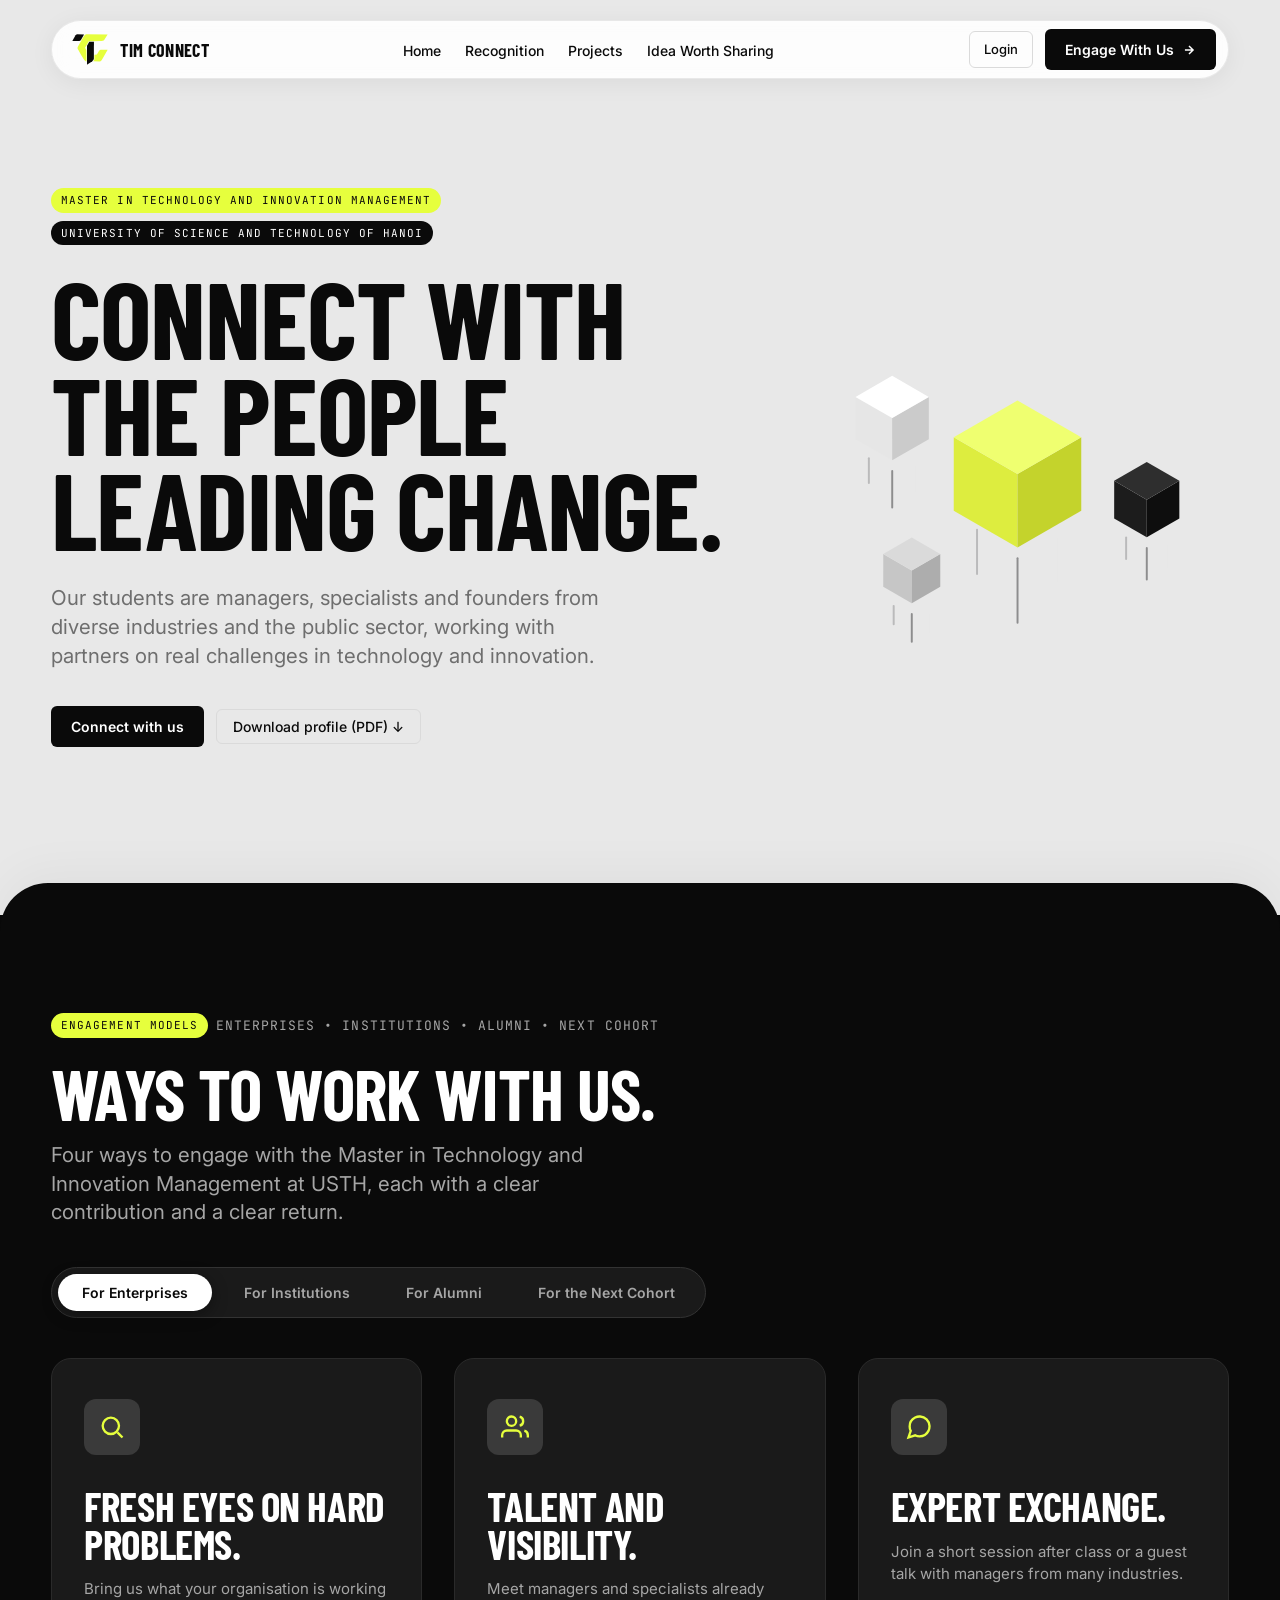
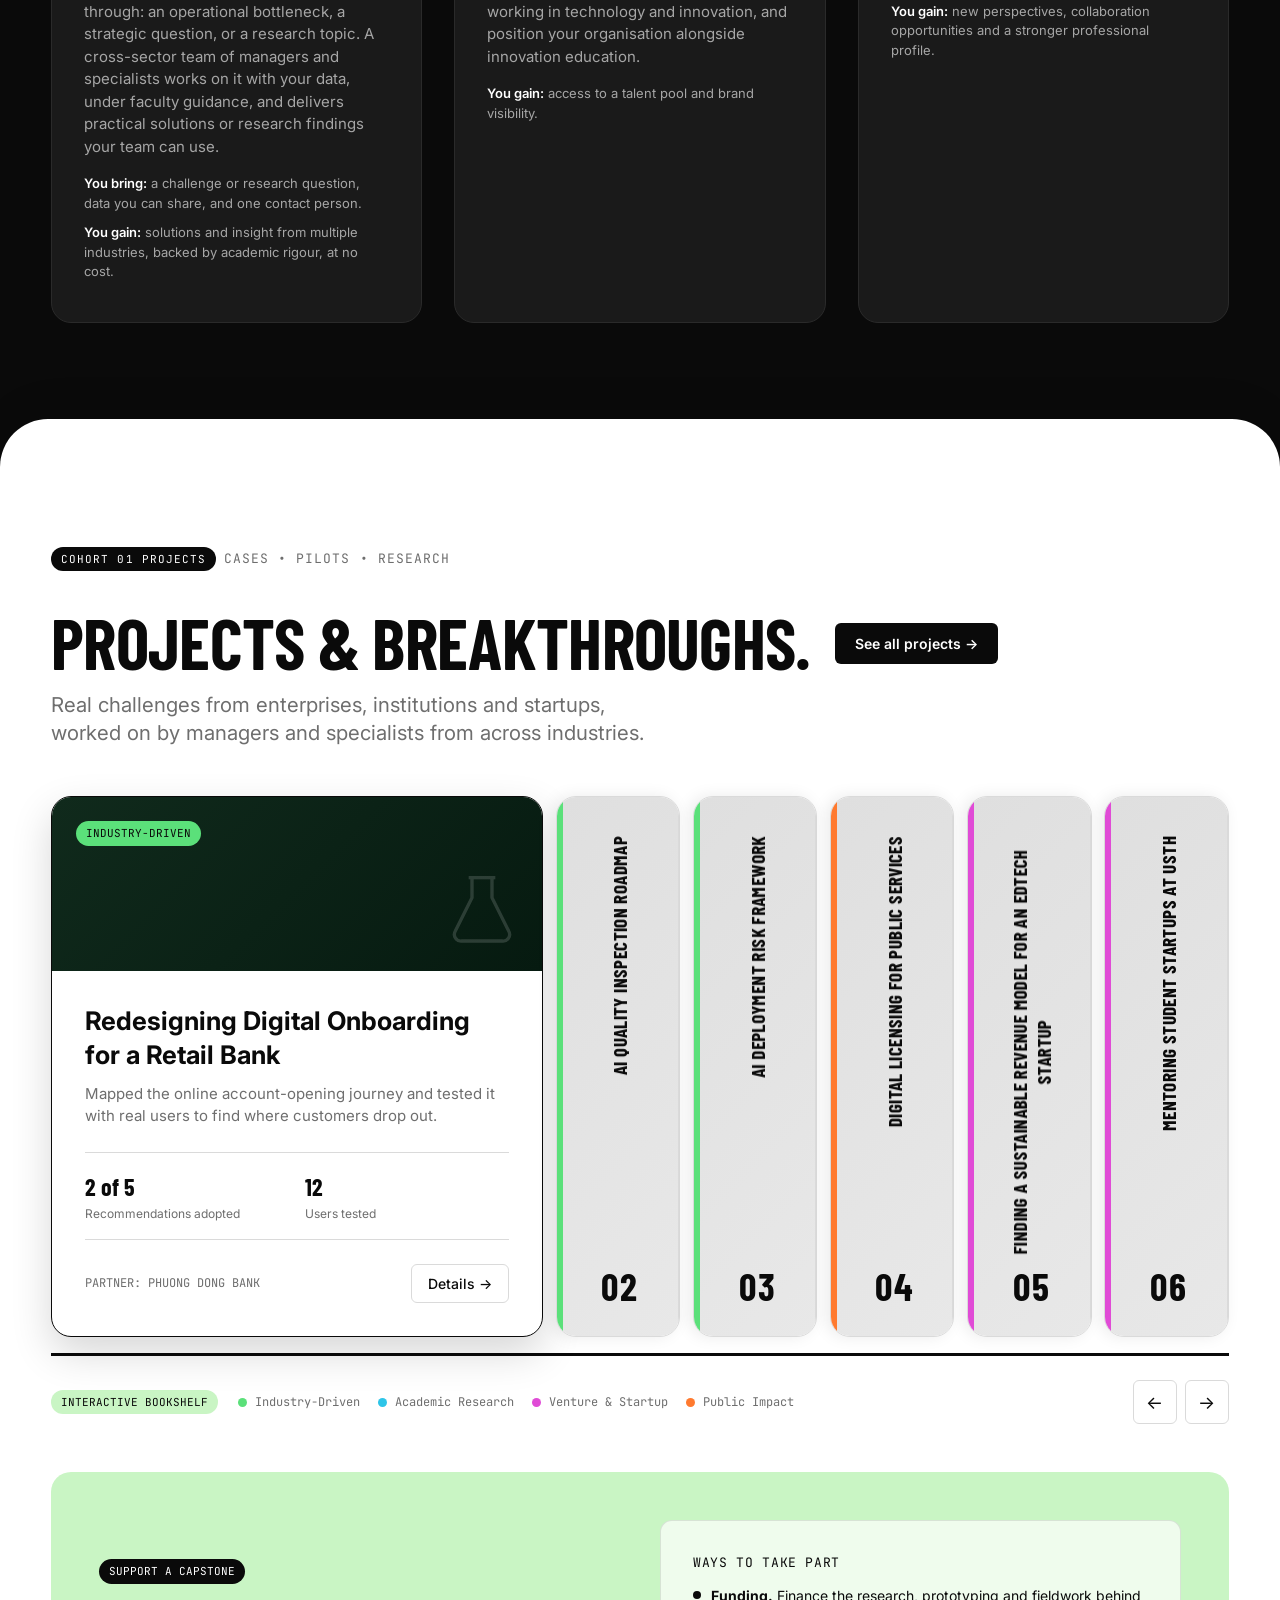
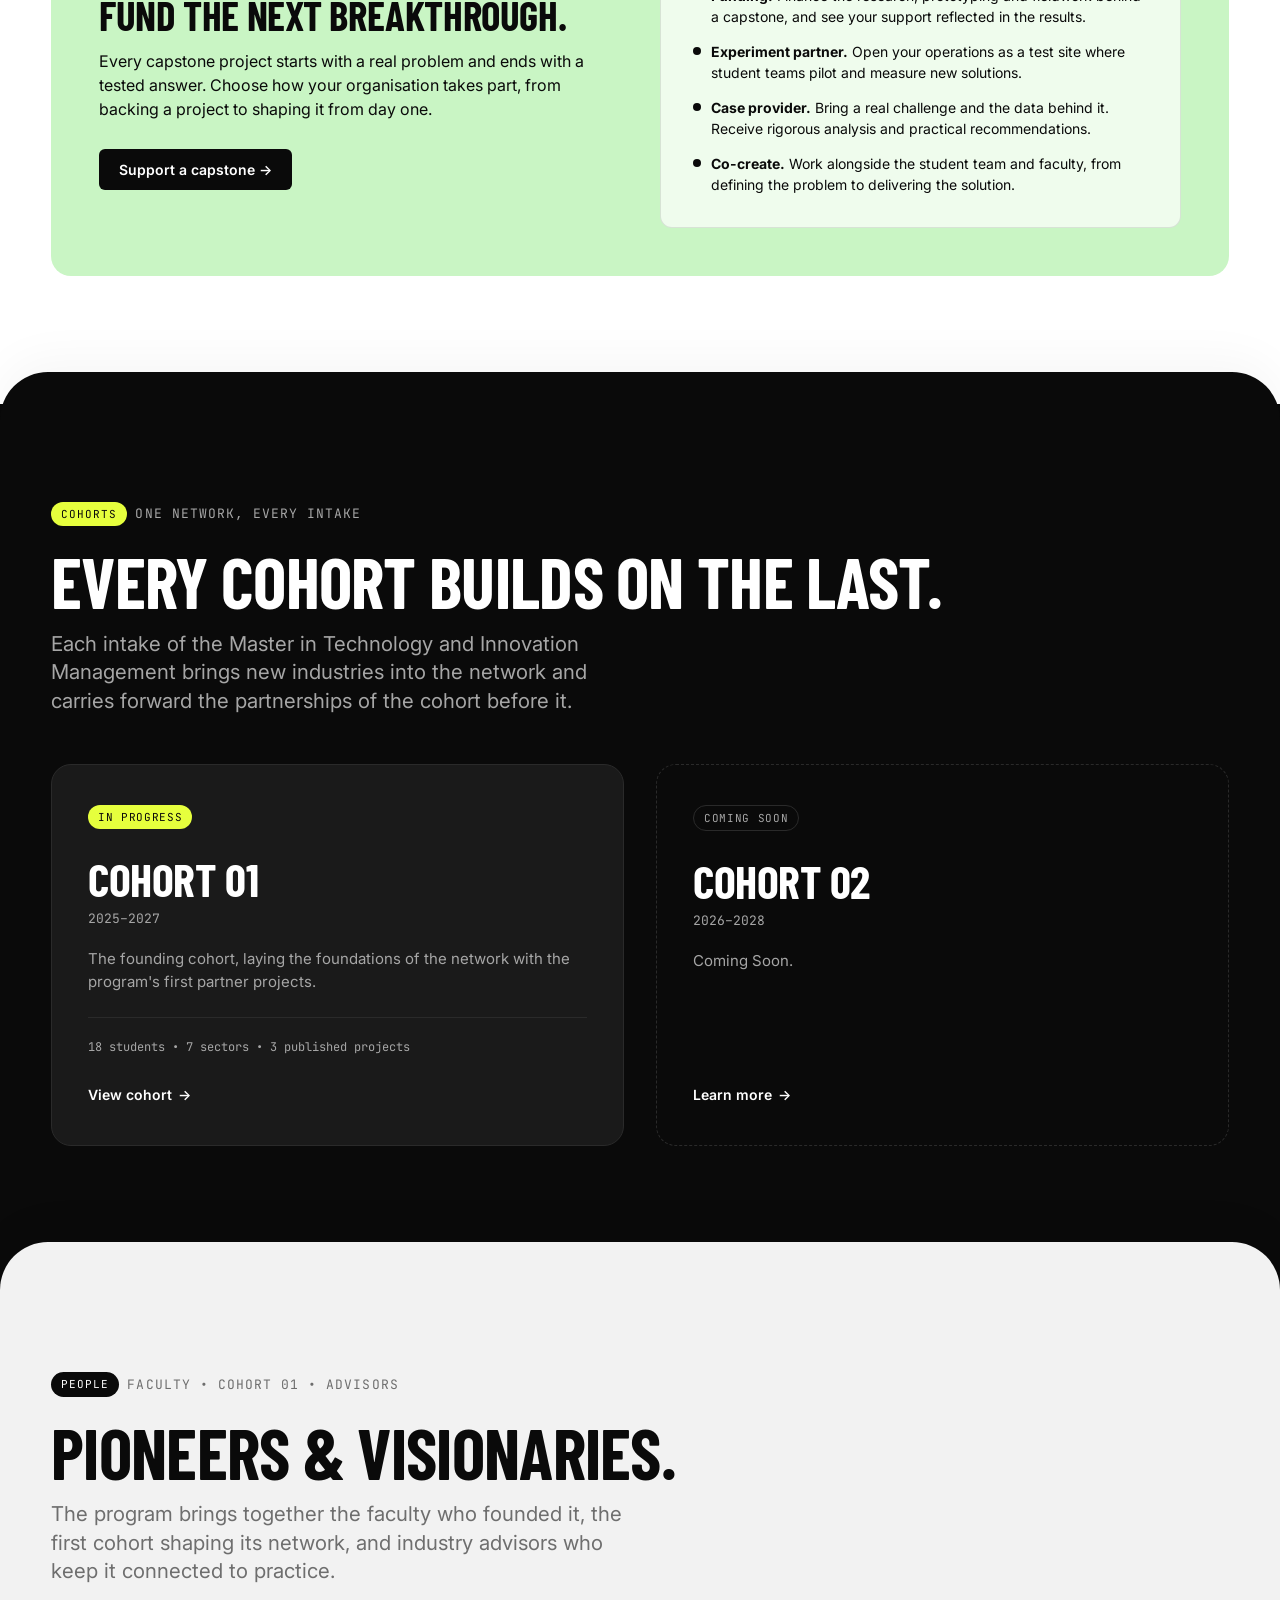
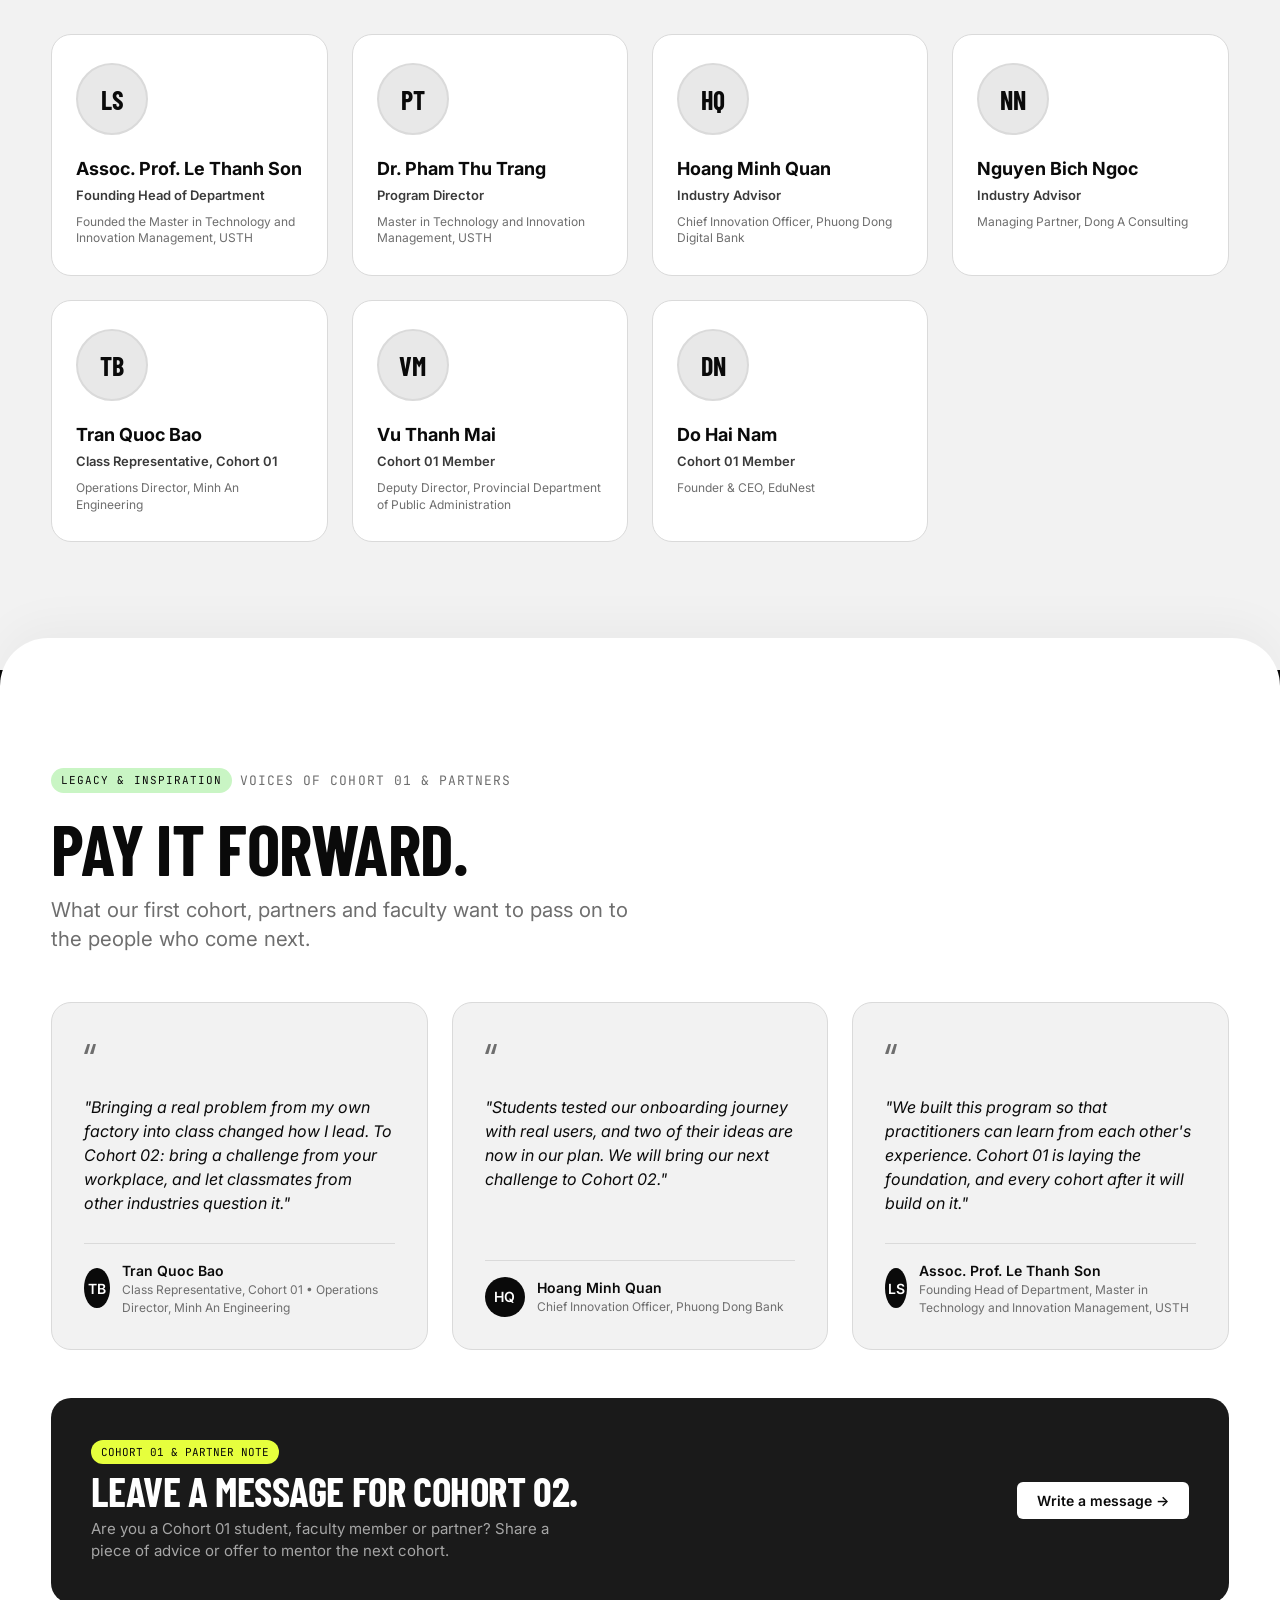
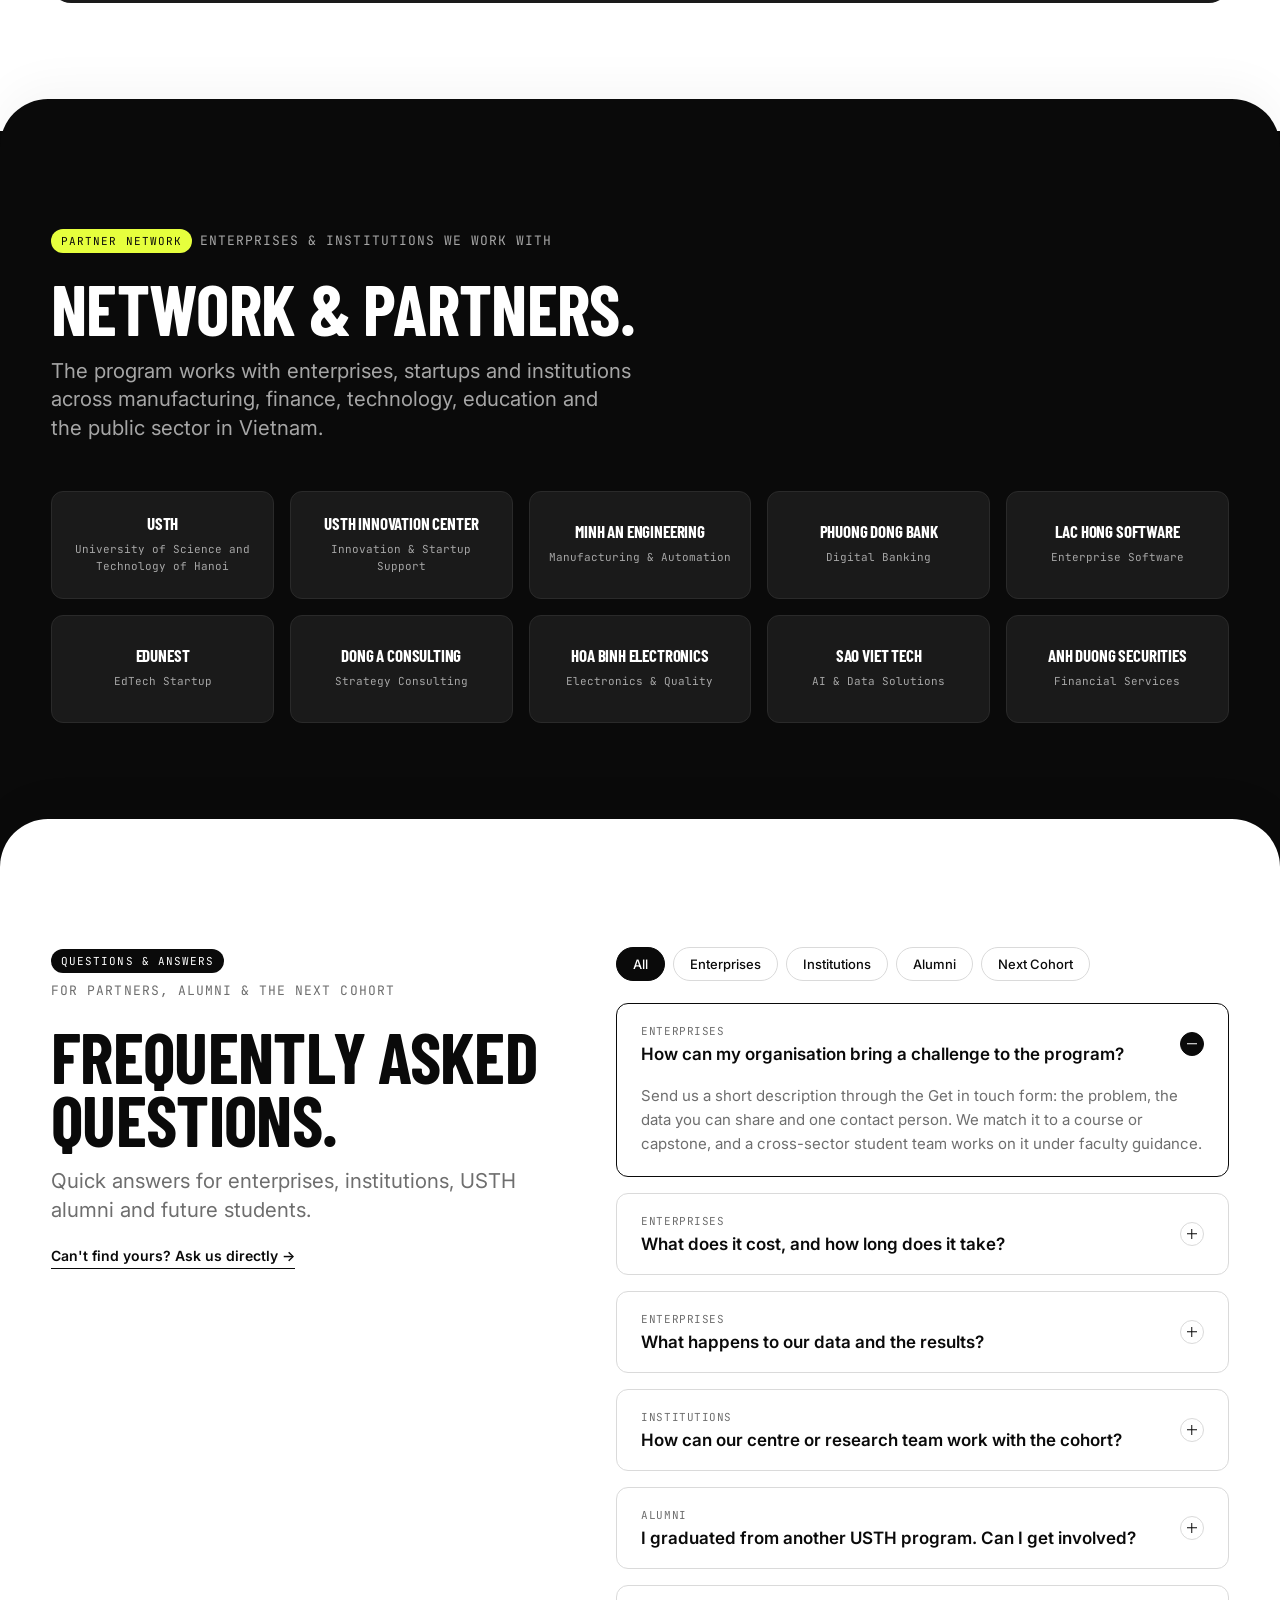
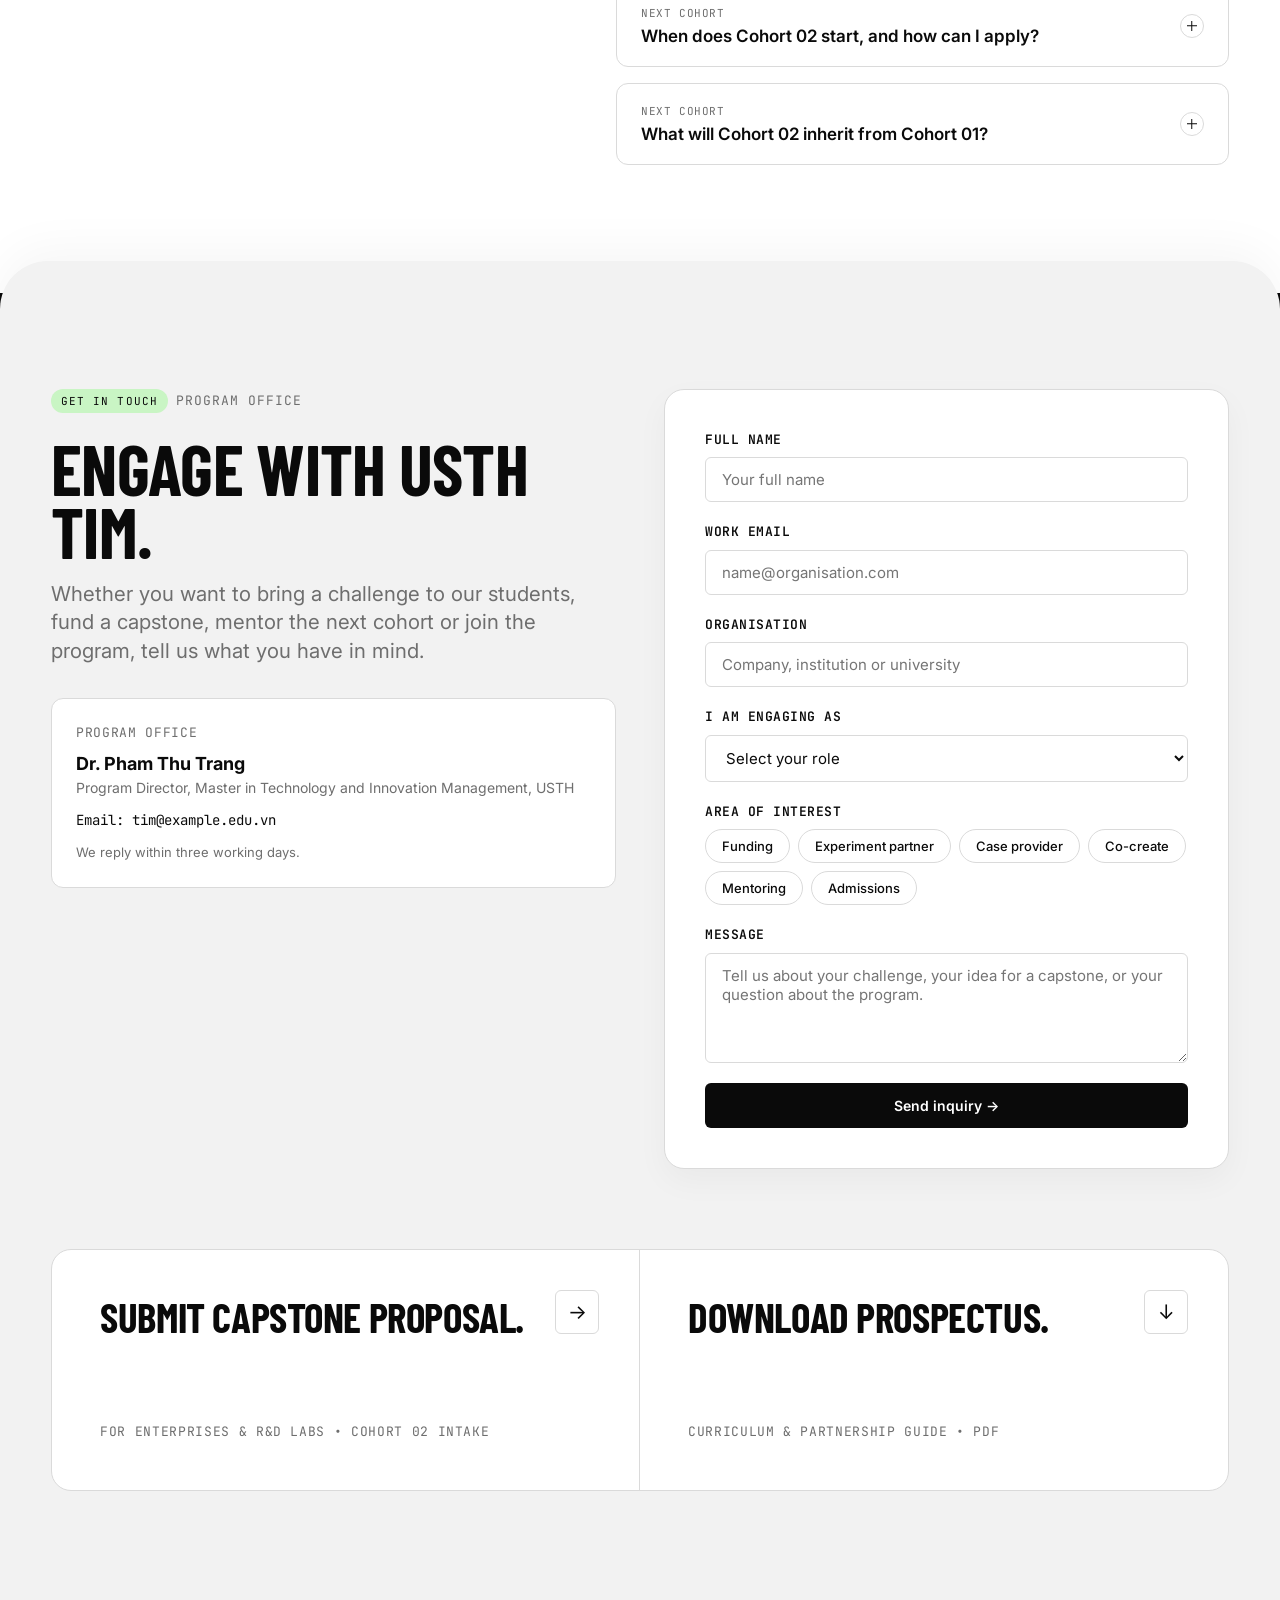
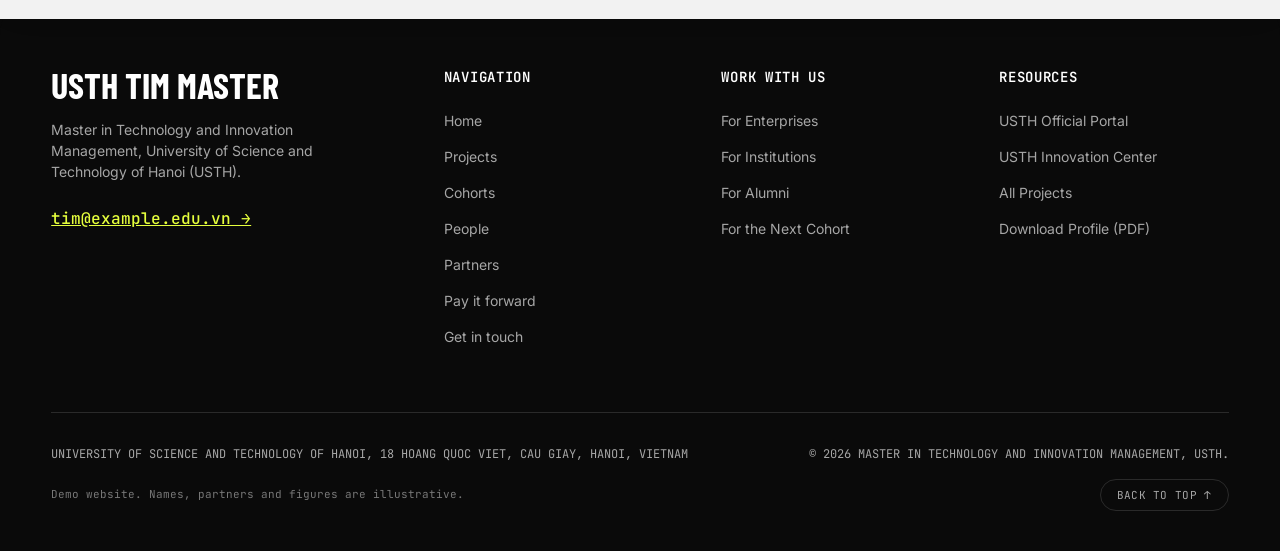
<file: index.html>
<!DOCTYPE html>
<html lang="en">
<head>
  <meta charset="UTF-8">
  <meta name="viewport" content="width=device-width, initial-scale=1.0">
  <title>Technology & Innovation Management (TIM) | USTH Master Program</title>
  <meta name="description" content="Official portfolio of the Master in Technology and Innovation Management (TIM) at University of Science and Technology of Hanoi (USTH). Honoring Gen 1 legacy and welcoming Gen 2 partners, enterprises, sponsors, and alumni.">
  
  <!-- Fonts -->
  <link rel="preconnect" href="https://fonts.googleapis.com">
  <link rel="preconnect" href="https://fonts.gstatic.com" crossorigin>
  <link href="https://fonts.googleapis.com/css2?family=Barlow+Condensed:wght@700&family=Inter:wght@400;500;600;700&family=JetBrains+Mono:wght@400;500&display=swap" rel="stylesheet">
  
  <!-- Stylesheet -->
  <link rel="stylesheet" href="styles.css">
</head>
<body>

  <!-- Floating Navigation Header -->
  <header class="header-nav" id="mainHeader">
    <div class="nav-container">
      <a href="#hero" class="nav-brand">
        <img src="/tim-connect-logo.svg" alt="TIM Connect logo" class="nav-brand-logo">
        <div class="nav-brand-text">
          <span class="nav-brand-title">TIM CONNECT</span>
        </div>
      </a>

      <nav>
        <ul class="nav-links">
          <li><a href="/">Home</a></li>
          <li><a href="/recognition">Recognition</a></li>
          <li><a href="/projects">Projects</a></li>
          <li><a href="/blog">Idea Worth Sharing</a></li>
        </ul>
      </nav>

      <div class="nav-right-actions" style="display: flex; align-items: center; gap: 12px;">
        <a href="/admin" class="btn-outlined nav-portal-btn" style="font-size: 13px; padding: 8px 14px;">
          <span>Login</span>
        </a>

        <a href="#contact" class="btn-primary">
          <span>Engage With Us</span>
          <svg width="14" height="14" viewBox="0 0 24 24" fill="none" stroke="currentColor" stroke-width="2.5"><path d="M5 12h14M12 5l7 7-7 7"/></svg>
        </a>
      </div>

      <button class="nav-mobile-toggle" aria-label="Toggle Navigation">
        <span></span>
        <span></span>
        <span></span>
      </button>
    </div>
  </header>

  <main class="sheet-wrapper">

    <!-- ==========================================
         SECTION 1: HERO (Sheet Canvas)
         ========================================== -->
    <section class="sheet sheet-canvas" id="hero">
      <div class="container">
        <div class="hero-grid">
          <div class="hero-content">
            <div class="section-meta">
              <span class="badge-tag badge-tag-signal">MASTER IN TECHNOLOGY AND INNOVATION MANAGEMENT</span>
              <span class="badge-tag">UNIVERSITY OF SCIENCE AND TECHNOLOGY OF HANOI</span>
            </div>

            <h1 class="display-xl hero-title">
              CONNECT WITH THE PEOPLE LEADING CHANGE.
            </h1>

            <p class="lead-text hero-lead">
              Our students are managers, specialists and founders from diverse industries and the public sector, working with partners on real challenges in technology and innovation.
            </p>

            <div class="hero-cta-row">
              <a href="#contact" class="btn-primary">Connect with us</a>
              <button class="btn-outlined" id="downloadProfileBtn">Download profile (PDF) &darr;</button>
            </div>
          </div>

          <!-- Hero 3D Graphic Canvas / Visual Render -->
          <div class="hero-visual-wrapper">
            <div class="hero-visual-card">
              <div class="hero-art-container">
                <img src="hero-lift-off.svg" alt="A yellow cube launches upward first, then white, black and grey cubes follow and float around it" class="hero-art-illustration">
              </div>
            </div>
          </div>
        </div>
      </div>
    </section>

    <!-- ==========================================
         SECTION 2: COLLABORATION & PARTNERSHIP (Dark Sheet)
         ========================================== -->
    <section class="sheet sheet-dark" id="collaboration">
      <div class="container">
        <div class="collab-header">
          <div class="section-meta section-meta-dark">
            <span class="badge-tag badge-tag-signal">ENGAGEMENT MODELS</span>
            <span>ENTERPRISES &bull; INSTITUTIONS &bull; ALUMNI &bull; NEXT COHORT</span>
          </div>

          <h2 class="display-l">
            WAYS TO WORK WITH US.
          </h2>

          <p class="lead-text lead-text-dark" style="margin-top: 16px;">
            Four ways to engage with the Master in Technology and Innovation Management at USTH, each with a clear contribution and a clear return.
          </p>
        </div>

          <div class="collab-tabs-container">
            <div class="collab-tabs-wrapper">
              <button class="collab-tab-btn active" data-panel="collabPanelEnterprises">For Enterprises</button>
              <button class="collab-tab-btn" data-panel="collabPanelInstitutions">For Institutions</button>
              <button class="collab-tab-btn" data-panel="collabPanelAlumni">For Alumni</button>
              <button class="collab-tab-btn" data-panel="collabPanelCohort">For the Next Cohort</button>
            </div>
          </div>

        <!-- Panel 1: For Enterprises -->
        <div class="collab-grid collab-panel" id="collabPanelEnterprises" style="display: grid;">
          <!-- Card 1 -->
          <div class="capability-card">
            <div>
              <div class="capability-icon-box">
                <svg width="28" height="28" viewBox="0 0 24 24" fill="none" stroke="currentColor" stroke-width="2"><circle cx="11" cy="11" r="7"/><line x1="21" y1="21" x2="16.65" y2="16.65"/></svg>
              </div>
              <h3 class="display-m capability-title">FRESH EYES ON HARD PROBLEMS.</h3>
              <p class="capability-desc">
                Bring us what your organisation is working through: an operational bottleneck, a strategic question, or a research topic. A cross-sector team of managers and specialists works on it with your data, under faculty guidance, and delivers practical solutions or research findings your team can use.
              </p>
              <p class="capability-meta"><strong>You bring:</strong> a challenge or research question, data you can share, and one contact person.</p>
              <p class="capability-meta"><strong>You gain:</strong> solutions and insight from multiple industries, backed by academic rigour, at no cost.</p>
            </div>
          </div>

          <!-- Card 2 -->
          <div class="capability-card">
            <div>
              <div class="capability-icon-box">
                <svg width="28" height="28" viewBox="0 0 24 24" fill="none" stroke="currentColor" stroke-width="2"><path d="M17 21v-2a4 4 0 0 0-4-4H5a4 4 0 0 0-4 4v2"/><circle cx="9" cy="7" r="4"/><path d="M23 21v-2a4 4 0 0 0-3-3.87"/><path d="M16 3.13a4 4 0 0 1 0 7.75"/></svg>
              </div>
              <h3 class="display-m capability-title">TALENT AND VISIBILITY.</h3>
              <p class="capability-desc">
                Meet managers and specialists already working in technology and innovation, and position your organisation alongside innovation education.
              </p>
              <p class="capability-meta"><strong>You gain:</strong> access to a talent pool and brand visibility.</p>
            </div>
          </div>

          <!-- Card 3 -->
          <div class="capability-card">
            <div>
              <div class="capability-icon-box">
                <svg width="28" height="28" viewBox="0 0 24 24" fill="none" stroke="currentColor" stroke-width="2"><path d="M21 11.5a8.38 8.38 0 0 1-.9 3.8 8.5 8.5 0 0 1-7.6 4.7 8.38 8.38 0 0 1-3.8-.9L3 21l1.9-5.7a8.38 8.38 0 0 1-.9-3.8 8.5 8.5 0 0 1 4.7-7.6 8.38 8.38 0 0 1 3.8-.9h.5a8.48 8.48 0 0 1 8 8v.5z"/></svg>
              </div>
              <h3 class="display-m capability-title">EXPERT EXCHANGE.</h3>
              <p class="capability-desc">
                Join a short session after class or a guest talk with managers from many industries.
              </p>
              <p class="capability-meta"><strong>You gain:</strong> new perspectives, collaboration opportunities and a stronger professional profile.</p>
            </div>
          </div>
        </div>

        <!-- Panel 2: For Institutions -->
        <div class="collab-grid collab-panel" id="collabPanelInstitutions" style="display: none;">
          <!-- Card 1 -->
          <div class="capability-card">
            <div>
              <div class="capability-icon-box" style="color: var(--mint);">
                <svg width="28" height="28" viewBox="0 0 24 24" fill="none" stroke="currentColor" stroke-width="2"><polyline points="23 6 13.5 15.5 8.5 10.5 1 18"/><polyline points="17 6 23 6 23 12"/></svg>
              </div>
              <h3 class="display-m capability-title">STARTUP MENTORING.</h3>
              <p class="capability-desc">
                Teams of three students from different sectors mentor a student startup, one session per month for a semester.
              </p>
              <p class="capability-meta"><strong>You gain:</strong> experienced mentors at no cost.</p>
            </div>
          </div>

          <!-- Card 2 -->
          <div class="capability-card">
            <div>
              <div class="capability-icon-box" style="color: var(--mint);">
                <svg width="28" height="28" viewBox="0 0 24 24" fill="none" stroke="currentColor" stroke-width="2"><path d="M9 2v6L4 18a2 2 0 0 0 2 3h12a2 2 0 0 0 2-3L15 8V2"/><line x1="8" y1="2" x2="16" y2="2"/></svg>
              </div>
              <h3 class="display-m capability-title">RESEARCH COLLABORATION.</h3>
              <p class="capability-desc">
                Faculty projects gain participants with industry experience, real cases and enterprise data.
              </p>
              <p class="capability-meta"><strong>You gain:</strong> stronger links between research and practice.</p>
            </div>
          </div>

          <!-- Card 3 -->
          <div class="capability-card">
            <div>
              <div class="capability-icon-box" style="color: var(--mint);">
                <svg width="28" height="28" viewBox="0 0 24 24" fill="none" stroke="currentColor" stroke-width="2"><path d="M20.59 13.41L13.42 20.58a2 2 0 0 1-2.83 0L2 12V2h10l8.59 8.59a2 2 0 0 1 0 2.82z"/><line x1="7" y1="7" x2="7.01" y2="7"/></svg>
              </div>
              <h3 class="display-m capability-title">COMMERCIALISATION SUPPORT.</h3>
              <p class="capability-desc">
                Students and their enterprise networks help explore the commercialisation and IP valuation of research results.
              </p>
              <p class="capability-meta"><strong>Status:</strong> exploratory, developed case by case.</p>
            </div>
          </div>
        </div>

        <!-- Panel 3: For Alumni -->
        <div class="collab-grid collab-panel" id="collabPanelAlumni" style="display: none;">
          <!-- Card 1 -->
          <div class="capability-card">
            <div>
              <div class="capability-icon-box" style="color: var(--render-cyan);">
                <svg width="28" height="28" viewBox="0 0 24 24" fill="none" stroke="currentColor" stroke-width="2"><path d="M12 1a3 3 0 0 0-3 3v8a3 3 0 0 0 6 0V4a3 3 0 0 0-3-3z"/><path d="M19 10v2a7 7 0 0 1-14 0v-2"/><line x1="12" y1="19" x2="12" y2="23"/><line x1="8" y1="23" x2="16" y2="23"/></svg>
              </div>
              <h3 class="display-m capability-title">RETURN AS A SPEAKER OR MENTOR.</h3>
              <p class="capability-desc">
                Share your experience with current cohorts through talks or startup mentoring.
              </p>
            </div>
          </div>

          <!-- Card 2 -->
          <div class="capability-card">
            <div>
              <div class="capability-icon-box" style="color: var(--render-cyan);">
                <svg width="28" height="28" viewBox="0 0 24 24" fill="none" stroke="currentColor" stroke-width="2"><rect x="2" y="7" width="20" height="14" rx="2" ry="2"/><path d="M16 21V5a2 2 0 0 0-2-2h-4a2 2 0 0 0-2 2v16"/></svg>
              </div>
              <h3 class="display-m capability-title">HIRE FROM THE NETWORK.</h3>
              <p class="capability-desc">
                Find candidates among current students and fellow alumni across industries.
              </p>
            </div>
          </div>

          <!-- Card 3 -->
          <div class="capability-card">
            <div>
              <div class="capability-icon-box" style="color: var(--render-cyan);">
                <svg width="28" height="28" viewBox="0 0 24 24" fill="none" stroke="currentColor" stroke-width="2"><path d="M4 15s1-1 4-1 5 2 8 2 4-1 4-1V3s-1 1-4 1-5-2-8-2-4 1-4 1z"/><line x1="4" y1="22" x2="4" y2="15"/></svg>
              </div>
              <h3 class="display-m capability-title">BRING YOUR ORGANISATION'S CHALLENGE.</h3>
              <p class="capability-desc">
                Turn a challenge at your workplace into a project for the next cohort.
              </p>
            </div>
          </div>
        </div>

        <!-- Panel 4: For the Next Cohort -->
        <div class="collab-grid collab-panel" id="collabPanelCohort" style="display: none;">
          <!-- Card 1 -->
          <div class="capability-card">
            <div>
              <div class="capability-icon-box" style="color: var(--render-orange);">
                <svg width="28" height="28" viewBox="0 0 24 24" fill="none" stroke="currentColor" stroke-width="2"><path d="M12 2L2 7l10 5 10-5-10-5zM2 17l10 5 10-5M2 12l10 5 10-5"/></svg>
              </div>
              <h3 class="display-m capability-title">START WITH A NETWORK.</h3>
              <p class="capability-desc">
                Inherit active partners, ongoing projects and contacts from the cohorts before you.
              </p>
            </div>
          </div>

          <!-- Card 2 -->
          <div class="capability-card">
            <div>
              <div class="capability-icon-box" style="color: var(--render-orange);">
                <svg width="28" height="28" viewBox="0 0 24 24" fill="none" stroke="currentColor" stroke-width="2"><path d="M4 19.5A2.5 2.5 0 0 1 6.5 17H20"/><path d="M6.5 2H20v20H6.5A2.5 2.5 0 0 1 4 19.5v-15A2.5 2.5 0 0 1 6.5 2z"/></svg>
              </div>
              <h3 class="display-m capability-title">LEARN FROM THOSE BEFORE YOU.</h3>
              <p class="capability-desc">
                A handbook of practical lessons on working with each partner, written by previous cohorts.
              </p>
            </div>
          </div>

          <!-- Card 3 -->
          <div class="capability-card">
            <div>
              <div class="capability-icon-box" style="color: var(--render-orange);">
                <svg width="28" height="28" viewBox="0 0 24 24" fill="none" stroke="currentColor" stroke-width="2"><circle cx="12" cy="12" r="10"/><circle cx="12" cy="12" r="6"/><circle cx="12" cy="12" r="2"/></svg>
              </div>
              <h3 class="display-m capability-title">TEST YOUR OWN IDEAS.</h3>
              <p class="capability-desc">
                Use the program as a testing ground for challenges, products and services from your own organisation, with feedback from faculty and experts.
              </p>
            </div>
          </div>
        </div>
      </div>
    </section>

    <!-- ==========================================
         SECTION 3: PROJECTS & ACHIEVEMENTS (Surface Sheet)
         ========================================== -->
    <section class="sheet sheet-surface" id="projects">
      <div class="container">
        <div class="projects-header">
          <div class="section-meta">
            <span class="badge-tag">COHORT 01 PROJECTS</span>
            <span>CASES &bull; PILOTS &bull; RESEARCH</span>
          </div>

          <div class="projects-top-bar">
            <div class="title-with-btn">
              <h2 class="display-l">PROJECTS & BREAKTHROUGHS.</h2>
              <a href="/projects" class="btn-primary">See all projects &rarr;</a>
            </div>
          </div>

          <p class="lead-text" style="margin-top: 16px; max-width: 620px;">
            Real challenges from enterprises, institutions and startups, worked on by managers and specialists from across industries.
          </p>
        </div>

        <div class="bookshelf-wrapper">
          <div class="bookshelf-carousel" id="projectsCarousel">
            <!-- Rendered by projects-render.js from window.PROJECTS_DATA -->
          </div>

          <!-- Bottom Arrow Controls Under Carousel -->
          <div class="carousel-bottom-controls">
            <div class="bookshelf-hint">
              <span class="badge-tag badge-tag-mint">INTERACTIVE BOOKSHELF</span>
              <div class="bookshelf-legend" id="bookshelfLegend"></div>
            </div>
            <div class="carousel-nav-btns">
              <button class="carousel-arrow-btn" id="prevProjectBtn" aria-label="Previous Project">&larr;</button>
              <button class="carousel-arrow-btn" id="nextProjectBtn" aria-label="Next Project">&rarr;</button>
            </div>
          </div>
        </div>

        <!-- Featured Mint Slide Panel -->
        <div class="featured-mint-card">
          <div>
            <span class="badge-tag" style="background: var(--ink); color: var(--on-ink); margin-bottom: 12px; display: inline-block;">SUPPORT A CAPSTONE</span>
            <h3 class="display-m mint-content-title">FUND THE NEXT BREAKTHROUGH.</h3>
            <p class="mint-content-text">
              Every capstone project starts with a real problem and ends with a tested answer. Choose how your organisation takes part, from backing a project to shaping it from day one.
            </p>
            <a href="#contact" class="btn-primary">Support a capstone &rarr;</a>
          </div>

          <div style="background: rgba(255,255,255,0.7); padding: 32px; border-radius: var(--radius-tile); border: 1px solid rgba(0,0,0,0.1);">
            <div class="mono-text" style="color: var(--ink); margin-bottom: 12px;">WAYS TO TAKE PART</div>
            <ul style="list-style: none; display: flex; flex-direction: column; gap: 14px; font-size: 14px; color: var(--ink); line-height: 1.5;">
              <li style="display: flex; gap: 10px; align-items: flex-start;">
                <span style="width: 8px; height: 8px; margin-top: 6px; background: var(--ink); border-radius: 50%; flex-shrink: 0;"></span>
                <span><strong>Funding.</strong> Finance the research, prototyping and fieldwork behind a capstone, and see your support reflected in the results.</span>
              </li>
              <li style="display: flex; gap: 10px; align-items: flex-start;">
                <span style="width: 8px; height: 8px; margin-top: 6px; background: var(--ink); border-radius: 50%; flex-shrink: 0;"></span>
                <span><strong>Experiment partner.</strong> Open your operations as a test site where student teams pilot and measure new solutions.</span>
              </li>
              <li style="display: flex; gap: 10px; align-items: flex-start;">
                <span style="width: 8px; height: 8px; margin-top: 6px; background: var(--ink); border-radius: 50%; flex-shrink: 0;"></span>
                <span><strong>Case provider.</strong> Bring a real challenge and the data behind it. Receive rigorous analysis and practical recommendations.</span>
              </li>
              <li style="display: flex; gap: 10px; align-items: flex-start;">
                <span style="width: 8px; height: 8px; margin-top: 6px; background: var(--ink); border-radius: 50%; flex-shrink: 0;"></span>
                <span><strong>Co-create.</strong> Work alongside the student team and faculty, from defining the problem to delivering the solution.</span>
              </li>
            </ul>
          </div>
        </div>

      </div>
    </section>

    <!-- ==========================================
         SECTION 3B: COHORTS (Dark Sheet)
         ========================================== -->
    <section class="sheet sheet-dark" id="cohorts">
      <div class="container">
        <div class="section-meta section-meta-dark">
          <span class="badge-tag badge-tag-signal">COHORTS</span>
          <span>ONE NETWORK, EVERY INTAKE</span>
        </div>

        <h2 class="display-l">EVERY COHORT BUILDS ON THE LAST.</h2>

        <p class="lead-text lead-text-dark" style="margin-top: 16px;">
          Each intake of the Master in Technology and Innovation Management brings new industries into the network and carries forward the partnerships of the cohort before it.
        </p>

        <div class="cohorts-grid">
          <a href="/cohorts/cohort-01" class="cohort-card cohort-card-active">
            <div class="cohort-card-top">
              <span class="cohort-status-badge cohort-status-active">IN PROGRESS</span>
            </div>
            <h3 class="cohort-card-name">COHORT 01</h3>
            <div class="cohort-card-period">2025&ndash;2027</div>
            <p class="cohort-card-desc">The founding cohort, laying the foundations of the network with the program's first partner projects.</p>
            <div class="cohort-card-stats">18 students &bull; 7 sectors &bull; 3 published projects</div>
            <span class="cohort-card-cta">View cohort <span class="arrow">&rarr;</span></span>
          </a>

          <a href="/cohorts/cohort-02" class="cohort-card cohort-card-upcoming">
            <div class="cohort-card-top">
              <span class="cohort-status-badge cohort-status-upcoming">COMING SOON</span>
            </div>
            <h3 class="cohort-card-name">COHORT 02</h3>
            <div class="cohort-card-period">2026&ndash;2028</div>
            <p class="cohort-card-desc">Coming Soon.</p>
            <span class="cohort-card-cta">Learn more <span class="arrow">&rarr;</span></span>
          </a>
        </div>
      </div>
    </section>

    <!-- ==========================================
         SECTION 4: FOUNDERS & ADVISORS (Canvas Soft Sheet)
         ========================================== -->
    <section class="sheet sheet-canvas-soft" id="founders">
      <div class="container">
        <div class="section-meta">
          <span class="badge-tag">PEOPLE</span>
          <span>FACULTY &bull; COHORT 01 &bull; ADVISORS</span>
        </div>

        <h2 class="display-l">PIONEERS & VISIONARIES.</h2>

        <p class="lead-text" style="margin-top: 16px;">
          The program brings together the faculty who founded it, the first cohort shaping its network, and industry advisors who keep it connected to practice.
        </p>

        <div class="founders-grid">
          <!-- Founding Head of Department -->
          <div class="advisor-card">
            <div class="advisor-avatar-box">LS</div>
            <h3 class="advisor-name">Assoc. Prof. Le Thanh Son</h3>
            <div class="advisor-role">Founding Head of Department</div>
            <div class="advisor-affil">Founded the Master in Technology and Innovation Management, USTH</div>
          </div>

          <!-- Program Director -->
          <div class="advisor-card">
            <div class="advisor-avatar-box">PT</div>
            <h3 class="advisor-name">Dr. Pham Thu Trang</h3>
            <div class="advisor-role">Program Director</div>
            <div class="advisor-affil">Master in Technology and Innovation Management, USTH</div>
          </div>

          <!-- Industry Advisor -->
          <div class="advisor-card">
            <div class="advisor-avatar-box">HQ</div>
            <h3 class="advisor-name">Hoang Minh Quan</h3>
            <div class="advisor-role">Industry Advisor</div>
            <div class="advisor-affil">Chief Innovation Officer, Phuong Dong Digital Bank</div>
          </div>

          <!-- Industry Advisor -->
          <div class="advisor-card">
            <div class="advisor-avatar-box">NN</div>
            <h3 class="advisor-name">Nguyen Bich Ngoc</h3>
            <div class="advisor-role">Industry Advisor</div>
            <div class="advisor-affil">Managing Partner, Dong A Consulting</div>
          </div>

          <!-- Cohort 01: Class Representative -->
          <div class="advisor-card">
            <div class="advisor-avatar-box">TB</div>
            <h3 class="advisor-name">Tran Quoc Bao</h3>
            <div class="advisor-role">Class Representative, Cohort 01</div>
            <div class="advisor-affil">Operations Director, Minh An Engineering</div>
          </div>

          <!-- Cohort 01: Member -->
          <div class="advisor-card">
            <div class="advisor-avatar-box">VM</div>
            <h3 class="advisor-name">Vu Thanh Mai</h3>
            <div class="advisor-role">Cohort 01 Member</div>
            <div class="advisor-affil">Deputy Director, Provincial Department of Public Administration</div>
          </div>

          <!-- Cohort 01: Member -->
          <div class="advisor-card">
            <div class="advisor-avatar-box">DN</div>
            <h3 class="advisor-name">Do Hai Nam</h3>
            <div class="advisor-role">Cohort 01 Member</div>
            <div class="advisor-affil">Founder &amp; CEO, EduNest</div>
          </div>
        </div>
      </div>
    </section>

    <!-- ==========================================
         SECTION 5: PAY IT FORWARD MESSAGES (Surface Sheet)
         ========================================== -->
    <section class="sheet sheet-surface" id="pay-it-forward">
      <div class="container">
        <div class="messages-header">
          <div class="section-meta">
            <span class="badge-tag badge-tag-mint">LEGACY & INSPIRATION</span>
            <span>VOICES OF COHORT 01 &amp; PARTNERS</span>
          </div>

          <h2 class="display-l">PAY IT FORWARD.</h2>
          <p class="lead-text" style="margin-top: 16px;">
            What our first cohort, partners and faculty want to pass on to the people who come next.
          </p>
        </div>

        <div class="messages-carousel">
          <!-- Quote 1 -->
          <div class="quote-card">
            <div>
              <div class="quote-icon">&ldquo;</div>
              <p class="quote-text">
                "Bringing a real problem from my own factory into class changed how I lead. To Cohort 02: bring a challenge from your workplace, and let classmates from other industries question it."
              </p>
            </div>
            <div class="quote-author">
              <div class="author-avatar">TB</div>
              <div>
                <div class="author-name">Tran Quoc Bao</div>
                <div class="author-sub">Class Representative, Cohort 01 &bull; Operations Director, Minh An Engineering</div>
              </div>
            </div>
          </div>

          <!-- Quote 2 -->
          <div class="quote-card">
            <div>
              <div class="quote-icon">&ldquo;</div>
              <p class="quote-text">
                "Students tested our onboarding journey with real users, and two of their ideas are now in our plan. We will bring our next challenge to Cohort 02."
              </p>
            </div>
            <div class="quote-author">
              <div class="author-avatar">HQ</div>
              <div>
                <div class="author-name">Hoang Minh Quan</div>
                <div class="author-sub">Chief Innovation Officer, Phuong Dong Bank</div>
              </div>
            </div>
          </div>

          <!-- Quote 3 -->
          <div class="quote-card">
            <div>
              <div class="quote-icon">&ldquo;</div>
              <p class="quote-text">
                "We built this program so that practitioners can learn from each other's experience. Cohort 01 is laying the foundation, and every cohort after it will build on it."
              </p>
            </div>
            <div class="quote-author">
              <div class="author-avatar">LS</div>
              <div>
                <div class="author-name">Assoc. Prof. Le Thanh Son</div>
                <div class="author-sub">Founding Head of Department, Master in Technology and Innovation Management, USTH</div>
              </div>
            </div>
          </div>
        </div>

        <!-- Pay it forward interactive element -->
        <div class="pay-forward-box">
          <div>
            <span class="badge-tag badge-tag-signal" style="margin-bottom: 8px; display: inline-block;">COHORT 01 & PARTNER NOTE</span>
            <h3 class="display-m" style="color: var(--on-ink);">LEAVE A MESSAGE FOR COHORT 02.</h3>
            <p style="color: var(--muted-on-ink); font-size: 15px; max-width: 500px; margin-top: 8px;">
              Are you a Cohort 01 student, faculty member or partner? Share a piece of advice or offer to mentor the next cohort.
            </p>
          </div>
          <button class="btn-primary btn-light" id="openNoteModalBtn">Write a message &rarr;</button>
        </div>

      </div>
    </section>

    <!-- ==========================================
         SECTION 6: ENGAGED INSTITUTIONS & PARTNERS (Dark Sheet)
         ========================================== -->
    <section class="sheet sheet-dark" id="partners">
      <div class="container">
        <div class="partners-header">
          <div class="section-meta section-meta-dark">
            <span class="badge-tag badge-tag-signal">PARTNER NETWORK</span>
            <span>ENTERPRISES & INSTITUTIONS WE WORK WITH</span>
          </div>

          <h2 class="display-l">NETWORK & PARTNERS.</h2>

          <p class="lead-text lead-text-dark" style="margin-top: 16px;">
            The program works with enterprises, startups and institutions across manufacturing, finance, technology, education and the public sector in Vietnam.
          </p>
        </div>

        <div class="logo-tiles-grid">
          <!-- Tile 1: USTH -->
          <div class="logo-tile">
            <div class="logo-tile-title">USTH</div>
            <div class="logo-tile-name">University of Science and Technology of Hanoi</div>
          </div>

          <!-- Tile 2: USTH Innovation Center -->
          <div class="logo-tile">
            <div class="logo-tile-title">USTH Innovation Center</div>
            <div class="logo-tile-name">Innovation &amp; Startup Support</div>
          </div>

          <!-- Tile 3: Minh An Engineering -->
          <div class="logo-tile">
            <div class="logo-tile-title">Minh An Engineering</div>
            <div class="logo-tile-name">Manufacturing &amp; Automation</div>
          </div>

          <!-- Tile 4: Phuong Dong Bank -->
          <div class="logo-tile">
            <div class="logo-tile-title">Phuong Dong Bank</div>
            <div class="logo-tile-name">Digital Banking</div>
          </div>

          <!-- Tile 5: Lac Hong Software -->
          <div class="logo-tile">
            <div class="logo-tile-title">Lac Hong Software</div>
            <div class="logo-tile-name">Enterprise Software</div>
          </div>

          <!-- Tile 6: EduNest -->
          <div class="logo-tile">
            <div class="logo-tile-title">EduNest</div>
            <div class="logo-tile-name">EdTech Startup</div>
          </div>

          <!-- Tile 7: Dong A Consulting -->
          <div class="logo-tile">
            <div class="logo-tile-title">Dong A Consulting</div>
            <div class="logo-tile-name">Strategy Consulting</div>
          </div>

          <!-- Tile 8: Hoa Binh Electronics -->
          <div class="logo-tile">
            <div class="logo-tile-title">Hoa Binh Electronics</div>
            <div class="logo-tile-name">Electronics &amp; Quality</div>
          </div>

          <!-- Tile 9: Sao Viet Tech -->
          <div class="logo-tile">
            <div class="logo-tile-title">Sao Viet Tech</div>
            <div class="logo-tile-name">AI &amp; Data Solutions</div>
          </div>

          <!-- Tile 10: Anh Duong Securities -->
          <div class="logo-tile">
            <div class="logo-tile-title">Anh Duong Securities</div>
            <div class="logo-tile-name">Financial Services</div>
          </div>
        </div>

      </div>
    </section>

    <!-- ==========================================
         SECTION 7: FREQUENTLY ASKED QUESTIONS (Surface Sheet)
         ========================================== -->
    <section class="sheet sheet-surface" id="faq">
      <div class="container">
        <div class="faq-grid">
          <div>
            <div class="section-meta">
              <span class="badge-tag">QUESTIONS & ANSWERS</span>
              <span>FOR PARTNERS, ALUMNI &amp; THE NEXT COHORT</span>
            </div>

            <h2 class="display-l">FREQUENTLY ASKED QUESTIONS.</h2>

            <p class="lead-text" style="margin-top: 16px;">
              Quick answers for enterprises, institutions, USTH alumni and future students.
            </p>

            <a href="#contact" class="faq-contact-link">Can't find yours? Ask us directly &rarr;</a>
          </div>

          <div class="faq-list-col">
            <div class="faq-filter-row" id="faqFilterRow">
              <button type="button" class="category-tab active" data-group="all">All</button>
              <button type="button" class="category-tab" data-group="enterprises">Enterprises</button>
              <button type="button" class="category-tab" data-group="institutions">Institutions</button>
              <button type="button" class="category-tab" data-group="alumni">Alumni</button>
              <button type="button" class="category-tab" data-group="next-cohort">Next Cohort</button>
            </div>

            <div class="faq-accordion" id="faqAccordion">
              <!-- FAQ 1 -->
              <div class="faq-item active" data-group="enterprises">
                <button class="faq-question">
                  <span class="faq-question-main">
                    <span class="faq-group-label">ENTERPRISES</span>
                    <span class="faq-question-text">How can my organisation bring a challenge to the program?</span>
                  </span>
                  <span class="faq-icon"></span>
                </button>
                <div class="faq-answer">
                  Send us a short description through the Get in touch form: the problem, the data you can share and one contact person. We match it to a course or capstone, and a cross-sector student team works on it under faculty guidance.
                </div>
              </div>

              <!-- FAQ 2 -->
              <div class="faq-item" data-group="enterprises">
                <button class="faq-question">
                  <span class="faq-question-main">
                    <span class="faq-group-label">ENTERPRISES</span>
                    <span class="faq-question-text">What does it cost, and how long does it take?</span>
                  </span>
                  <span class="faq-icon"></span>
                </button>
                <div class="faq-answer">
                  Bringing a challenge costs nothing. A course project usually runs 8 to 10 weeks, while a capstone can run longer. If you choose to fund a project, we agree the scope and budget with you before any work starts.
                </div>
              </div>

              <!-- FAQ 3 -->
              <div class="faq-item" data-group="enterprises">
                <button class="faq-question">
                  <span class="faq-question-main">
                    <span class="faq-group-label">ENTERPRISES</span>
                    <span class="faq-question-text">What happens to our data and the results?</span>
                  </span>
                  <span class="faq-icon"></span>
                </button>
                <div class="faq-answer">
                  You decide what data to share. We can sign a simple confidentiality agreement before the project starts, and nothing appears on this site without your approval.
                </div>
              </div>

              <!-- FAQ 4 -->
              <div class="faq-item" data-group="institutions">
                <button class="faq-question">
                  <span class="faq-question-main">
                    <span class="faq-group-label">INSTITUTIONS</span>
                    <span class="faq-question-text">How can our centre or research team work with the cohort?</span>
                  </span>
                  <span class="faq-icon"></span>
                </button>
                <div class="faq-answer">
                  Through startup mentoring, joint research and real cases for teaching. Tell us what you need, and we will suggest a format that fits your calendar.
                </div>
              </div>

              <!-- FAQ 5 -->
              <div class="faq-item" data-group="alumni">
                <button class="faq-question">
                  <span class="faq-question-main">
                    <span class="faq-group-label">ALUMNI</span>
                    <span class="faq-question-text">I graduated from another USTH program. Can I get involved?</span>
                  </span>
                  <span class="faq-icon"></span>
                </button>
                <div class="faq-answer">
                  Yes. USTH alumni are welcome as mentors, guest speakers or connectors to their organisations. Use the Get in touch form and choose "USTH alumni or mentor".
                </div>
              </div>

              <!-- FAQ 6 -->
              <div class="faq-item" data-group="next-cohort">
                <button class="faq-question">
                  <span class="faq-question-main">
                    <span class="faq-group-label">NEXT COHORT</span>
                    <span class="faq-question-text">When does Cohort 02 start, and how can I apply?</span>
                  </span>
                  <span class="faq-icon"></span>
                </button>
                <div class="faq-answer">
                  Cohort 02 is coming soon. Choose "Prospective student (Cohort 02)" in the Get in touch form, and we will send you admission details as soon as they are published.
                </div>
              </div>

              <!-- FAQ 7 -->
              <div class="faq-item" data-group="next-cohort">
                <button class="faq-question">
                  <span class="faq-question-main">
                    <span class="faq-group-label">NEXT COHORT</span>
                    <span class="faq-question-text">What will Cohort 02 inherit from Cohort 01?</span>
                  </span>
                  <span class="faq-icon"></span>
                </button>
                <div class="faq-answer">
                  Active partners, ongoing projects and a handbook of practical lessons, so you start with a network instead of a blank page.
                </div>
              </div>
            </div>
          </div>
        </div>
      </div>
    </section>

    <!-- ==========================================
         SECTION 8: CONTACT & CTA BAND (Canvas Soft Sheet)
         ========================================== -->
    <section class="sheet sheet-canvas-soft" id="contact">
      <div class="container">
        <div class="contact-container">
          <div class="contact-info">
            <div class="section-meta">
              <span class="badge-tag badge-tag-mint">GET IN TOUCH</span>
              <span>PROGRAM OFFICE</span>
            </div>

            <h2 class="display-l">ENGAGE WITH USTH TIM.</h2>

            <p class="lead-text" style="margin-top: 16px; margin-bottom: 32px;">
              Whether you want to bring a challenge to our students, fund a capstone, mentor the next cohort or join the program, tell us what you have in mind.
            </p>

            <div style="background: var(--surface); padding: 24px; border-radius: var(--radius-tile); border: 1px solid var(--hairline); margin-bottom: 24px;">
              <div class="mono-text" style="color: var(--muted); margin-bottom: 8px;">PROGRAM OFFICE</div>
              <div style="font-size: 18px; font-weight: 700; color: var(--ink);">Dr. Pham Thu Trang</div>
              <div style="font-size: 14px; color: var(--muted);">Program Director, Master in Technology and Innovation Management, USTH</div>
              <div style="font-family: var(--font-mono); font-size: 14px; color: var(--ink); margin-top: 12px;">Email: tim@example.edu.vn</div>
              <div style="font-size: 13px; color: var(--muted); margin-top: 12px;">We reply within three working days.</div>
            </div>
          </div>

          <div class="contact-form-card">
            <form id="engagementForm" novalidate>
              <div class="form-group">
                <label class="form-label" for="fullName">Full Name</label>
                <input type="text" id="fullName" class="form-input" placeholder="Your full name" required>
                <span class="form-error" id="fullNameError"></span>
              </div>

              <div class="form-group">
                <label class="form-label" for="email">Work Email</label>
                <input type="email" id="email" class="form-input" placeholder="name@organisation.com" required>
                <span class="form-error" id="emailError"></span>
              </div>

              <div class="form-group">
                <label class="form-label" for="organisation">Organisation</label>
                <input type="text" id="organisation" class="form-input" placeholder="Company, institution or university">
              </div>

              <div class="form-group">
                <label class="form-label" for="userRole">I Am Engaging As</label>
                <select id="userRole" class="form-select" required>
                  <option value="" disabled selected>Select your role</option>
                  <option value="enterprise">Enterprise or sponsor</option>
                  <option value="institution">Institution or research centre</option>
                  <option value="mentor">USTH alumni or mentor</option>
                  <option value="student">Prospective student (Cohort 02)</option>
                  <option value="other">Other</option>
                </select>
                <span class="form-error" id="userRoleError"></span>
              </div>

              <div class="form-group">
                <label class="form-label">Area of Interest</label>
                <div class="interest-pills">
                  <button type="button" class="interest-pill" data-value="Funding">Funding</button>
                  <button type="button" class="interest-pill" data-value="Experiment partner">Experiment partner</button>
                  <button type="button" class="interest-pill" data-value="Case provider">Case provider</button>
                  <button type="button" class="interest-pill" data-value="Co-create">Co-create</button>
                  <button type="button" class="interest-pill" data-value="Mentoring">Mentoring</button>
                  <button type="button" class="interest-pill" data-value="Admissions">Admissions</button>
                </div>
              </div>

              <div class="form-group">
                <label class="form-label" for="message">Message</label>
                <textarea id="message" class="form-textarea" placeholder="Tell us about your challenge, your idea for a capstone, or your question about the program." required></textarea>
                <span class="form-error" id="messageError"></span>
              </div>

              <button type="submit" class="btn-primary" style="width: 100%; padding: 14px;">
                Send inquiry &rarr;
              </button>
            </form>

            <div class="form-success-state" id="formSuccess">
              <h3 class="display-m" style="margin-bottom: 8px;">THANK YOU.</h3>
              <p style="font-size: 14px; margin-bottom: 16px;">
                The program office will reply within three working days.
              </p>
              <button class="btn-primary btn-light" id="sendAnotherInquiryBtn">Send another inquiry &rarr;</button>
            </div>
          </div>
        </div>

        <!-- CTA Band (Divided Tiles) -->
        <div class="cta-band">
          <div class="cta-tile">
            <div>
              <div class="cta-arrow">&rarr;</div>
              <h3 class="display-m">SUBMIT CAPSTONE PROPOSAL.</h3>
            </div>
            <p class="mono-text" style="color: var(--muted); margin-top: 32px;">FOR ENTERPRISES & R&D LABS &bull; COHORT 02 INTAKE</p>
          </div>

          <div class="cta-tile">
            <div>
              <div class="cta-arrow">&darr;</div>
              <h3 class="display-m">DOWNLOAD PROSPECTUS.</h3>
            </div>
            <p class="mono-text" style="color: var(--muted); margin-top: 32px;">CURRICULUM & PARTNERSHIP GUIDE &bull; PDF</p>
          </div>
        </div>

      </div>
    </section>

  </main>

  <!-- ==========================================
       FOOTER (Dark Section)
       ========================================== -->
  <footer class="footer-sheet">
    <div class="container">
      <div class="footer-top">
        <div class="footer-brand-col">
          <div class="footer-logo-title">USTH TIM MASTER</div>
          <p style="color: var(--muted-on-ink); font-size: 14px; max-width: 320px; margin-bottom: 24px;">
            Master in Technology and Innovation Management, University of Science and Technology of Hanoi (USTH).
          </p>
          <a href="mailto:tim@example.edu.vn" class="footer-email-signal">tim@example.edu.vn &rarr;</a>
        </div>

        <div>
          <div class="footer-col-title">Navigation</div>
          <ul class="footer-col-links">
            <li><a href="#hero" class="footer-scroll-link">Home</a></li>
            <li><a href="#projects" class="footer-scroll-link">Projects</a></li>
            <li><a href="#cohorts" class="footer-scroll-link">Cohorts</a></li>
            <li><a href="#founders" class="footer-scroll-link">People</a></li>
            <li><a href="#partners" class="footer-scroll-link">Partners</a></li>
            <li><a href="#pay-it-forward" class="footer-scroll-link">Pay it forward</a></li>
            <li><a href="#contact" class="footer-scroll-link">Get in touch</a></li>
          </ul>
        </div>

        <div>
          <div class="footer-col-title">Work With Us</div>
          <ul class="footer-col-links">
            <li><a href="#collaboration" class="footer-scroll-link" data-tab="collabPanelEnterprises">For Enterprises</a></li>
            <li><a href="#collaboration" class="footer-scroll-link" data-tab="collabPanelInstitutions">For Institutions</a></li>
            <li><a href="#collaboration" class="footer-scroll-link" data-tab="collabPanelAlumni">For Alumni</a></li>
            <li><a href="#collaboration" class="footer-scroll-link" data-tab="collabPanelCohort">For the Next Cohort</a></li>
          </ul>
        </div>

        <div>
          <div class="footer-col-title">Resources</div>
          <ul class="footer-col-links">
            <li><a href="https://usth.edu.vn" target="_blank" rel="noopener">USTH Official Portal</a></li>
            <li><a href="#partners" class="footer-scroll-link">USTH Innovation Center</a></li>
            <li><a href="/projects">All Projects</a></li>
            <li><a href="#" class="download-profile-trigger">Download Profile (PDF)</a></li>
          </ul>
        </div>
      </div>

      <div class="footer-bottom-mono">
        <div>University of Science and Technology of Hanoi, 18 Hoang Quoc Viet, Cau Giay, Hanoi, Vietnam</div>
        <div>&copy; 2026 Master in Technology and Innovation Management, USTH.</div>
      </div>
      <div class="footer-disclaimer-row">
        <p class="footer-disclaimer">Demo website. Names, partners and figures are illustrative.</p>
        <button type="button" class="footer-to-top-btn" id="footerToTopBtn">Back to top &uarr;</button>
      </div>
    </div>
  </footer>


  <!-- Write Message Modal -->
  <div class="modal-backdrop" id="messageModal">
    <div class="modal-card">
      <button class="modal-close-btn" id="closeMsgModalBtn">&times;</button>
      <h3 class="display-m" style="margin-bottom: 16px;">WRITE A MESSAGE FOR COHORT 02</h3>
      <p style="font-size: 14px; color: var(--muted); margin-bottom: 24px;">
        Your message will be featured on the USTH TIM Legacy Wall to welcome the incoming cohort.
      </p>
      <form id="msgForm">
        <div class="form-group">
          <label class="form-label" for="msgAuthor">Your Name & Title</label>
          <input type="text" id="msgAuthor" class="form-input" placeholder="e.g. Tran Quoc Bao (Cohort 01 Student / Operations Director)" required>
        </div>
        <div class="form-group">
          <label class="form-label" for="msgText">Message / Advice</label>
          <textarea id="msgText" class="form-textarea" placeholder="Share your message of advice or partnership commitment for Cohort 02..." required></textarea>
        </div>
        <button type="submit" class="btn-primary" style="width: 100%;">Post Message to Legacy Wall &rarr;</button>
      </form>
    </div>
  </div>

  <!-- Script -->
  <script src="projects-data.js"></script>
  <script src="projects-render.js"></script>
  <script>
    document.addEventListener('DOMContentLoaded', () => {
      if (window.ProjectsUI) {
        window.ProjectsUI.renderBookshelf(document.getElementById('projectsCarousel'));
        window.ProjectsUI.renderBookshelfLegend(document.getElementById('bookshelfLegend'));
      }
    });
  </script>
  <script src="script.js"></script>
</body>
</html>
</file>
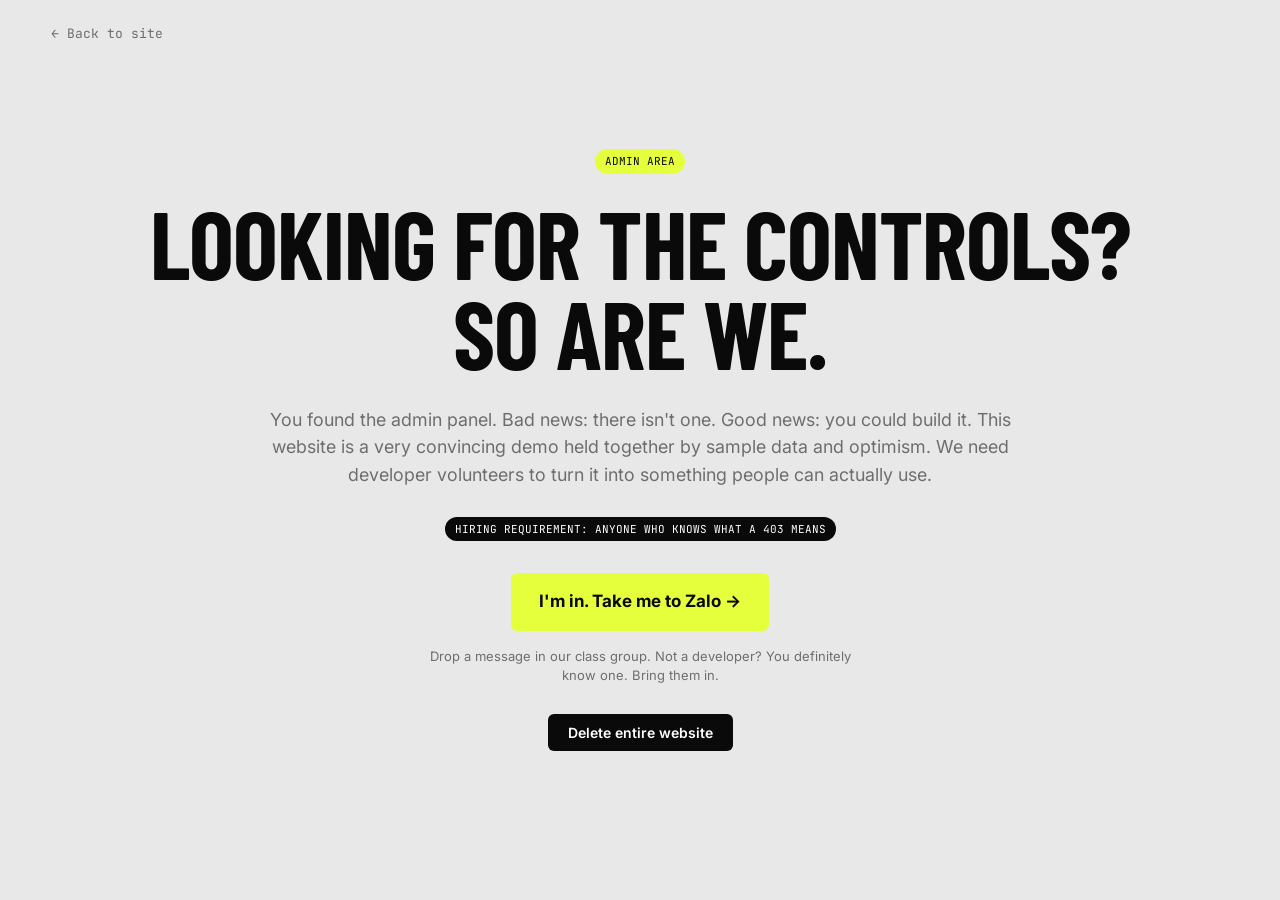
<file: admin.html>
<!DOCTYPE html>
<html lang="en">
<head>
  <meta charset="UTF-8">
  <meta name="viewport" content="width=device-width, initial-scale=1.0">
  <title>Admin | USTH TIM Master Program</title>
  <meta name="description" content="There is no admin panel. There is a volunteer developer team waiting to be formed.">

  <!-- Fonts -->
  <link rel="preconnect" href="https://fonts.googleapis.com">
  <link rel="preconnect" href="https://fonts.gstatic.com" crossorigin>
  <link href="https://fonts.googleapis.com/css2?family=Barlow+Condensed:wght@700&family=Inter:wght@400;500;600;700&family=JetBrains+Mono:wght@400;500&display=swap" rel="stylesheet">

  <!-- Stylesheet -->
  <link rel="stylesheet" href="/styles.css">
</head>
<body class="admin-gotcha-page">

  <a href="/" class="admin-gotcha-back">&larr; Back to site</a>

  <div class="admin-gotcha-content">
    <span class="badge-tag badge-tag-signal">ADMIN AREA</span>

    <h1 class="admin-gotcha-title">LOOKING FOR THE CONTROLS?<br>SO ARE WE.</h1>

    <p class="admin-gotcha-desc">
      You found the admin panel. Bad news: there isn't one. Good news: you could build it. This website is a very convincing demo held together by sample data and optimism. We need developer volunteers to turn it into something people can actually use.
    </p>

    <span class="badge-tag admin-gotcha-requirement">Hiring Requirement: Anyone who knows what a 403 means</span>

    <a href="https://zalo.me/g/ffdf9ksh69n1zivkfcye" target="_blank" rel="noopener" class="admin-gotcha-cta">I'm in. Take me to Zalo &rarr;</a>

    <p class="admin-gotcha-note">Drop a message in our class group. Not a developer? You definitely know one. Bring them in.</p>

    <button type="button" class="btn-primary admin-delete-btn" id="deleteSiteBtn">Delete entire website</button>
  </div>

  <script>
    document.getElementById('deleteSiteBtn').addEventListener('click', function () {
      var btn = this;
      if (btn.dataset.busy) return;
      btn.dataset.busy = '1';
      var original = btn.textContent;
      btn.classList.add('shake');
      btn.textContent = 'Nice try.';
      setTimeout(function () { btn.classList.remove('shake'); }, 400);
      setTimeout(function () {
        btn.textContent = original;
        delete btn.dataset.busy;
      }, 2000);
    });
  </script>
</body>
</html>
</file>
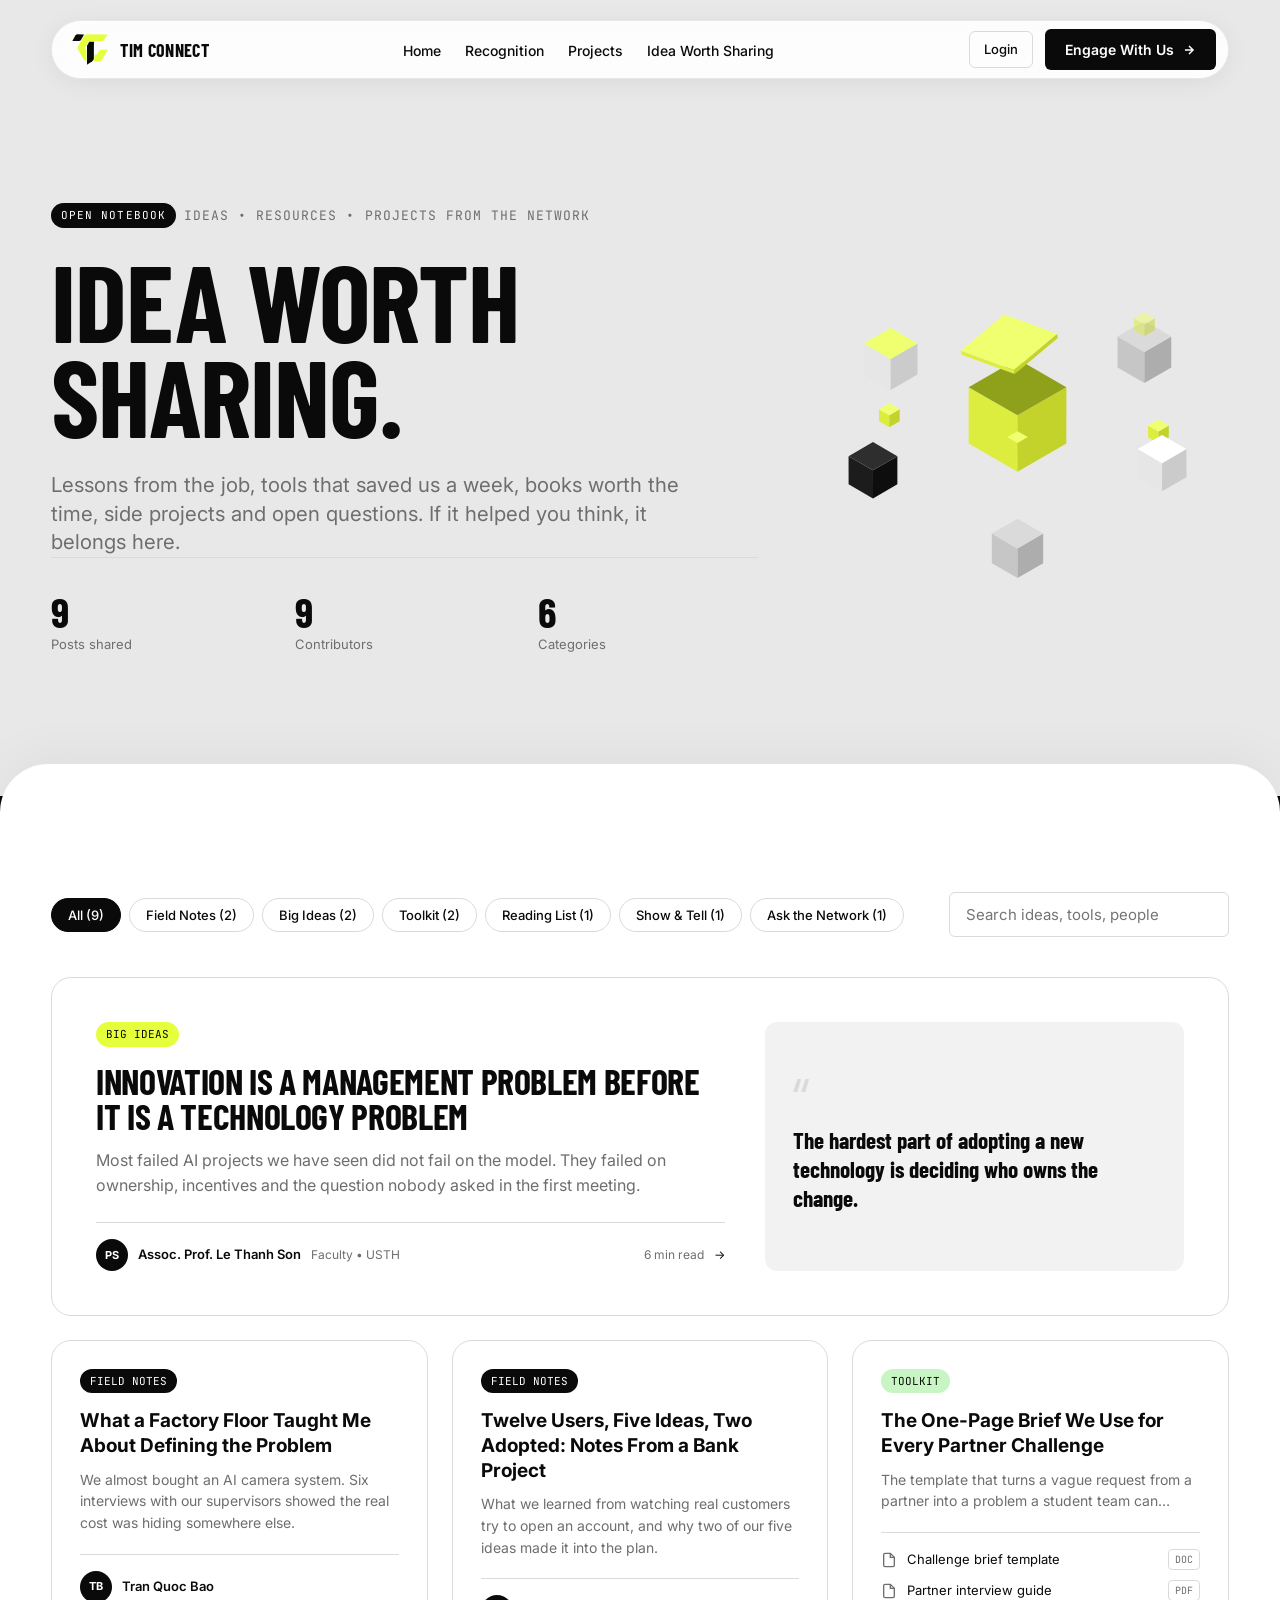
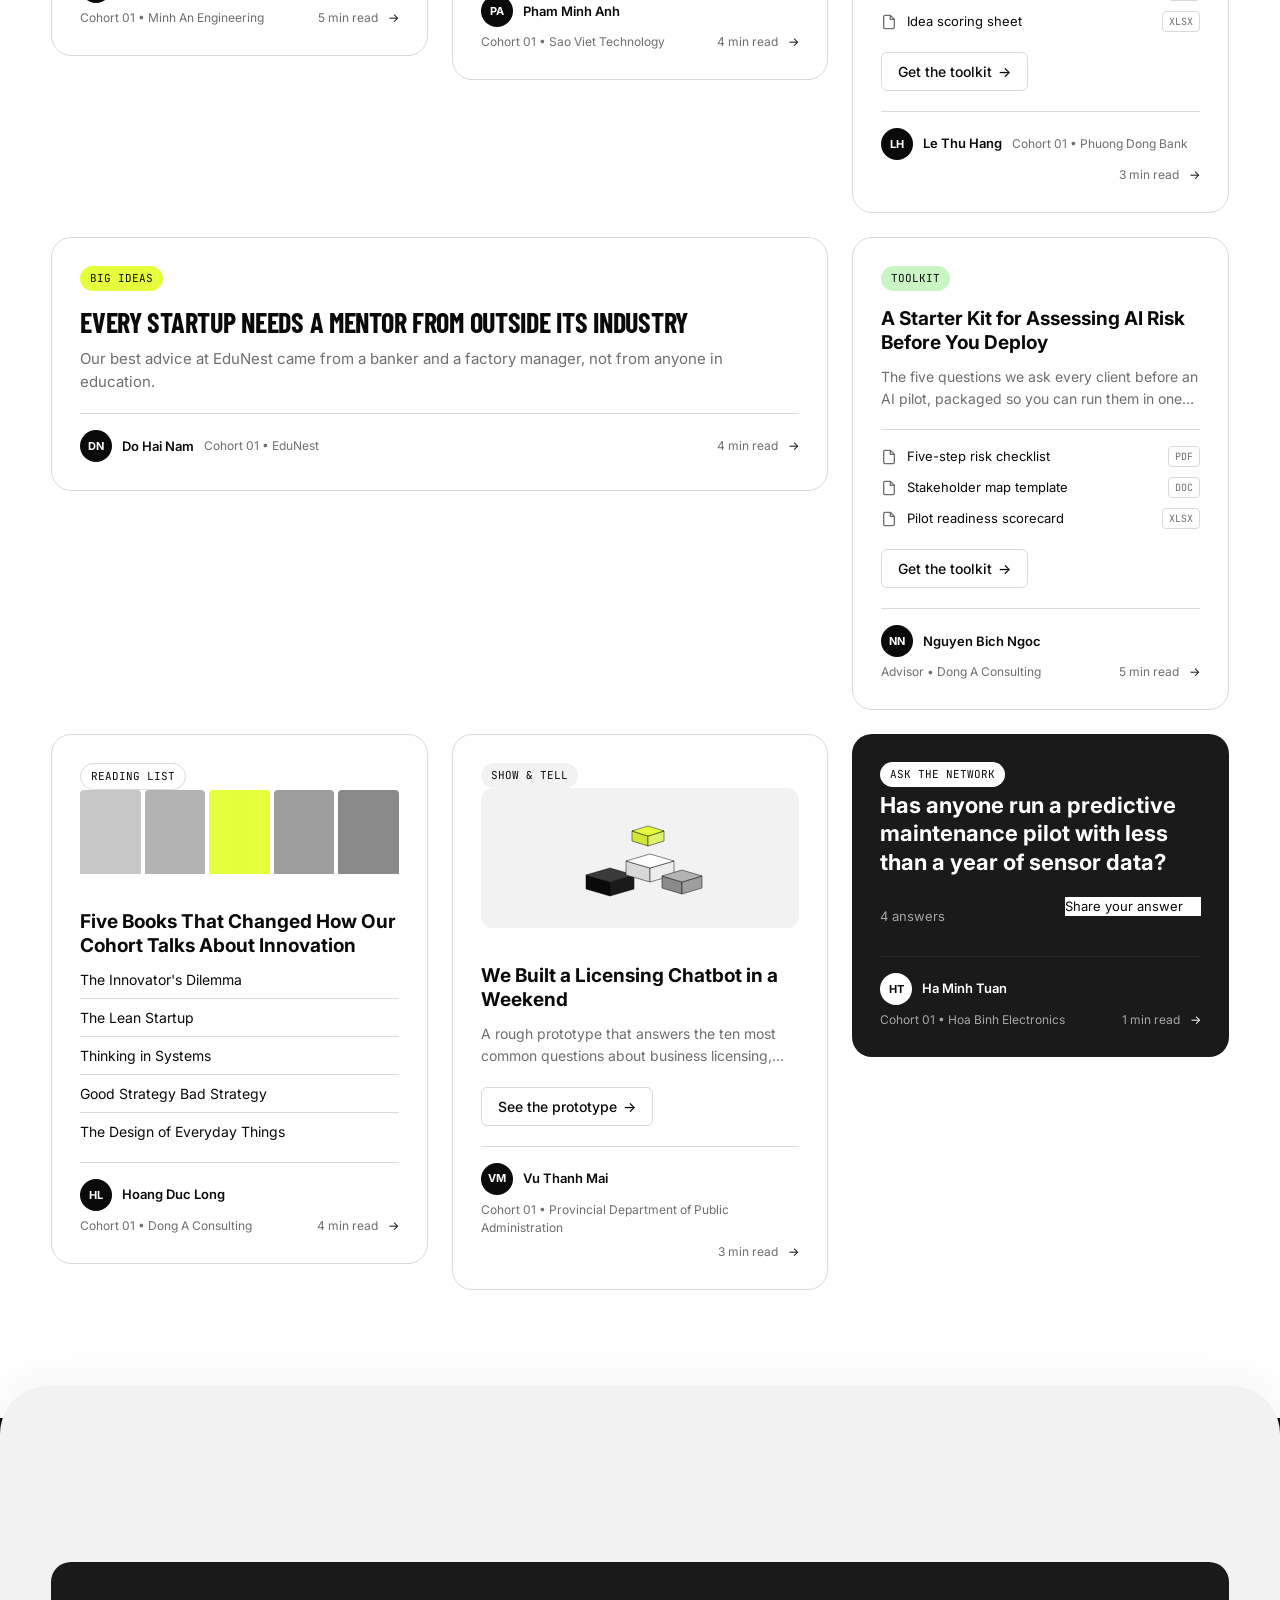
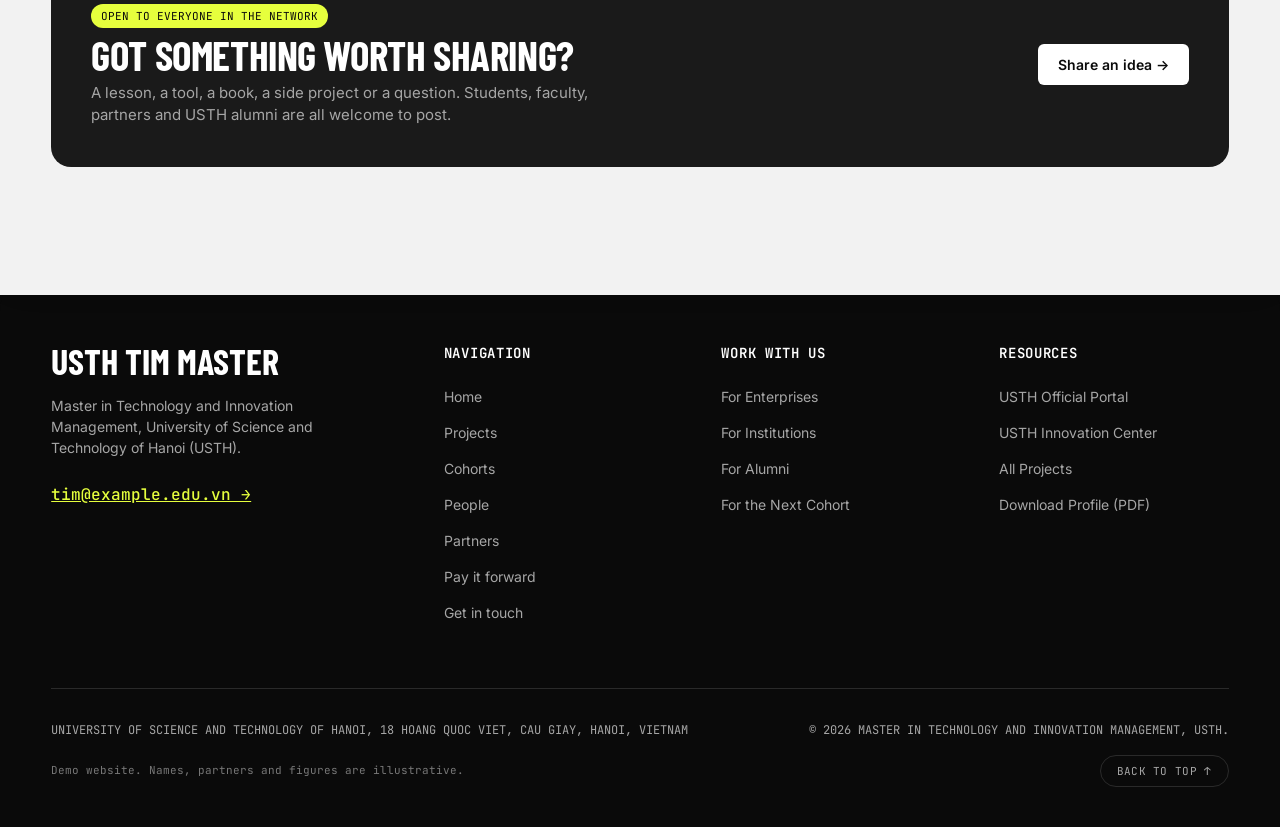
<file: blog.html>
<!DOCTYPE html>
<html lang="en">
<head>
  <meta charset="UTF-8">
  <meta name="viewport" content="width=device-width, initial-scale=1.0">
  <title>Idea Worth Sharing | USTH TIM Master Program</title>
  <meta name="description" content="Idea Worth Sharing: lessons, tools, books and open questions shared by students, faculty, partners and alumni across the USTH TIM network.">

  <!-- Fonts -->
  <link rel="preconnect" href="https://fonts.googleapis.com">
  <link rel="preconnect" href="https://fonts.gstatic.com" crossorigin>
  <link href="https://fonts.googleapis.com/css2?family=Barlow+Condensed:wght@700&family=Inter:wght@400;500;600;700&family=JetBrains+Mono:wght@400;500&display=swap" rel="stylesheet">

  <!-- Stylesheet -->
  <link rel="stylesheet" href="styles.css">
</head>
<body>

  <!-- Floating Navigation Header -->
  <header class="header-nav" id="mainHeader">
    <div class="nav-container">
      <a href="/" class="nav-brand">
        <img src="/tim-connect-logo.svg" alt="TIM Connect logo" class="nav-brand-logo">
        <div class="nav-brand-text">
          <span class="nav-brand-title">TIM CONNECT</span>
        </div>
      </a>

      <nav>
        <ul class="nav-links">
          <li><a href="/">Home</a></li>
          <li><a href="/recognition">Recognition</a></li>
          <li><a href="/projects">Projects</a></li>
          <li><a href="/blog" style="color: var(--ink);">Idea Worth Sharing</a></li>
        </ul>
      </nav>

      <div class="nav-right-actions" style="display: flex; align-items: center; gap: 12px;">
        <a href="/admin" class="btn-outlined nav-portal-btn" style="font-size: 13px; padding: 8px 14px;">
          <span>Login</span>
        </a>

        <a href="/#contact" class="btn-primary">
          <span>Engage With Us</span>
          <svg width="14" height="14" viewBox="0 0 24 24" fill="none" stroke="currentColor" stroke-width="2.5"><path d="M5 12h14M12 5l7 7-7 7"/></svg>
        </a>
      </div>

      <button class="nav-mobile-toggle" aria-label="Toggle Navigation">
        <span></span>
        <span></span>
        <span></span>
      </button>
    </div>
  </header>

  <main class="sheet-wrapper">

    <!-- ==========================================
         SECTION 1: IDEA WORTH SHARING INTRO (Sheet Canvas)
         ========================================== -->
    <section class="sheet sheet-canvas" id="blog-hero">
      <div class="container">
        <div class="hero-grid" style="align-items: center;">
          <div class="hero-content">
            <div class="section-meta">
              <span class="badge-tag">OPEN NOTEBOOK</span>
              <span>IDEAS &bull; RESOURCES &bull; PROJECTS FROM THE NETWORK</span>
            </div>

            <h1 class="display-xl hero-title">IDEA WORTH SHARING.</h1>

            <p class="lead-text" style="max-width: 640px;">
              Lessons from the job, tools that saved us a week, books worth the time, side projects and open questions. If it helped you think, it belongs here.
            </p>

            <div class="hero-stats-row" id="ideasStatsRow" style="max-width: 720px;"></div>
          </div>

          <div class="hero-visual-wrapper">
            <div class="hero-visual-card">
              <div class="hero-art-container">
                <img src="/idea-worth-sharing.svg" alt="A yellow box opens and small yellow idea cubes fly out to surrounding blocks, which light up as they land" class="hero-art-illustration">
              </div>
            </div>
          </div>
        </div>
      </div>
    </section>

    <!-- ==========================================
         SECTION 2: ARTICLES (Surface Sheet)
         ========================================== -->
    <section class="sheet sheet-surface" id="blog-articles">
      <div class="container">
        <div class="ideas-filter-bar">
          <div class="ideas-filter-tabs" id="ideaCategoryTabs"></div>
          <input type="text" id="ideaSearch" class="form-input idea-search-input" placeholder="Search ideas, tools, people">
        </div>

        <div class="ideas-bento-grid" id="ideasBentoGrid"></div>
        <div class="projects-empty-state" id="ideasEmptyState">
          <p>Nothing here yet. Be the first to share one.</p>
          <a href="mailto:tim@example.edu.vn?subject=Idea%20Worth%20Sharing%20Submission" class="btn-primary">Share an idea &rarr;</a>
        </div>
      </div>
    </section>

    <!-- ==========================================
         SECTION 3: SHARE YOUR IDEA CTA (Canvas-Soft Sheet)
         ========================================== -->
    <section class="sheet sheet-canvas-soft" id="blog-cta">
      <div class="container">
        <div class="pay-forward-box">
          <div>
            <span class="badge-tag badge-tag-signal" style="margin-bottom: 8px; display: inline-block;">OPEN TO EVERYONE IN THE NETWORK</span>
            <h3 class="display-m" style="color: var(--on-ink);">GOT SOMETHING WORTH SHARING?</h3>
            <p style="color: var(--muted-on-ink); font-size: 15px; max-width: 500px; margin-top: 8px;">
              A lesson, a tool, a book, a side project or a question. Students, faculty, partners and USTH alumni are all welcome to post.
            </p>
          </div>
          <a href="mailto:tim@example.edu.vn?subject=Idea%20Worth%20Sharing%20Submission" class="btn-primary btn-light">Share an idea &rarr;</a>
        </div>
      </div>
    </section>

  </main>

  <!-- Footer -->
  <footer class="footer-sheet">
    <div class="container">
      <div class="footer-top">
        <div class="footer-brand-col">
          <div class="footer-logo-title">USTH TIM MASTER</div>
          <p style="color: var(--muted-on-ink); font-size: 14px; max-width: 320px; margin-bottom: 24px;">
            Master in Technology and Innovation Management, University of Science and Technology of Hanoi (USTH).
          </p>
          <a href="mailto:tim@example.edu.vn" class="footer-email-signal">tim@example.edu.vn &rarr;</a>
        </div>

        <div>
          <div class="footer-col-title">Navigation</div>
          <ul class="footer-col-links">
            <li><a href="/#hero" class="footer-scroll-link">Home</a></li>
            <li><a href="/#projects" class="footer-scroll-link">Projects</a></li>
            <li><a href="/#cohorts" class="footer-scroll-link">Cohorts</a></li>
            <li><a href="/#founders" class="footer-scroll-link">People</a></li>
            <li><a href="/#partners" class="footer-scroll-link">Partners</a></li>
            <li><a href="/#pay-it-forward" class="footer-scroll-link">Pay it forward</a></li>
            <li><a href="/#contact" class="footer-scroll-link">Get in touch</a></li>
          </ul>
        </div>

        <div>
          <div class="footer-col-title">Work With Us</div>
          <ul class="footer-col-links">
            <li><a href="/#collaboration" class="footer-scroll-link" data-tab="collabPanelEnterprises">For Enterprises</a></li>
            <li><a href="/#collaboration" class="footer-scroll-link" data-tab="collabPanelInstitutions">For Institutions</a></li>
            <li><a href="/#collaboration" class="footer-scroll-link" data-tab="collabPanelAlumni">For Alumni</a></li>
            <li><a href="/#collaboration" class="footer-scroll-link" data-tab="collabPanelCohort">For the Next Cohort</a></li>
          </ul>
        </div>

        <div>
          <div class="footer-col-title">Resources</div>
          <ul class="footer-col-links">
            <li><a href="https://usth.edu.vn" target="_blank" rel="noopener">USTH Official Portal</a></li>
            <li><a href="/#partners" class="footer-scroll-link">USTH Innovation Center</a></li>
            <li><a href="/projects">All Projects</a></li>
            <li><a href="#" class="download-profile-trigger">Download Profile (PDF)</a></li>
          </ul>
        </div>
      </div>

      <div class="footer-bottom-mono">
        <div>University of Science and Technology of Hanoi, 18 Hoang Quoc Viet, Cau Giay, Hanoi, Vietnam</div>
        <div>&copy; 2026 Master in Technology and Innovation Management, USTH.</div>
      </div>
      <div class="footer-disclaimer-row">
        <p class="footer-disclaimer">Demo website. Names, partners and figures are illustrative.</p>
        <button type="button" class="footer-to-top-btn" id="footerToTopBtn">Back to top &uarr;</button>
      </div>
    </div>
  </footer>

  <script src="/ideas-data.js"></script>
  <script src="/ideas-render.js"></script>
  <script>
    document.addEventListener('DOMContentLoaded', () => {
      if (window.IdeasUI) {
        window.IdeasUI.renderStats(document.getElementById('ideasStatsRow'));
        window.IdeasUI.initBlogPage(document);
      }
    });
  </script>
  <script src="/script.js"></script>
</body>
</html>
</file>
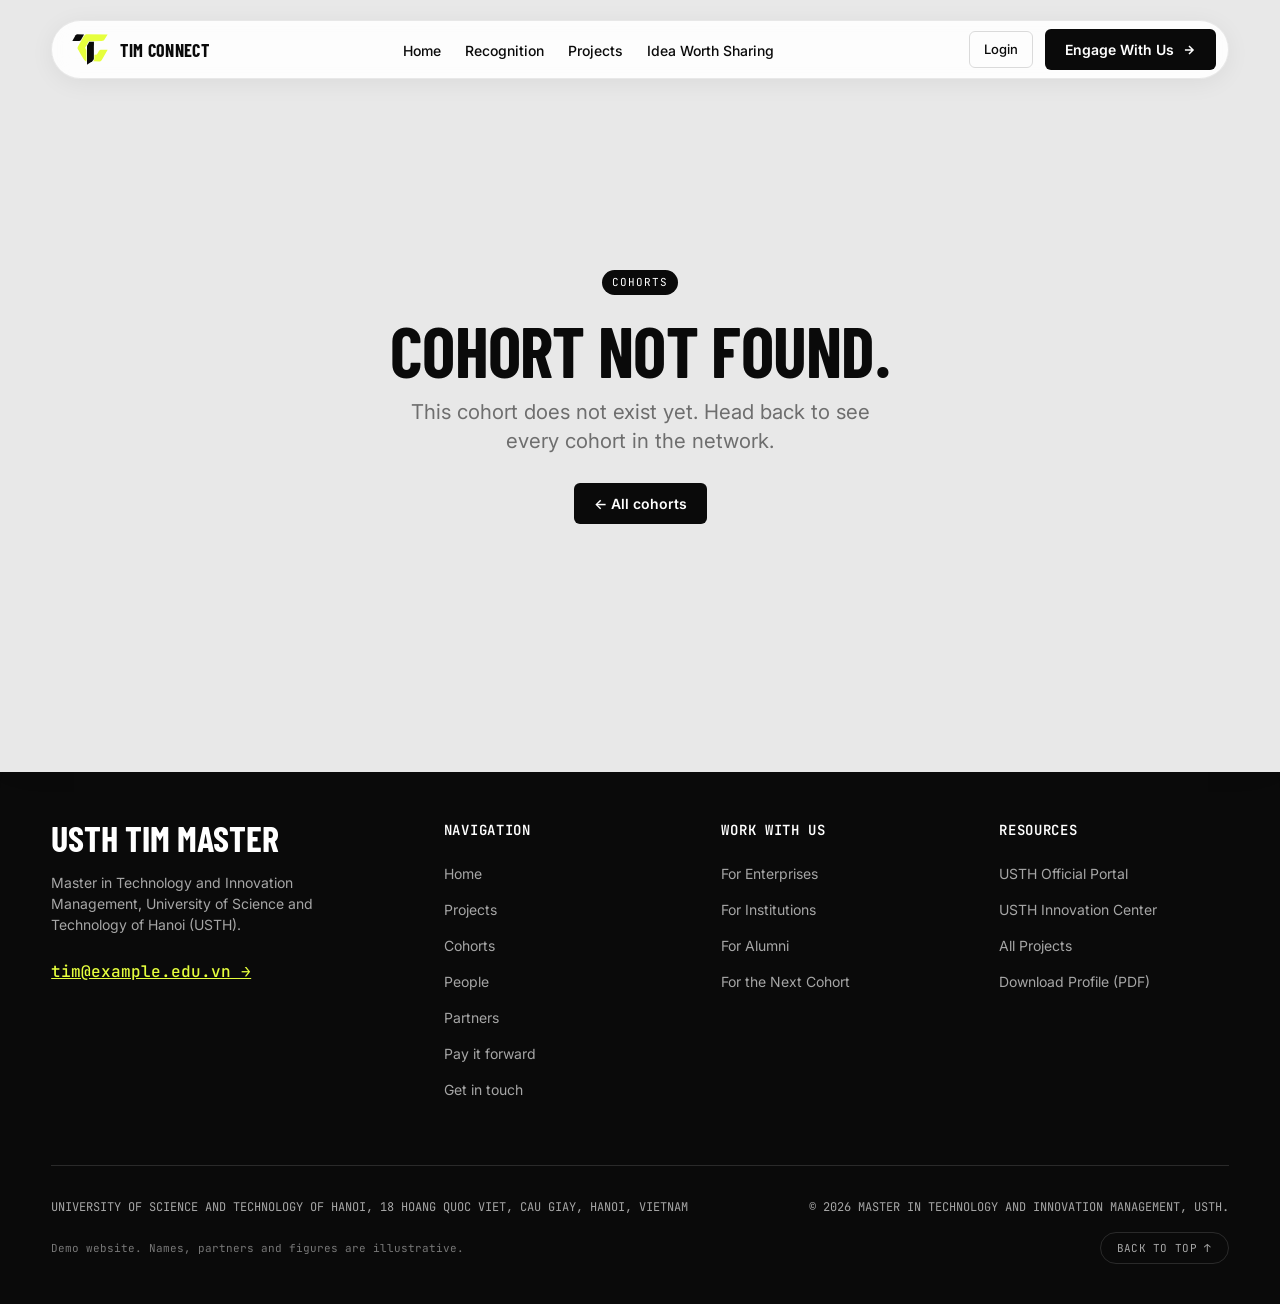
<file: cohort.html>
<!DOCTYPE html>
<html lang="en">
<head>
  <meta charset="UTF-8">
  <meta name="viewport" content="width=device-width, initial-scale=1.0">
  <title>Cohort | USTH TIM Master Program</title>
  <meta name="description" content="USTH TIM cohort profile: students, sectors, milestones and how to work with this cohort of the Master in Technology and Innovation Management.">

  <!-- Fonts -->
  <link rel="preconnect" href="https://fonts.googleapis.com">
  <link rel="preconnect" href="https://fonts.gstatic.com" crossorigin>
  <link href="https://fonts.googleapis.com/css2?family=Barlow+Condensed:wght@700&family=Inter:wght@400;500;600;700&family=JetBrains+Mono:wght@400;500&display=swap" rel="stylesheet">

  <!-- Stylesheet -->
  <link rel="stylesheet" href="/styles.css">
</head>
<body>

  <!-- Floating Navigation Header -->
  <header class="header-nav" id="mainHeader">
    <div class="nav-container">
      <a href="/" class="nav-brand">
        <img src="/tim-connect-logo.svg" alt="TIM Connect logo" class="nav-brand-logo">
        <div class="nav-brand-text">
          <span class="nav-brand-title">TIM CONNECT</span>
        </div>
      </a>

      <nav>
        <ul class="nav-links">
          <li><a href="/">Home</a></li>
          <li><a href="/recognition">Recognition</a></li>
          <li><a href="/projects">Projects</a></li>
          <li><a href="/blog">Idea Worth Sharing</a></li>
        </ul>
      </nav>

      <div class="nav-right-actions" style="display: flex; align-items: center; gap: 12px;">
        <a href="/admin" class="btn-outlined nav-portal-btn" style="font-size: 13px; padding: 8px 14px;">
          <span>Login</span>
        </a>

        <a href="/#contact" class="btn-primary">
          <span>Engage With Us</span>
          <svg width="14" height="14" viewBox="0 0 24 24" fill="none" stroke="currentColor" stroke-width="2.5"><path d="M5 12h14M12 5l7 7-7 7"/></svg>
        </a>
      </div>

      <button class="nav-mobile-toggle" aria-label="Toggle Navigation">
        <span></span>
        <span></span>
        <span></span>
      </button>
    </div>
  </header>

  <main class="sheet-wrapper" id="cohortMain">
    <!-- Rendered by cohort-template.js from window.COHORT_DATA -->
  </main>

  <!-- Footer -->
  <footer class="footer-sheet">
    <div class="container">
      <div class="footer-top">
        <div class="footer-brand-col">
          <div class="footer-logo-title">USTH TIM MASTER</div>
          <p style="color: var(--muted-on-ink); font-size: 14px; max-width: 320px; margin-bottom: 24px;">
            Master in Technology and Innovation Management, University of Science and Technology of Hanoi (USTH).
          </p>
          <a href="mailto:tim@example.edu.vn" class="footer-email-signal">tim@example.edu.vn &rarr;</a>
        </div>

        <div>
          <div class="footer-col-title">Navigation</div>
          <ul class="footer-col-links">
            <li><a href="/#hero" class="footer-scroll-link">Home</a></li>
            <li><a href="/#projects" class="footer-scroll-link">Projects</a></li>
            <li><a href="/#cohorts" class="footer-scroll-link">Cohorts</a></li>
            <li><a href="/#founders" class="footer-scroll-link">People</a></li>
            <li><a href="/#partners" class="footer-scroll-link">Partners</a></li>
            <li><a href="/#pay-it-forward" class="footer-scroll-link">Pay it forward</a></li>
            <li><a href="/#contact" class="footer-scroll-link">Get in touch</a></li>
          </ul>
        </div>

        <div>
          <div class="footer-col-title">Work With Us</div>
          <ul class="footer-col-links">
            <li><a href="/#collaboration" class="footer-scroll-link" data-tab="collabPanelEnterprises">For Enterprises</a></li>
            <li><a href="/#collaboration" class="footer-scroll-link" data-tab="collabPanelInstitutions">For Institutions</a></li>
            <li><a href="/#collaboration" class="footer-scroll-link" data-tab="collabPanelAlumni">For Alumni</a></li>
            <li><a href="/#collaboration" class="footer-scroll-link" data-tab="collabPanelCohort">For the Next Cohort</a></li>
          </ul>
        </div>

        <div>
          <div class="footer-col-title">Resources</div>
          <ul class="footer-col-links">
            <li><a href="https://usth.edu.vn" target="_blank" rel="noopener">USTH Official Portal</a></li>
            <li><a href="/#partners" class="footer-scroll-link">USTH Innovation Center</a></li>
            <li><a href="/projects">All Projects</a></li>
            <li><a href="#" class="download-profile-trigger">Download Profile (PDF)</a></li>
          </ul>
        </div>
      </div>

      <div class="footer-bottom-mono">
        <div>University of Science and Technology of Hanoi, 18 Hoang Quoc Viet, Cau Giay, Hanoi, Vietnam</div>
        <div>&copy; 2026 Master in Technology and Innovation Management, USTH.</div>
      </div>
      <div class="footer-disclaimer-row">
        <p class="footer-disclaimer">Demo website. Names, partners and figures are illustrative.</p>
        <button type="button" class="footer-to-top-btn" id="footerToTopBtn">Back to top &uarr;</button>
      </div>
    </div>
  </footer>

  <script src="/cohort-data.js"></script>
  <script src="/cohort-template.js"></script>
  <script src="/script.js"></script>
</body>
</html>
</file>
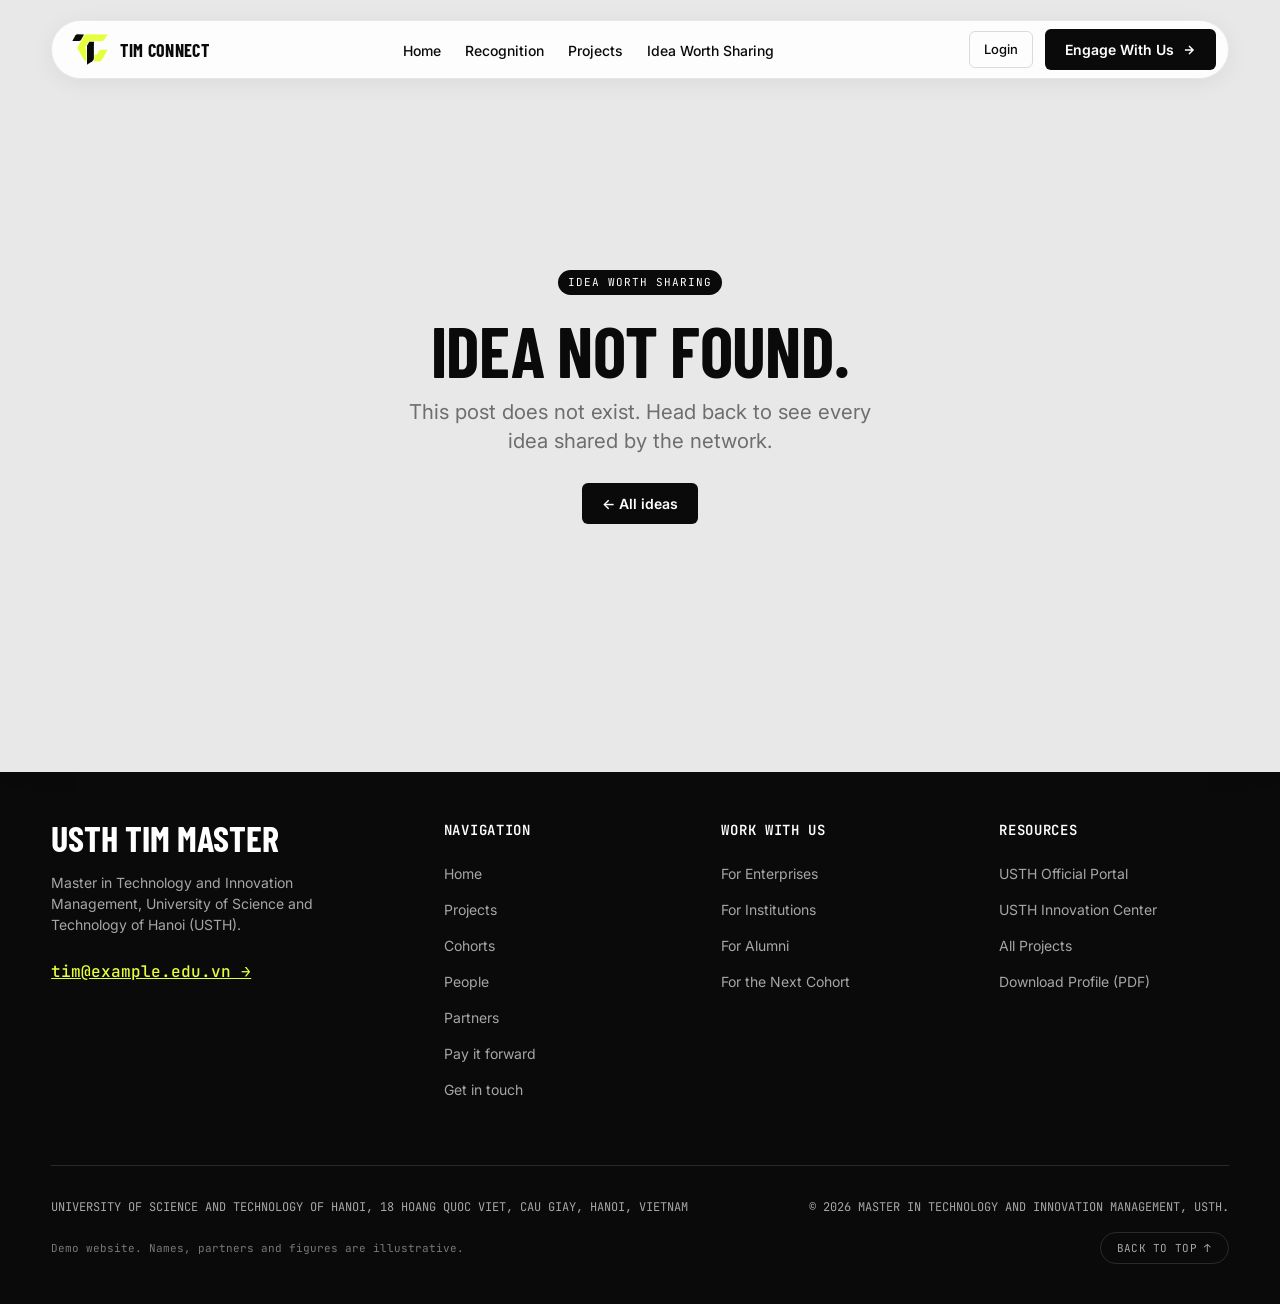
<file: idea.html>
<!DOCTYPE html>
<html lang="en">
<head>
  <meta charset="UTF-8">
  <meta name="viewport" content="width=device-width, initial-scale=1.0">
  <title>Idea | USTH TIM Master Program</title>
  <meta name="description" content="USTH TIM Idea Worth Sharing: a lesson, a tool, a book or a question shared by someone in the network.">

  <!-- Fonts -->
  <link rel="preconnect" href="https://fonts.googleapis.com">
  <link rel="preconnect" href="https://fonts.gstatic.com" crossorigin>
  <link href="https://fonts.googleapis.com/css2?family=Barlow+Condensed:wght@700&family=Inter:wght@400;500;600;700&family=JetBrains+Mono:wght@400;500&display=swap" rel="stylesheet">

  <!-- Stylesheet -->
  <link rel="stylesheet" href="/styles.css">
</head>
<body>

  <!-- Floating Navigation Header -->
  <header class="header-nav" id="mainHeader">
    <div class="nav-container">
      <a href="/" class="nav-brand">
        <img src="/tim-connect-logo.svg" alt="TIM Connect logo" class="nav-brand-logo">
        <div class="nav-brand-text">
          <span class="nav-brand-title">TIM CONNECT</span>
        </div>
      </a>

      <nav>
        <ul class="nav-links">
          <li><a href="/">Home</a></li>
          <li><a href="/recognition">Recognition</a></li>
          <li><a href="/projects">Projects</a></li>
          <li><a href="/blog" style="color: var(--ink);">Idea Worth Sharing</a></li>
        </ul>
      </nav>

      <div class="nav-right-actions" style="display: flex; align-items: center; gap: 12px;">
        <a href="/admin" class="btn-outlined nav-portal-btn" style="font-size: 13px; padding: 8px 14px;">
          <span>Login</span>
        </a>

        <a href="/#contact" class="btn-primary">
          <span>Engage With Us</span>
          <svg width="14" height="14" viewBox="0 0 24 24" fill="none" stroke="currentColor" stroke-width="2.5"><path d="M5 12h14M12 5l7 7-7 7"/></svg>
        </a>
      </div>

      <button class="nav-mobile-toggle" aria-label="Toggle Navigation">
        <span></span>
        <span></span>
        <span></span>
      </button>
    </div>
  </header>

  <main class="sheet-wrapper" id="ideaMain">
    <!-- Rendered by idea-template.js from window.IDEAS_DATA -->
  </main>

  <!-- Footer -->
  <footer class="footer-sheet">
    <div class="container">
      <div class="footer-top">
        <div class="footer-brand-col">
          <div class="footer-logo-title">USTH TIM MASTER</div>
          <p style="color: var(--muted-on-ink); font-size: 14px; max-width: 320px; margin-bottom: 24px;">
            Master in Technology and Innovation Management, University of Science and Technology of Hanoi (USTH).
          </p>
          <a href="mailto:tim@example.edu.vn" class="footer-email-signal">tim@example.edu.vn &rarr;</a>
        </div>

        <div>
          <div class="footer-col-title">Navigation</div>
          <ul class="footer-col-links">
            <li><a href="/#hero" class="footer-scroll-link">Home</a></li>
            <li><a href="/#projects" class="footer-scroll-link">Projects</a></li>
            <li><a href="/#cohorts" class="footer-scroll-link">Cohorts</a></li>
            <li><a href="/#founders" class="footer-scroll-link">People</a></li>
            <li><a href="/#partners" class="footer-scroll-link">Partners</a></li>
            <li><a href="/#pay-it-forward" class="footer-scroll-link">Pay it forward</a></li>
            <li><a href="/#contact" class="footer-scroll-link">Get in touch</a></li>
          </ul>
        </div>

        <div>
          <div class="footer-col-title">Work With Us</div>
          <ul class="footer-col-links">
            <li><a href="/#collaboration" class="footer-scroll-link" data-tab="collabPanelEnterprises">For Enterprises</a></li>
            <li><a href="/#collaboration" class="footer-scroll-link" data-tab="collabPanelInstitutions">For Institutions</a></li>
            <li><a href="/#collaboration" class="footer-scroll-link" data-tab="collabPanelAlumni">For Alumni</a></li>
            <li><a href="/#collaboration" class="footer-scroll-link" data-tab="collabPanelCohort">For the Next Cohort</a></li>
          </ul>
        </div>

        <div>
          <div class="footer-col-title">Resources</div>
          <ul class="footer-col-links">
            <li><a href="https://usth.edu.vn" target="_blank" rel="noopener">USTH Official Portal</a></li>
            <li><a href="/#partners" class="footer-scroll-link">USTH Innovation Center</a></li>
            <li><a href="/projects">All Projects</a></li>
            <li><a href="#" class="download-profile-trigger">Download Profile (PDF)</a></li>
          </ul>
        </div>
      </div>

      <div class="footer-bottom-mono">
        <div>University of Science and Technology of Hanoi, 18 Hoang Quoc Viet, Cau Giay, Hanoi, Vietnam</div>
        <div>&copy; 2026 Master in Technology and Innovation Management, USTH.</div>
      </div>
      <div class="footer-disclaimer-row">
        <p class="footer-disclaimer">Demo website. Names, partners and figures are illustrative.</p>
        <button type="button" class="footer-to-top-btn" id="footerToTopBtn">Back to top &uarr;</button>
      </div>
    </div>
  </footer>

  <script src="/ideas-data.js"></script>
  <script src="/ideas-render.js"></script>
  <script src="/idea-template.js"></script>
  <script src="/script.js"></script>
</body>
</html>
</file>
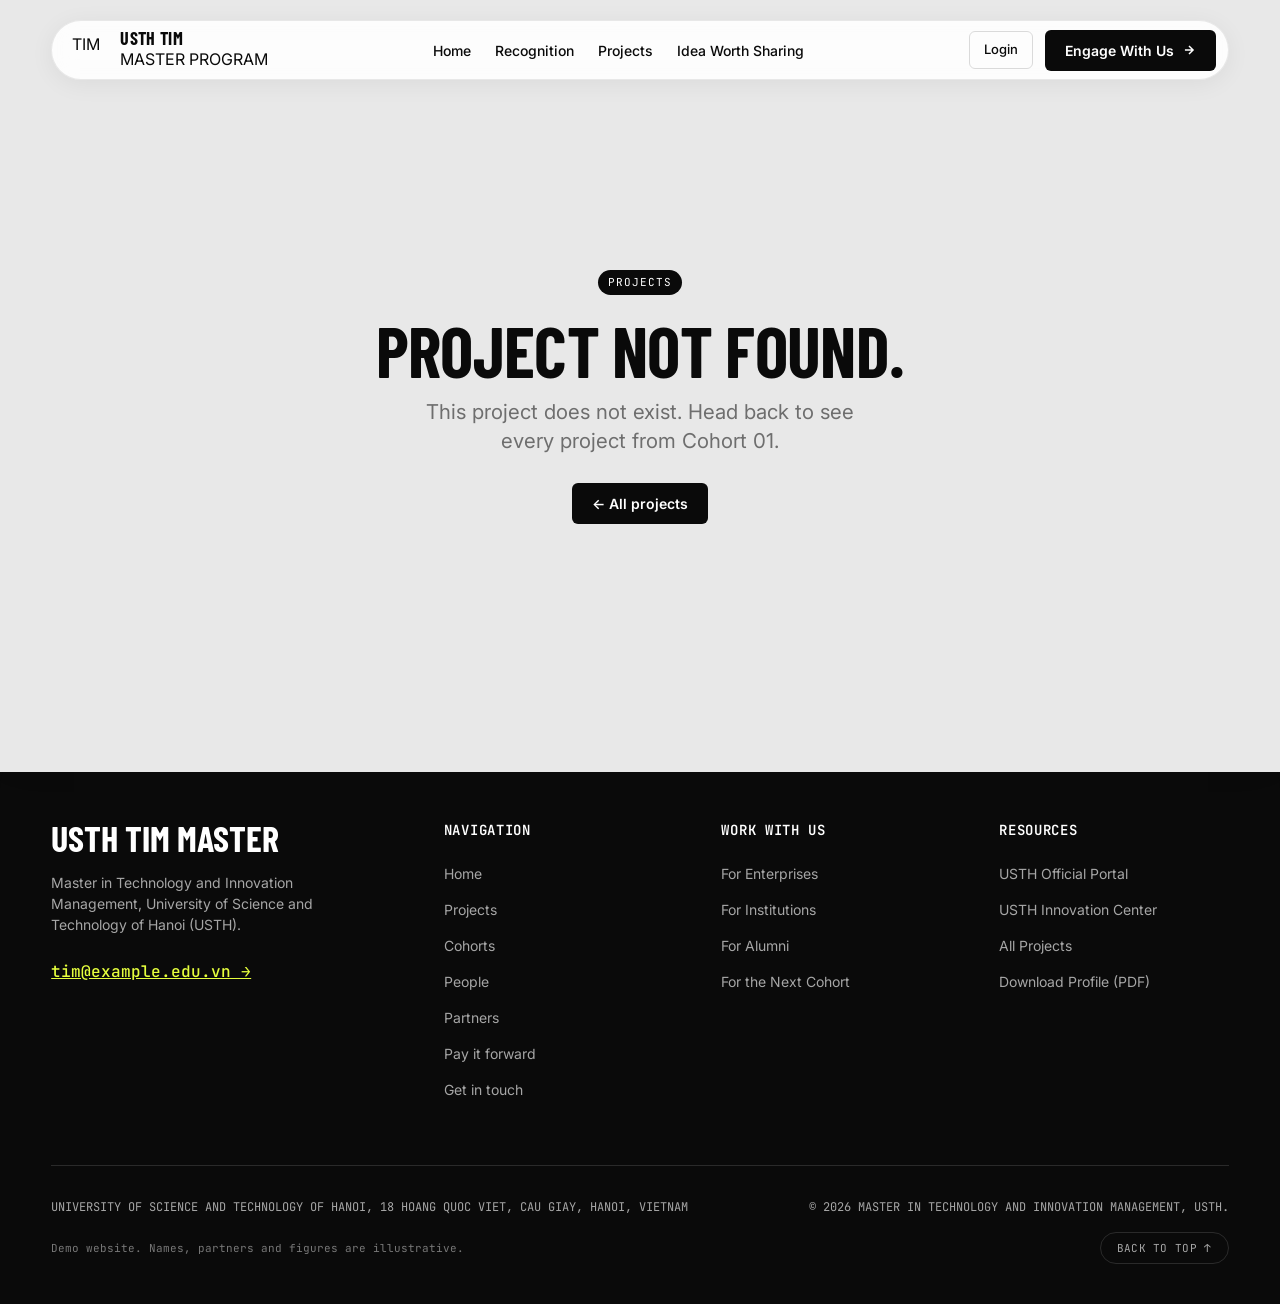
<file: project.html>
<!DOCTYPE html>
<html lang="en">
<head>
  <meta charset="UTF-8">
  <meta name="viewport" content="width=device-width, initial-scale=1.0">
  <title>Project | USTH TIM Master Program</title>
  <meta name="description" content="USTH TIM project profile: the challenge, the approach taken by Cohort 01, and the outcome delivered with our partner.">

  <!-- Fonts -->
  <link rel="preconnect" href="https://fonts.googleapis.com">
  <link rel="preconnect" href="https://fonts.gstatic.com" crossorigin>
  <link href="https://fonts.googleapis.com/css2?family=Barlow+Condensed:wght@700&family=Inter:wght@400;500;600;700&family=JetBrains+Mono:wght@400;500&display=swap" rel="stylesheet">

  <!-- Stylesheet -->
  <link rel="stylesheet" href="/styles.css">
</head>
<body>

  <!-- Floating Navigation Header -->
  <header class="header-nav" id="mainHeader">
    <div class="nav-container">
      <a href="/" class="nav-brand">
        <div class="nav-brand-logo">TIM</div>
        <div class="nav-brand-text">
          <span class="nav-brand-title">USTH TIM</span>
          <span class="nav-brand-sub">MASTER PROGRAM</span>
        </div>
      </a>

      <nav>
        <ul class="nav-links">
          <li><a href="/">Home</a></li>
          <li><a href="/recognition">Recognition</a></li>
          <li><a href="/projects" style="color: var(--ink);">Projects</a></li>
          <li><a href="/blog">Idea Worth Sharing</a></li>
        </ul>
      </nav>

      <div class="nav-right-actions" style="display: flex; align-items: center; gap: 12px;">
        <a href="/login" class="btn-outlined nav-portal-btn" id="portalLoginBtn" style="font-size: 13px; padding: 8px 14px;">
          <span>Login</span>
        </a>

        <a href="/#contact" class="btn-primary">
          <span>Engage With Us</span>
          <svg width="14" height="14" viewBox="0 0 24 24" fill="none" stroke="currentColor" stroke-width="2.5"><path d="M5 12h14M12 5l7 7-7 7"/></svg>
        </a>
      </div>

      <button class="nav-mobile-toggle" aria-label="Toggle Navigation">
        <span></span>
        <span></span>
        <span></span>
      </button>
    </div>
  </header>

  <main class="sheet-wrapper" id="projectMain">
    <!-- Rendered by project-template.js from window.PROJECTS_DATA -->
  </main>

  <!-- Footer -->
  <footer class="footer-sheet">
    <div class="container">
      <div class="footer-top">
        <div class="footer-brand-col">
          <div class="footer-logo-title">USTH TIM MASTER</div>
          <p style="color: var(--muted-on-ink); font-size: 14px; max-width: 320px; margin-bottom: 24px;">
            Master in Technology and Innovation Management, University of Science and Technology of Hanoi (USTH).
          </p>
          <a href="mailto:tim@example.edu.vn" class="footer-email-signal">tim@example.edu.vn &rarr;</a>
        </div>

        <div>
          <div class="footer-col-title">Navigation</div>
          <ul class="footer-col-links">
            <li><a href="/#hero" class="footer-scroll-link">Home</a></li>
            <li><a href="/#projects" class="footer-scroll-link">Projects</a></li>
            <li><a href="/#cohorts" class="footer-scroll-link">Cohorts</a></li>
            <li><a href="/#founders" class="footer-scroll-link">People</a></li>
            <li><a href="/#partners" class="footer-scroll-link">Partners</a></li>
            <li><a href="/#pay-it-forward" class="footer-scroll-link">Pay it forward</a></li>
            <li><a href="/#contact" class="footer-scroll-link">Get in touch</a></li>
          </ul>
        </div>

        <div>
          <div class="footer-col-title">Work With Us</div>
          <ul class="footer-col-links">
            <li><a href="/#collaboration" class="footer-scroll-link" data-tab="collabPanelEnterprises">For Enterprises</a></li>
            <li><a href="/#collaboration" class="footer-scroll-link" data-tab="collabPanelInstitutions">For Institutions</a></li>
            <li><a href="/#collaboration" class="footer-scroll-link" data-tab="collabPanelAlumni">For Alumni</a></li>
            <li><a href="/#collaboration" class="footer-scroll-link" data-tab="collabPanelCohort">For the Next Cohort</a></li>
          </ul>
        </div>

        <div>
          <div class="footer-col-title">Resources</div>
          <ul class="footer-col-links">
            <li><a href="https://usth.edu.vn" target="_blank" rel="noopener">USTH Official Portal</a></li>
            <li><a href="/#partners" class="footer-scroll-link">USTH Innovation Center</a></li>
            <li><a href="/projects">All Projects</a></li>
            <li><a href="#" class="download-profile-trigger">Download Profile (PDF)</a></li>
          </ul>
        </div>
      </div>

      <div class="footer-bottom-mono">
        <div>University of Science and Technology of Hanoi, 18 Hoang Quoc Viet, Cau Giay, Hanoi, Vietnam</div>
        <div>&copy; 2026 Master in Technology and Innovation Management, USTH.</div>
      </div>
      <div class="footer-disclaimer-row">
        <p class="footer-disclaimer">Demo website. Names, partners and figures are illustrative.</p>
        <button type="button" class="footer-to-top-btn" id="footerToTopBtn">Back to top &uarr;</button>
      </div>
    </div>
  </footer>

  <script src="/projects-data.js"></script>
  <script src="/project-template.js"></script>
  <script src="/script.js"></script>
</body>
</html>
</file>
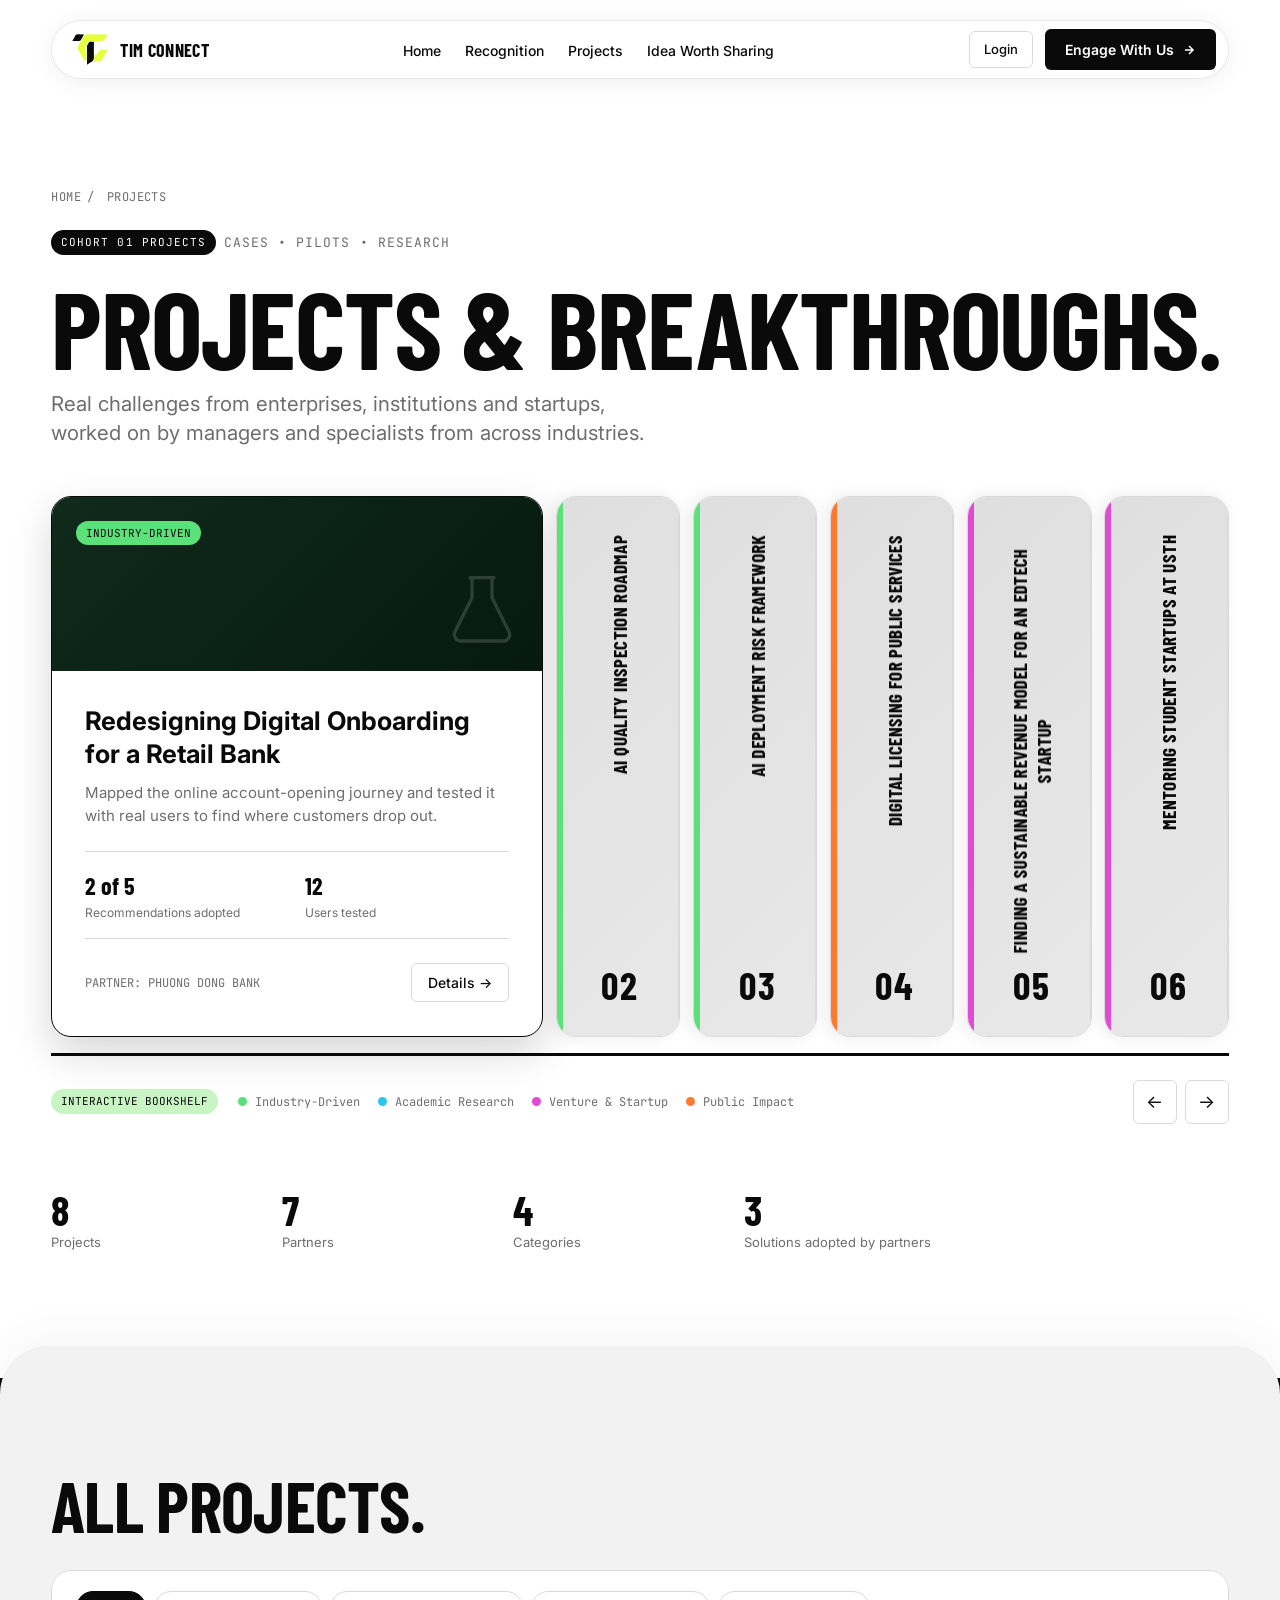
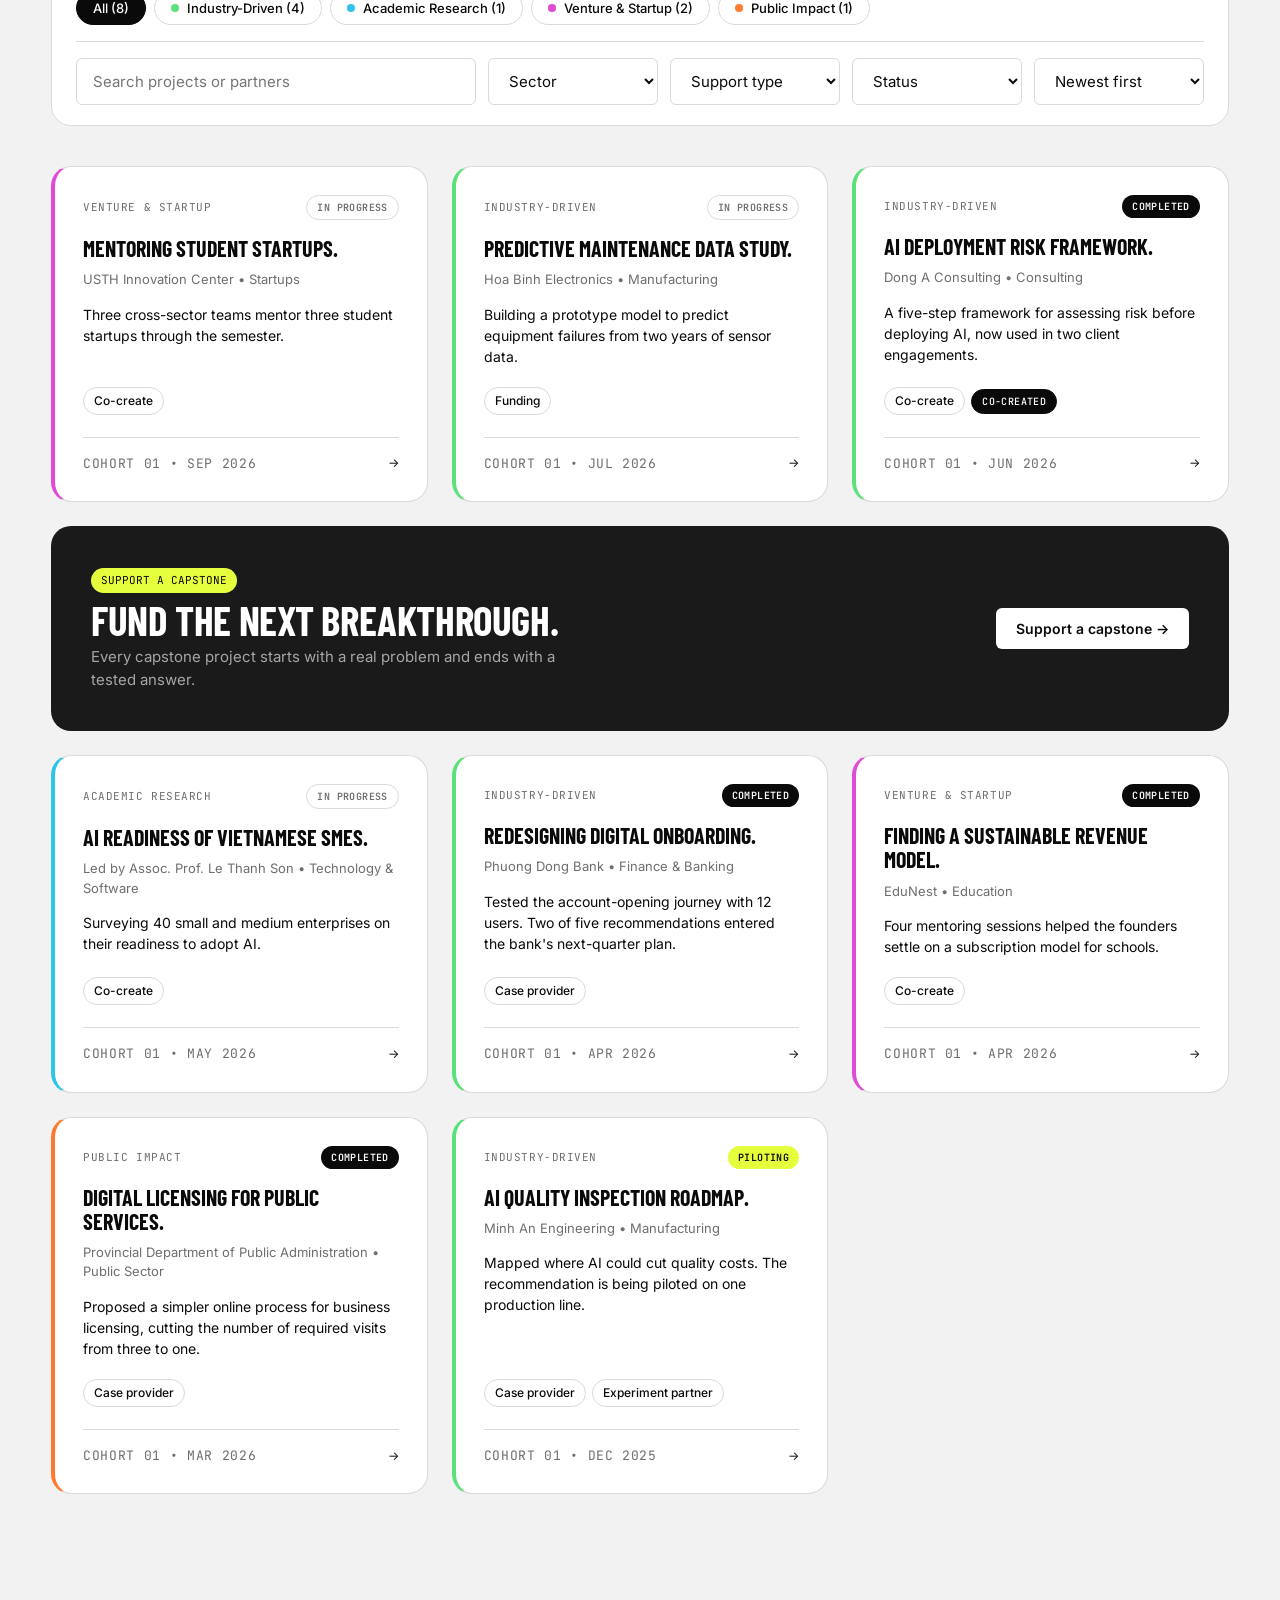
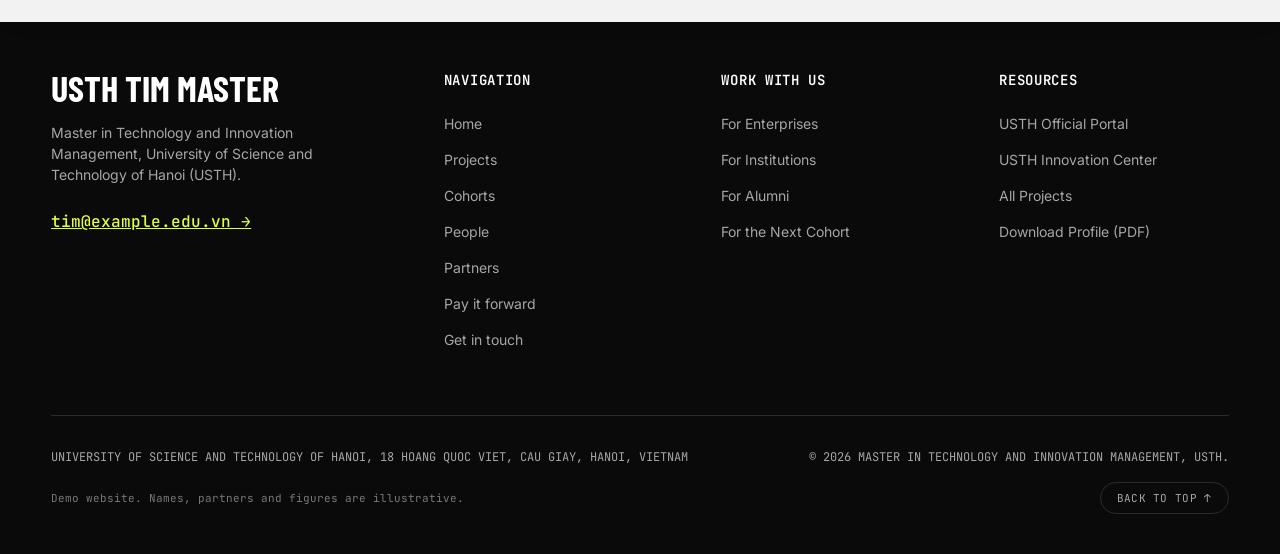
<file: projects.html>
<!DOCTYPE html>
<html lang="en">
<head>
  <meta charset="UTF-8">
  <meta name="viewport" content="width=device-width, initial-scale=1.0">
  <title>Projects & Breakthroughs | USTH TIM Master Program</title>
  <meta name="description" content="USTH TIM Cohort 01 projects: real challenges from enterprises, institutions and startups, worked on by managers and specialists from across industries.">

  <!-- Fonts -->
  <link rel="preconnect" href="https://fonts.googleapis.com">
  <link rel="preconnect" href="https://fonts.gstatic.com" crossorigin>
  <link href="https://fonts.googleapis.com/css2?family=Barlow+Condensed:wght@700&family=Inter:wght@400;500;600;700&family=JetBrains+Mono:wght@400;500&display=swap" rel="stylesheet">

  <!-- Stylesheet -->
  <link rel="stylesheet" href="styles.css">
</head>
<body>

  <!-- Floating Navigation Header -->
  <header class="header-nav" id="mainHeader">
    <div class="nav-container">
      <a href="/" class="nav-brand">
        <img src="/tim-connect-logo.svg" alt="TIM Connect logo" class="nav-brand-logo">
        <div class="nav-brand-text">
          <span class="nav-brand-title">TIM CONNECT</span>
        </div>
      </a>

      <nav>
        <ul class="nav-links">
          <li><a href="/">Home</a></li>
          <li><a href="/recognition">Recognition</a></li>
          <li><a href="/projects" style="color: var(--ink);">Projects</a></li>
          <li><a href="/blog">Idea Worth Sharing</a></li>
        </ul>
      </nav>

      <div class="nav-right-actions" style="display: flex; align-items: center; gap: 12px;">
        <a href="/admin" class="btn-outlined nav-portal-btn" style="font-size: 13px; padding: 8px 14px;">
          <span>Login</span>
        </a>

        <a href="/#contact" class="btn-primary">
          <span>Engage With Us</span>
          <svg width="14" height="14" viewBox="0 0 24 24" fill="none" stroke="currentColor" stroke-width="2.5"><path d="M5 12h14M12 5l7 7-7 7"/></svg>
        </a>
      </div>

      <button class="nav-mobile-toggle" aria-label="Toggle Navigation">
        <span></span>
        <span></span>
        <span></span>
      </button>
    </div>
  </header>

  <main class="sheet-wrapper">

    <!-- ==========================================
         SECTION: PROJECTS & BREAKTHROUGHS (Surface Sheet)
         ========================================== -->
    <section class="sheet sheet-surface" id="projects">
      <div class="container">
        <div class="cohort-breadcrumb">
          <a href="/">Home</a><span>/</span><span>Projects</span>
        </div>

        <div class="projects-header">
          <div class="section-meta">
            <span class="badge-tag">COHORT 01 PROJECTS</span>
            <span>CASES &bull; PILOTS &bull; RESEARCH</span>
          </div>

          <h1 class="display-xl">PROJECTS &amp; BREAKTHROUGHS.</h1>

          <p class="lead-text" style="margin-top: 16px; max-width: 620px;">
            Real challenges from enterprises, institutions and startups, worked on by managers and specialists from across industries.
          </p>
        </div>

        <div class="bookshelf-wrapper">
          <div class="bookshelf-carousel" id="projectsCarousel">
            <!-- Rendered by projects-render.js from window.PROJECTS_DATA -->
          </div>

          <!-- Bottom Arrow Controls Under Carousel -->
          <div class="carousel-bottom-controls">
            <div class="bookshelf-hint">
              <span class="badge-tag badge-tag-mint">INTERACTIVE BOOKSHELF</span>
              <div class="bookshelf-legend" id="bookshelfLegend"></div>
            </div>
            <div class="carousel-nav-btns">
              <button class="carousel-arrow-btn" id="prevProjectBtn" aria-label="Previous Project">&larr;</button>
              <button class="carousel-arrow-btn" id="nextProjectBtn" aria-label="Next Project">&rarr;</button>
            </div>
          </div>
        </div>

        <div class="cohort-stats-row" id="projectsStatsRow" style="margin-top: 64px; max-width: 900px; border-top: none; padding-top: 0;"></div>
      </div>
    </section>

    <!-- ==========================================
         SECTION: ALL PROJECTS (Canvas-Soft Sheet)
         ========================================== -->
    <section class="sheet sheet-canvas-soft" id="all-projects">
      <div class="container">
        <h2 class="display-l" style="margin-bottom: 32px;">ALL PROJECTS.</h2>

        <div class="projects-filter-bar">
          <div class="projects-filter-tabs" id="categoryTabs"></div>
          <p class="projects-filter-desc" id="categoryDesc"></p>

          <div class="projects-filter-row2">
            <input type="text" id="projectSearch" class="form-input" placeholder="Search projects or partners">
            <select id="sectorFilter" class="form-select"></select>
            <select id="supportFilter" class="form-select"></select>
            <select id="statusFilter" class="form-select"></select>
            <select id="sortFilter" class="form-select">
              <option value="newest">Newest first</option>
              <option value="oldest">Oldest first</option>
            </select>
            <button type="button" id="clearFiltersBtn" class="btn-outlined" style="display: none;">Clear filters</button>
          </div>
        </div>

        <div class="projects-grid" id="projectsGrid"></div>
        <div class="projects-empty-state" id="projectsEmptyState">
          <p>No projects match these filters.</p>
          <button type="button" id="clearFiltersEmptyBtn" class="btn-primary">Clear filters</button>
        </div>
      </div>
    </section>

  </main>

  <!-- Footer -->
  <footer class="footer-sheet">
    <div class="container">
      <div class="footer-top">
        <div class="footer-brand-col">
          <div class="footer-logo-title">USTH TIM MASTER</div>
          <p style="color: var(--muted-on-ink); font-size: 14px; max-width: 320px; margin-bottom: 24px;">
            Master in Technology and Innovation Management, University of Science and Technology of Hanoi (USTH).
          </p>
          <a href="mailto:tim@example.edu.vn" class="footer-email-signal">tim@example.edu.vn &rarr;</a>
        </div>

        <div>
          <div class="footer-col-title">Navigation</div>
          <ul class="footer-col-links">
            <li><a href="/#hero" class="footer-scroll-link">Home</a></li>
            <li><a href="/#projects" class="footer-scroll-link">Projects</a></li>
            <li><a href="/#cohorts" class="footer-scroll-link">Cohorts</a></li>
            <li><a href="/#founders" class="footer-scroll-link">People</a></li>
            <li><a href="/#partners" class="footer-scroll-link">Partners</a></li>
            <li><a href="/#pay-it-forward" class="footer-scroll-link">Pay it forward</a></li>
            <li><a href="/#contact" class="footer-scroll-link">Get in touch</a></li>
          </ul>
        </div>

        <div>
          <div class="footer-col-title">Work With Us</div>
          <ul class="footer-col-links">
            <li><a href="/#collaboration" class="footer-scroll-link" data-tab="collabPanelEnterprises">For Enterprises</a></li>
            <li><a href="/#collaboration" class="footer-scroll-link" data-tab="collabPanelInstitutions">For Institutions</a></li>
            <li><a href="/#collaboration" class="footer-scroll-link" data-tab="collabPanelAlumni">For Alumni</a></li>
            <li><a href="/#collaboration" class="footer-scroll-link" data-tab="collabPanelCohort">For the Next Cohort</a></li>
          </ul>
        </div>

        <div>
          <div class="footer-col-title">Resources</div>
          <ul class="footer-col-links">
            <li><a href="https://usth.edu.vn" target="_blank" rel="noopener">USTH Official Portal</a></li>
            <li><a href="/#partners" class="footer-scroll-link">USTH Innovation Center</a></li>
            <li><a href="/projects">All Projects</a></li>
            <li><a href="#" class="download-profile-trigger">Download Profile (PDF)</a></li>
          </ul>
        </div>
      </div>

      <div class="footer-bottom-mono">
        <div>University of Science and Technology of Hanoi, 18 Hoang Quoc Viet, Cau Giay, Hanoi, Vietnam</div>
        <div>&copy; 2026 Master in Technology and Innovation Management, USTH.</div>
      </div>
      <div class="footer-disclaimer-row">
        <p class="footer-disclaimer">Demo website. Names, partners and figures are illustrative.</p>
        <button type="button" class="footer-to-top-btn" id="footerToTopBtn">Back to top &uarr;</button>
      </div>
    </div>
  </footer>

  <script src="/projects-data.js"></script>
  <script src="/projects-render.js"></script>
  <script>
    document.addEventListener('DOMContentLoaded', () => {
      if (window.ProjectsUI) {
        window.ProjectsUI.renderBookshelf(document.getElementById('projectsCarousel'));
        window.ProjectsUI.renderBookshelfLegend(document.getElementById('bookshelfLegend'));
        window.ProjectsUI.renderStats(document.getElementById('projectsStatsRow'));
        window.ProjectsUI.initProjectsPage(document);
      }
    });
  </script>
  <script src="/script.js"></script>
</body>
</html>
</file>
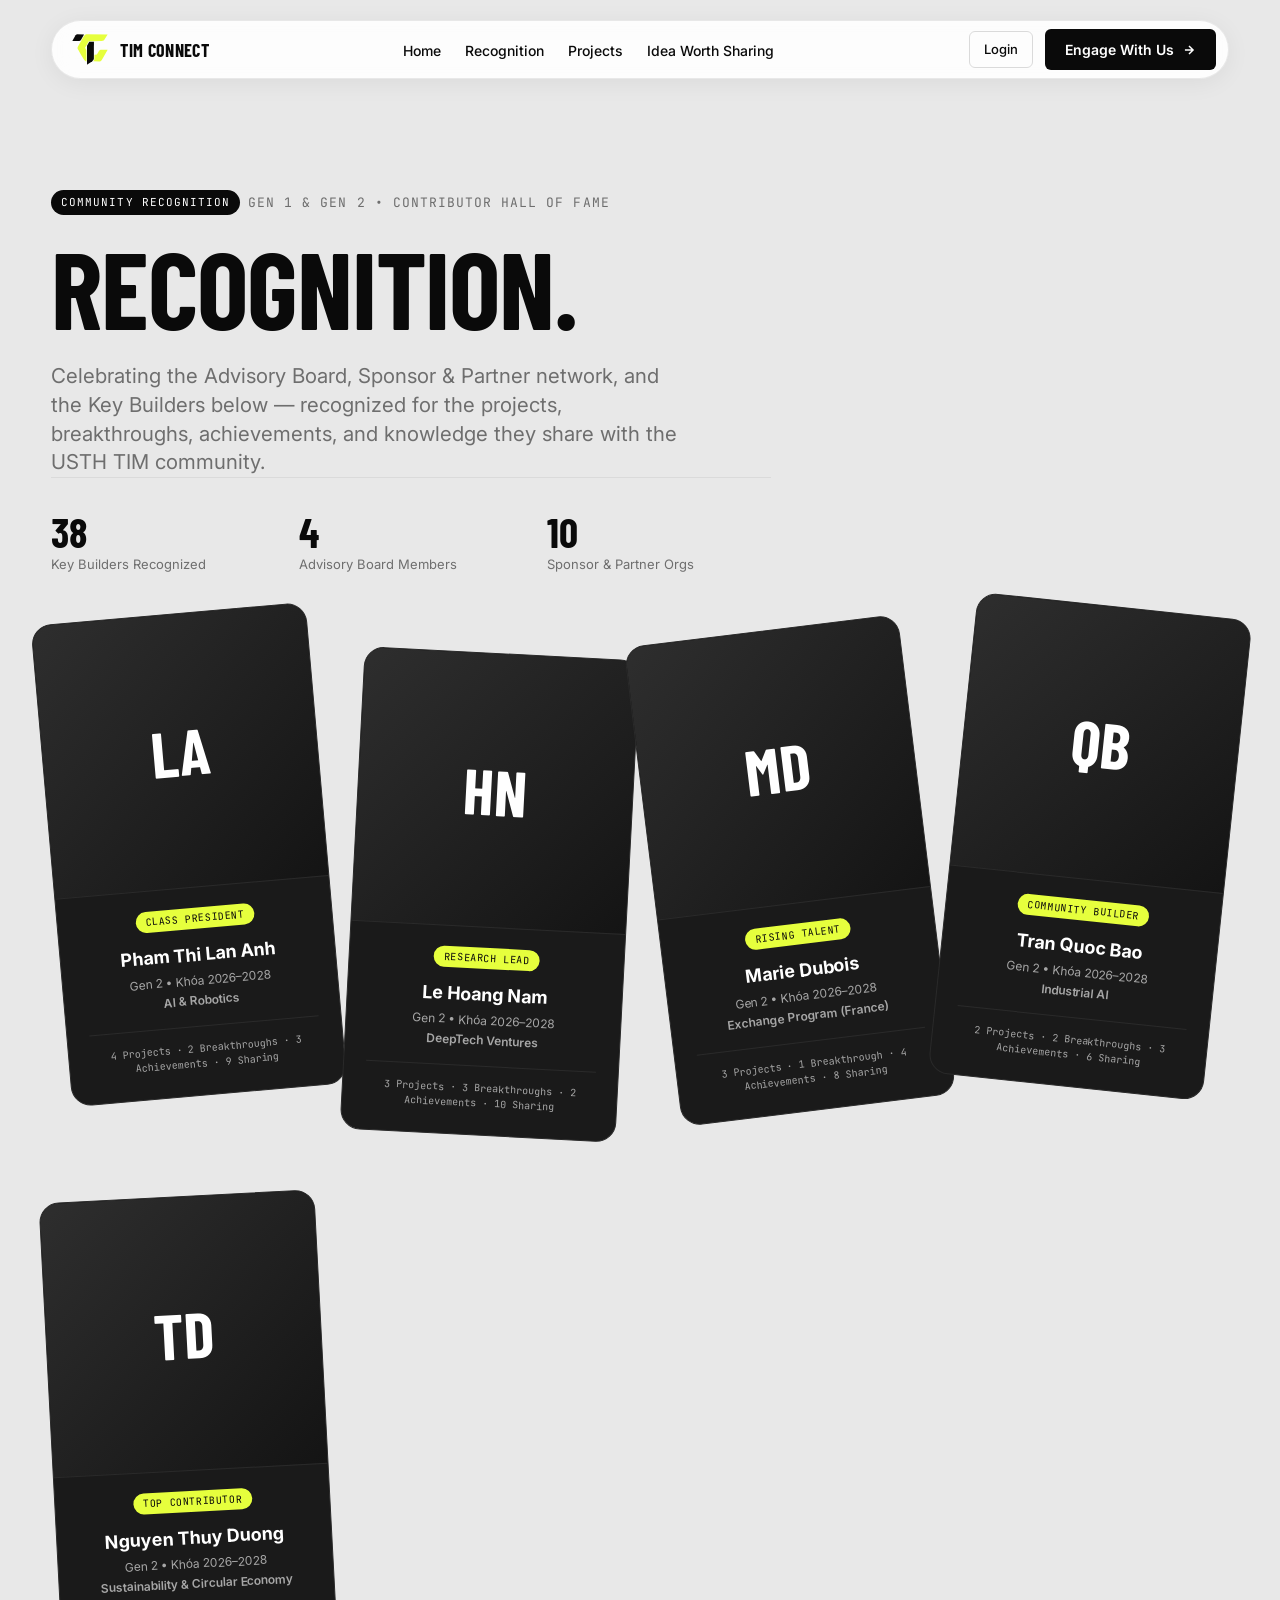
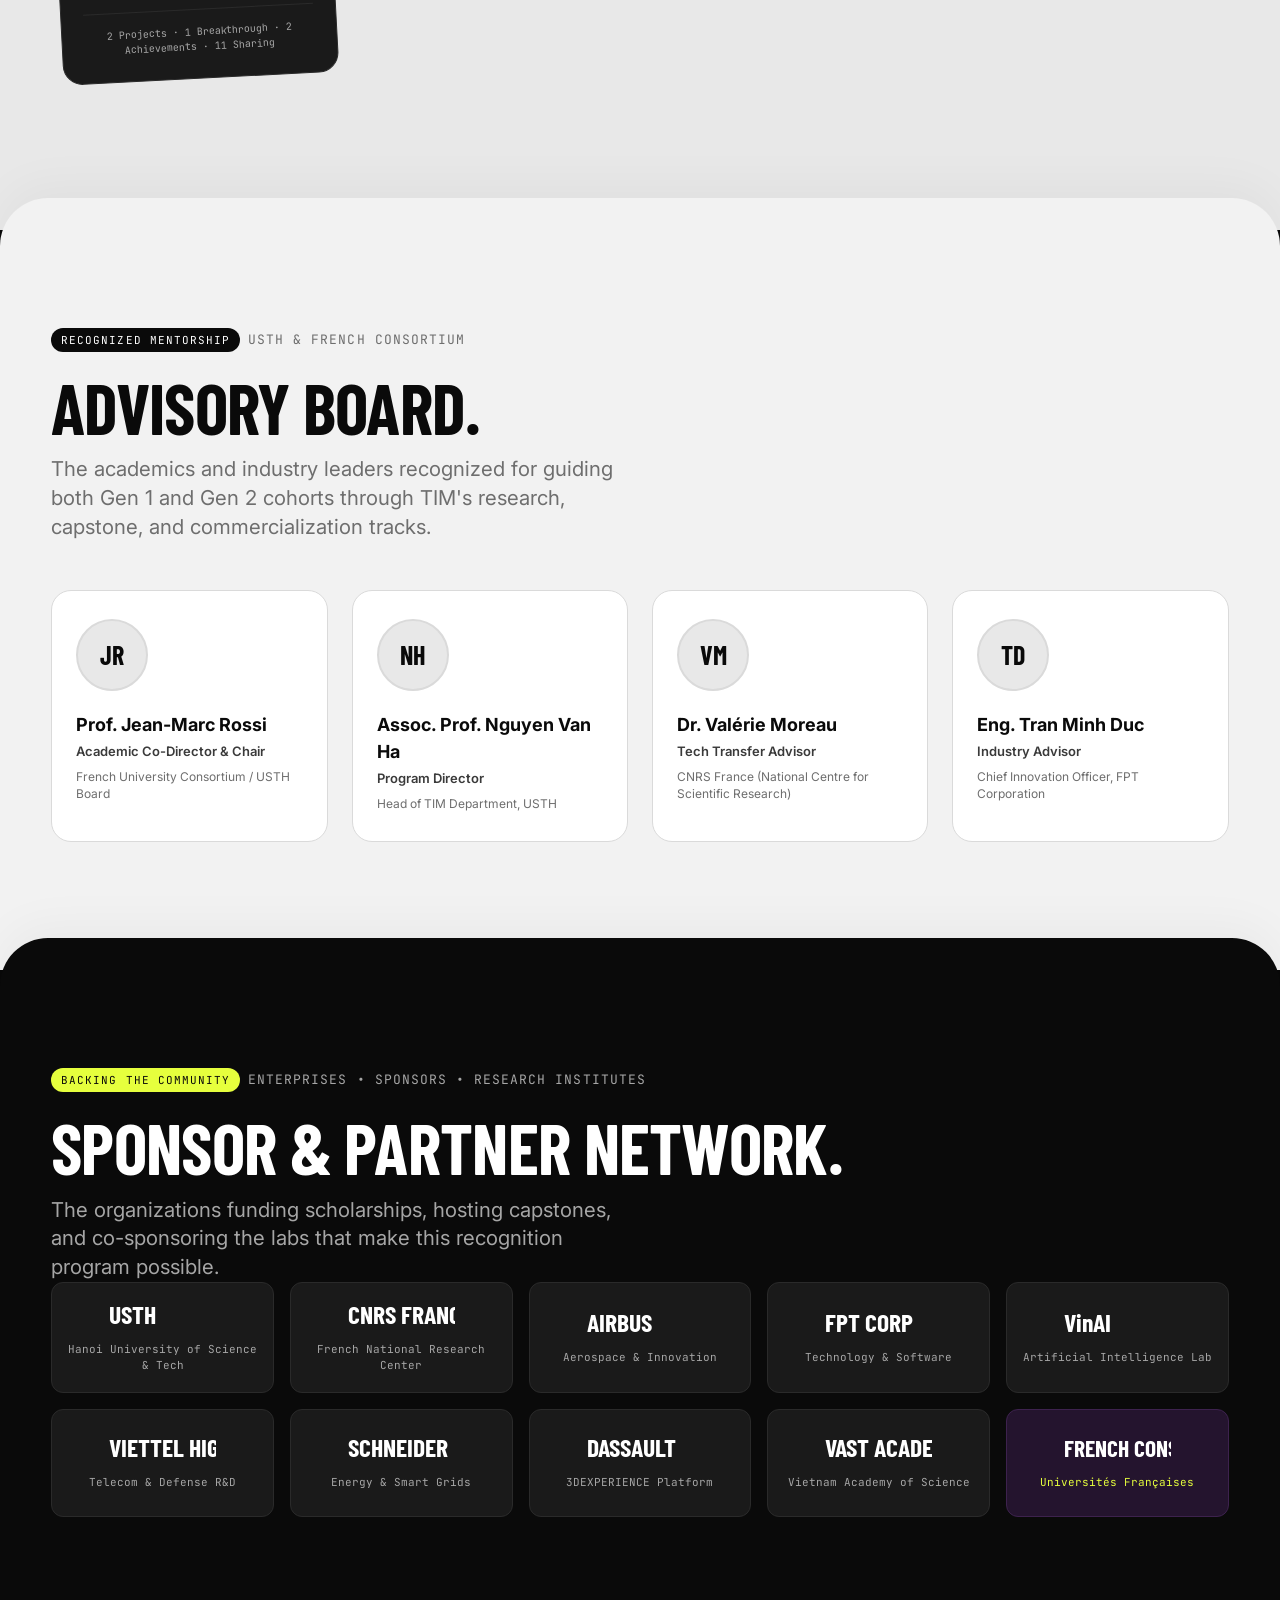
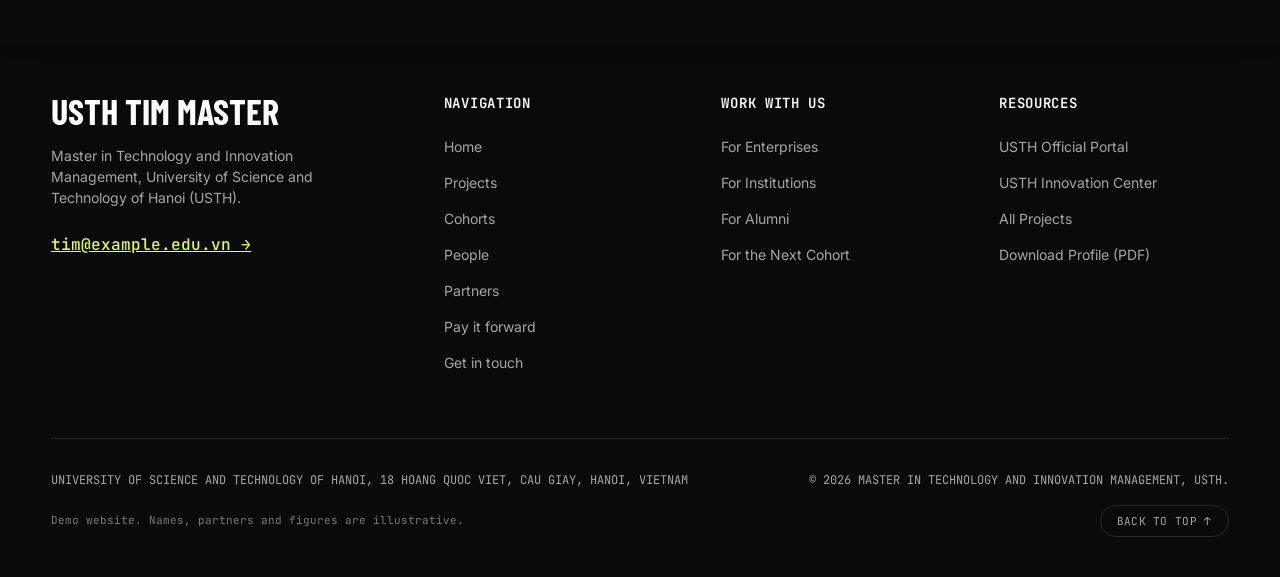
<file: recognition.html>
<!DOCTYPE html>
<html lang="en">
<head>
  <meta charset="UTF-8">
  <meta name="viewport" content="width=device-width, initial-scale=1.0">
  <title>Recognition & Key Builders | USTH TIM Master Program</title>
  <meta name="description" content="USTH TIM Recognition: the Key Builders, Advisory Board, and Sponsor & Partner network behind the Technology and Innovation Management program.">

  <!-- Fonts -->
  <link rel="preconnect" href="https://fonts.googleapis.com">
  <link rel="preconnect" href="https://fonts.gstatic.com" crossorigin>
  <link href="https://fonts.googleapis.com/css2?family=Barlow+Condensed:wght@700&family=Inter:wght@400;500;600;700&family=JetBrains+Mono:wght@400;500&display=swap" rel="stylesheet">

  <!-- Stylesheet -->
  <link rel="stylesheet" href="styles.css">
</head>
<body>

  <!-- Floating Navigation Header -->
  <header class="header-nav" id="mainHeader">
    <div class="nav-container">
      <a href="/" class="nav-brand">
        <img src="/tim-connect-logo.svg" alt="TIM Connect logo" class="nav-brand-logo">
        <div class="nav-brand-text">
          <span class="nav-brand-title">TIM CONNECT</span>
        </div>
      </a>

      <nav>
        <ul class="nav-links">
          <li><a href="/">Home</a></li>
          <li><a href="/recognition" style="color: var(--ink);">Recognition</a></li>
          <li><a href="/projects">Projects</a></li>
          <li><a href="/blog">Idea Worth Sharing</a></li>
        </ul>
      </nav>

      <div class="nav-right-actions" style="display: flex; align-items: center; gap: 12px;">
        <a href="/admin" class="btn-outlined nav-portal-btn" style="font-size: 13px; padding: 8px 14px;">
          <span>Login</span>
        </a>

        <a href="/#contact" class="btn-primary">
          <span>Engage With Us</span>
          <svg width="14" height="14" viewBox="0 0 24 24" fill="none" stroke="currentColor" stroke-width="2.5"><path d="M5 12h14M12 5l7 7-7 7"/></svg>
        </a>
      </div>

      <button class="nav-mobile-toggle" aria-label="Toggle Navigation">
        <span></span>
        <span></span>
        <span></span>
      </button>
    </div>
  </header>

  <main class="sheet-wrapper">

    <!-- ==========================================
         SECTION 1: RECOGNITION INTRO (Sheet Canvas)
         ========================================== -->
    <section class="sheet sheet-canvas" id="recognition-hero">
      <div class="container">
        <div class="section-meta">
          <span class="badge-tag">COMMUNITY RECOGNITION</span>
          <span>GEN 1 &amp; GEN 2 &bull; CONTRIBUTOR HALL OF FAME</span>
        </div>

        <h1 class="display-xl hero-title">RECOGNITION.</h1>

        <p class="lead-text" style="max-width: 640px;">
          Celebrating the Advisory Board, Sponsor &amp; Partner network, and the Key Builders below &mdash; recognized for the projects, breakthroughs, achievements, and knowledge they share with the USTH TIM community.
        </p>

        <div class="hero-stats-row" style="max-width: 720px; margin-bottom: 40px;">
          <div class="stat-item">
            <div class="stat-number">38</div>
            <div class="stat-label">Key Builders Recognized</div>
          </div>
          <div class="stat-item">
            <div class="stat-number">4</div>
            <div class="stat-label">Advisory Board Members</div>
          </div>
          <div class="stat-item">
            <div class="stat-number">10</div>
            <div class="stat-label">Sponsor &amp; Partner Orgs</div>
          </div>
        </div>

        <!-- Key Builders — 5 cards, scattered, not aligned -->
        <div class="builder-scatter">
          <div class="builder-card">
            <div class="builder-card-avatar"><span class="builder-card-avatar-initials">LA</span></div>
            <div class="builder-card-body">
              <span class="builder-card-title-badge">Class President</span>
              <h3 class="builder-card-name">Pham Thi Lan Anh</h3>
              <div class="builder-card-meta">Gen 2 &bull; Kh&oacute;a 2026&ndash;2028</div>
              <div class="builder-card-major">AI &amp; Robotics</div>
              <div class="builder-card-stats-line">4 Projects &middot; 2 Breakthroughs &middot; 3 Achievements &middot; 9 Sharing</div>
            </div>
          </div>

          <div class="builder-card">
            <div class="builder-card-avatar"><span class="builder-card-avatar-initials">HN</span></div>
            <div class="builder-card-body">
              <span class="builder-card-title-badge">Research Lead</span>
              <h3 class="builder-card-name">Le Hoang Nam</h3>
              <div class="builder-card-meta">Gen 2 &bull; Kh&oacute;a 2026&ndash;2028</div>
              <div class="builder-card-major">DeepTech Ventures</div>
              <div class="builder-card-stats-line">3 Projects &middot; 3 Breakthroughs &middot; 2 Achievements &middot; 10 Sharing</div>
            </div>
          </div>

          <div class="builder-card">
            <div class="builder-card-avatar"><span class="builder-card-avatar-initials">MD</span></div>
            <div class="builder-card-body">
              <span class="builder-card-title-badge">Rising Talent</span>
              <h3 class="builder-card-name">Marie Dubois</h3>
              <div class="builder-card-meta">Gen 2 &bull; Kh&oacute;a 2026&ndash;2028</div>
              <div class="builder-card-major">Exchange Program (France)</div>
              <div class="builder-card-stats-line">3 Projects &middot; 1 Breakthrough &middot; 4 Achievements &middot; 8 Sharing</div>
            </div>
          </div>

          <div class="builder-card">
            <div class="builder-card-avatar"><span class="builder-card-avatar-initials">QB</span></div>
            <div class="builder-card-body">
              <span class="builder-card-title-badge">Community Builder</span>
              <h3 class="builder-card-name">Tran Quoc Bao</h3>
              <div class="builder-card-meta">Gen 2 &bull; Kh&oacute;a 2026&ndash;2028</div>
              <div class="builder-card-major">Industrial AI</div>
              <div class="builder-card-stats-line">2 Projects &middot; 2 Breakthroughs &middot; 3 Achievements &middot; 6 Sharing</div>
            </div>
          </div>

          <div class="builder-card">
            <div class="builder-card-avatar"><span class="builder-card-avatar-initials">TD</span></div>
            <div class="builder-card-body">
              <span class="builder-card-title-badge">Top Contributor</span>
              <h3 class="builder-card-name">Nguyen Thuy Duong</h3>
              <div class="builder-card-meta">Gen 2 &bull; Kh&oacute;a 2026&ndash;2028</div>
              <div class="builder-card-major">Sustainability &amp; Circular Economy</div>
              <div class="builder-card-stats-line">2 Projects &middot; 1 Breakthrough &middot; 2 Achievements &middot; 11 Sharing</div>
            </div>
          </div>
        </div>
      </div>
    </section>

    <!-- ==========================================
         SECTION 3: ADVISORY BOARD (Canvas-Soft Sheet)
         ========================================== -->
    <section class="sheet sheet-canvas-soft" id="recognition-advisors">
      <div class="container">
        <div class="section-meta">
          <span class="badge-tag">RECOGNIZED MENTORSHIP</span>
          <span>USTH &amp; FRENCH CONSORTIUM</span>
        </div>

        <h2 class="display-l">ADVISORY BOARD.</h2>

        <p class="lead-text" style="margin-top: 16px;">
          The academics and industry leaders recognized for guiding both Gen 1 and Gen 2 cohorts through TIM's research, capstone, and commercialization tracks.
        </p>

        <div class="founders-grid">
          <div class="advisor-card">
            <div class="advisor-avatar-box">JR</div>
            <h3 class="advisor-name">Prof. Jean-Marc Rossi</h3>
            <div class="advisor-role">Academic Co-Director &amp; Chair</div>
            <div class="advisor-affil">French University Consortium / USTH Board</div>
          </div>

          <div class="advisor-card">
            <div class="advisor-avatar-box">NH</div>
            <h3 class="advisor-name">Assoc. Prof. Nguyen Van Ha</h3>
            <div class="advisor-role">Program Director</div>
            <div class="advisor-affil">Head of TIM Department, USTH</div>
          </div>

          <div class="advisor-card">
            <div class="advisor-avatar-box">VM</div>
            <h3 class="advisor-name">Dr. Val&eacute;rie Moreau</h3>
            <div class="advisor-role">Tech Transfer Advisor</div>
            <div class="advisor-affil">CNRS France (National Centre for Scientific Research)</div>
          </div>

          <div class="advisor-card">
            <div class="advisor-avatar-box">TD</div>
            <h3 class="advisor-name">Eng. Tran Minh Duc</h3>
            <div class="advisor-role">Industry Advisor</div>
            <div class="advisor-affil">Chief Innovation Officer, FPT Corporation</div>
          </div>
        </div>
      </div>
    </section>

    <!-- ==========================================
         SECTION 4: SPONSOR & PARTNER NETWORK (Dark Sheet)
         ========================================== -->
    <section class="sheet sheet-dark" id="recognition-partners">
      <div class="container">
        <div class="section-meta section-meta-dark">
          <span class="badge-tag badge-tag-signal">BACKING THE COMMUNITY</span>
          <span>ENTERPRISES &bull; SPONSORS &bull; RESEARCH INSTITUTES</span>
        </div>

        <h2 class="display-l">SPONSOR &amp; PARTNER NETWORK.</h2>

        <p class="lead-text lead-text-dark" style="margin-top: 16px;">
          The organizations funding scholarships, hosting capstones, and co-sponsoring the labs that make this recognition program possible.
        </p>

        <div class="logo-tiles-grid">
          <div class="logo-tile">
            <svg class="logo-tile-svg" viewBox="0 0 100 30" fill="currentColor">
              <text x="0" y="22" font-family="Barlow Condensed" font-weight="700" font-size="24">USTH</text>
            </svg>
            <div class="logo-tile-name">Hanoi University of Science &amp; Tech</div>
          </div>

          <div class="logo-tile">
            <svg class="logo-tile-svg" viewBox="0 0 100 30" fill="currentColor">
              <text x="0" y="22" font-family="Barlow Condensed" font-weight="700" font-size="24">CNRS FRANCE</text>
            </svg>
            <div class="logo-tile-name">French National Research Center</div>
          </div>

          <div class="logo-tile">
            <svg class="logo-tile-svg" viewBox="0 0 100 30" fill="currentColor">
              <text x="0" y="22" font-family="Barlow Condensed" font-weight="700" font-size="24">AIRBUS</text>
            </svg>
            <div class="logo-tile-name">Aerospace &amp; Innovation</div>
          </div>

          <div class="logo-tile">
            <svg class="logo-tile-svg" viewBox="0 0 100 30" fill="currentColor">
              <text x="0" y="22" font-family="Barlow Condensed" font-weight="700" font-size="24">FPT CORP</text>
            </svg>
            <div class="logo-tile-name">Technology &amp; Software</div>
          </div>

          <div class="logo-tile">
            <svg class="logo-tile-svg" viewBox="0 0 100 30" fill="currentColor">
              <text x="0" y="22" font-family="Barlow Condensed" font-weight="700" font-size="24">VinAI</text>
            </svg>
            <div class="logo-tile-name">Artificial Intelligence Lab</div>
          </div>

          <div class="logo-tile">
            <svg class="logo-tile-svg" viewBox="0 0 100 30" fill="currentColor">
              <text x="0" y="22" font-family="Barlow Condensed" font-weight="700" font-size="24">VIETTEL HIGH TECH</text>
            </svg>
            <div class="logo-tile-name">Telecom &amp; Defense R&amp;D</div>
          </div>

          <div class="logo-tile">
            <svg class="logo-tile-svg" viewBox="0 0 100 30" fill="currentColor">
              <text x="0" y="22" font-family="Barlow Condensed" font-weight="700" font-size="24">SCHNEIDER</text>
            </svg>
            <div class="logo-tile-name">Energy &amp; Smart Grids</div>
          </div>

          <div class="logo-tile">
            <svg class="logo-tile-svg" viewBox="0 0 100 30" fill="currentColor">
              <text x="0" y="22" font-family="Barlow Condensed" font-weight="700" font-size="24">DASSAULT</text>
            </svg>
            <div class="logo-tile-name">3DEXPERIENCE Platform</div>
          </div>

          <div class="logo-tile">
            <svg class="logo-tile-svg" viewBox="0 0 100 30" fill="currentColor">
              <text x="0" y="22" font-family="Barlow Condensed" font-weight="700" font-size="24">VAST ACADEMY</text>
            </svg>
            <div class="logo-tile-name">Vietnam Academy of Science</div>
          </div>

          <div class="logo-tile" style="background: #24142E; border-color: #3D224E;">
            <svg class="logo-tile-svg" viewBox="0 0 100 30" fill="#E6FF3D">
              <text x="0" y="22" font-family="Barlow Condensed" font-weight="700" font-size="22">FRENCH CONSORTIUM</text>
            </svg>
            <div class="logo-tile-name" style="color: var(--signal);">Universit&eacute;s Fran&ccedil;aises</div>
          </div>
        </div>
      </div>
    </section>

  </main>

  <!-- Footer -->
  <footer class="footer-sheet">
    <div class="container">
      <div class="footer-top">
        <div class="footer-brand-col">
          <div class="footer-logo-title">USTH TIM MASTER</div>
          <p style="color: var(--muted-on-ink); font-size: 14px; max-width: 320px; margin-bottom: 24px;">
            Master in Technology and Innovation Management, University of Science and Technology of Hanoi (USTH).
          </p>
          <a href="mailto:tim@example.edu.vn" class="footer-email-signal">tim@example.edu.vn &rarr;</a>
        </div>

        <div>
          <div class="footer-col-title">Navigation</div>
          <ul class="footer-col-links">
            <li><a href="/#hero" class="footer-scroll-link">Home</a></li>
            <li><a href="/#projects" class="footer-scroll-link">Projects</a></li>
            <li><a href="/#cohorts" class="footer-scroll-link">Cohorts</a></li>
            <li><a href="/#founders" class="footer-scroll-link">People</a></li>
            <li><a href="/#partners" class="footer-scroll-link">Partners</a></li>
            <li><a href="/#pay-it-forward" class="footer-scroll-link">Pay it forward</a></li>
            <li><a href="/#contact" class="footer-scroll-link">Get in touch</a></li>
          </ul>
        </div>

        <div>
          <div class="footer-col-title">Work With Us</div>
          <ul class="footer-col-links">
            <li><a href="/#collaboration" class="footer-scroll-link" data-tab="collabPanelEnterprises">For Enterprises</a></li>
            <li><a href="/#collaboration" class="footer-scroll-link" data-tab="collabPanelInstitutions">For Institutions</a></li>
            <li><a href="/#collaboration" class="footer-scroll-link" data-tab="collabPanelAlumni">For Alumni</a></li>
            <li><a href="/#collaboration" class="footer-scroll-link" data-tab="collabPanelCohort">For the Next Cohort</a></li>
          </ul>
        </div>

        <div>
          <div class="footer-col-title">Resources</div>
          <ul class="footer-col-links">
            <li><a href="https://usth.edu.vn" target="_blank" rel="noopener">USTH Official Portal</a></li>
            <li><a href="/#partners" class="footer-scroll-link">USTH Innovation Center</a></li>
            <li><a href="/projects">All Projects</a></li>
            <li><a href="#" class="download-profile-trigger">Download Profile (PDF)</a></li>
          </ul>
        </div>
      </div>

      <div class="footer-bottom-mono">
        <div>University of Science and Technology of Hanoi, 18 Hoang Quoc Viet, Cau Giay, Hanoi, Vietnam</div>
        <div>&copy; 2026 Master in Technology and Innovation Management, USTH.</div>
      </div>
      <div class="footer-disclaimer-row">
        <p class="footer-disclaimer">Demo website. Names, partners and figures are illustrative.</p>
        <button type="button" class="footer-to-top-btn" id="footerToTopBtn">Back to top &uarr;</button>
      </div>
    </div>
  </footer>

  <script src="script.js"></script>
</body>
</html>
</file>
<file: styles.css>
/* ==========================================
   USTH TIM - Technology & Innovation Management
   Design System adhering to DESIGN TIM.md
   ========================================== */

@import url('https://fonts.googleapis.com/css2?family=Barlow+Condensed:wght@700&family=Inter:wght@400;500;600;700&family=JetBrains+Mono:wght@400;500&display=swap');

:root {
  /* Colors */
  --canvas: #E8E8E8;
  --canvas-soft: #F2F2F2;
  --surface: #FFFFFF;
  --ink: #0A0A0A;
  --ink-raised: #1A1A1A;
  --ink-soft: #3A3A3A;
  --on-ink: #FFFFFF;
  --muted: #6E6E6E;
  --muted-on-ink: #A6A6A6;
  --hairline: #DADADA;
  --hairline-dark: #2A2A2A;
  --mint: #C9F5C4;
  --signal: #E6FF3D;

  /* 3D Render & Illustration Highlights */
  --render-magenta: #E04BD6;
  --render-orange: #FF7A2F;
  --render-cyan: #2EC5E8;
  --render-green: #5BE07A;

  /* Fonts */
  --font-display: 'Barlow Condensed', 'Archivo Narrow', 'Arial Narrow', sans-serif;
  --font-text: 'Inter', 'Helvetica Neue', Arial, sans-serif;
  --font-mono: 'JetBrains Mono', 'IBM Plex Mono', ui-monospace, monospace;

  /* Spacing & Radii */
  --radius-section: 48px;
  --radius-card: 20px;
  --radius-tile: 12px;
  --radius-button: 6px;
  --radius-pill: 999px;

  --max-width: 1280px;
  --gutter: clamp(20px, 4vw, 64px);
  --section-y: clamp(80px, 10vw, 140px);
}

/* Reset & Base */
*, *::before, *::after {
  box-sizing: border-box;
  margin: 0;
  padding: 0;
}

html {
  scroll-behavior: smooth;
  background-color: var(--ink);
  color: var(--ink);
  font-family: var(--font-text);
  font-size: 16px;
  line-height: 1.5;
  -webkit-font-smoothing: antialiased;
}

body {
  overflow-x: hidden;
  background-color: var(--ink);
}

a {
  color: inherit;
  text-decoration: none;
}

button {
  font-family: inherit;
  cursor: pointer;
  border: none;
  background: none;
}

img, svg {
  max-width: 100%;
  height: auto;
  display: block;
}

/* Typography Utility Classes */
.display-xl {
  font-family: var(--font-display);
  font-size: clamp(52px, 8.5vw, 120px);
  font-weight: 700;
  text-transform: uppercase;
  line-height: 0.88;
  letter-spacing: -0.01em;
}

.display-l {
  font-family: var(--font-display);
  font-size: clamp(40px, 5.5vw, 84px);
  font-weight: 700;
  text-transform: uppercase;
  line-height: 0.9;
  letter-spacing: -0.01em;
}

.display-m {
  font-family: var(--font-display);
  font-size: clamp(28px, 3.2vw, 44px);
  font-weight: 700;
  text-transform: uppercase;
  line-height: 0.92;
  letter-spacing: -0.01em;
}

.heading-soft {
  font-family: var(--font-text);
  font-size: clamp(22px, 2.2vw, 32px);
  font-weight: 500;
  line-height: 1.25;
}

.lead-text {
  font-size: clamp(17px, 1.6vw, 22px);
  line-height: 1.4;
  color: var(--muted);
  max-width: 580px;
}

.lead-text-dark {
  color: var(--muted-on-ink);
}

.mono-text {
  font-family: var(--font-mono);
  font-size: 13px;
  letter-spacing: 0.05em;
  text-transform: uppercase;
}

/* Floating Navigation Header */
.header-nav {
  position: fixed;
  top: 20px;
  left: 0;
  right: 0;
  z-index: 1000;
  padding: 0 var(--gutter);
  display: flex;
  justify-content: center;
  pointer-events: none;
}

.nav-container {
  pointer-events: auto;
  width: 100%;
  max-width: var(--max-width);
  display: flex;
  align-items: center;
  justify-content: space-between;
  background: rgba(255, 255, 255, 0.88);
  backdrop-filter: blur(12px);
  -webkit-backdrop-filter: blur(12px);
  border: 1px solid rgba(218, 218, 218, 0.6);
  padding: 8px 12px 8px 20px;
  border-radius: var(--radius-pill);
  box-shadow: 0 4px 24px rgba(0, 0, 0, 0.06);
  transition: all 0.3s ease;
}

.nav-brand {
  display: flex;
  align-items: center;
  gap: 12px;
  text-decoration: none;
}

.nav-brand-logo {
  width: 36px;
  height: 36px;
  object-fit: contain;
  flex-shrink: 0;
}

.nav-brand-text {
  display: flex;
  flex-direction: column;
}

.nav-brand-title {
  font-family: var(--font-display);
  font-size: 18px;
  font-weight: 700;
  letter-spacing: 0.02em;
  line-height: 1;
  color: var(--ink);
}

.nav-links {
  display: flex;
  align-items: center;
  gap: 24px;
  list-style: none;
}

.nav-links a {
  font-size: 14px;
  font-weight: 500;
  color: var(--ink);
  transition: color 0.2s ease;
}

.nav-links a:hover {
  color: var(--muted);
}

.btn-primary {
  display: inline-flex;
  align-items: center;
  justify-content: center;
  gap: 8px;
  background: var(--ink);
  color: var(--on-ink);
  padding: 10px 20px;
  border-radius: var(--radius-button);
  font-size: 14px;
  font-weight: 600;
  transition: transform 0.2s ease, background-color 0.2s ease;
}

.btn-primary:hover {
  transform: translateY(-1px);
  background: var(--ink-soft);
}

.btn-light {
  background: var(--surface);
  color: var(--ink);
}

.btn-light:hover {
  background: var(--canvas-soft);
}

.btn-outlined {
  border: 1px solid var(--hairline);
  background: transparent;
  color: var(--ink);
  padding: 8px 16px;
  border-radius: var(--radius-button);
  font-size: 14px;
  font-weight: 500;
  transition: all 0.2s ease;
}

.btn-outlined:hover {
  border-color: var(--ink);
  background: rgba(0, 0, 0, 0.03);
}

.btn-outlined-dark {
  border-color: var(--hairline-dark);
  color: var(--on-ink);
}

.btn-outlined-dark:hover {
  border-color: var(--surface);
  background: rgba(255, 255, 255, 0.05);
}

/* Mobile Nav Toggle */
.nav-mobile-toggle {
  display: none;
  width: 40px;
  height: 40px;
  flex-direction: column;
  align-items: center;
  justify-content: center;
  gap: 5px;
}

.nav-mobile-toggle span {
  width: 20px;
  height: 2px;
  background: var(--ink);
  transition: all 0.3s ease;
}

/* Stacked Sheet Layout Architecture */
.sheet-wrapper {
  display: flex;
  flex-direction: column;
  width: 100%;
  position: relative;
}

.sheet {
  width: 100%;
  position: relative;
  border-top-left-radius: var(--radius-section);
  border-top-right-radius: var(--radius-section);
  margin-top: -32px; /* Slight overlap effect */
  padding-top: var(--section-y);
  padding-bottom: var(--section-y);
  padding-left: var(--gutter);
  padding-right: var(--gutter);
  box-shadow: 0 -12px 48px rgba(0, 0, 0, 0.04);
}

.sheet:first-child {
  margin-top: 0;
  border-top-left-radius: 0;
  border-top-right-radius: 0;
  padding-top: calc(var(--section-y) + 60px);
}

/* Sheet Themes */
.sheet-canvas {
  background-color: var(--canvas);
  color: var(--ink);
}

.sheet-canvas-soft {
  background-color: var(--canvas-soft);
  color: var(--ink);
}

.sheet-surface {
  background-color: var(--surface);
  color: var(--ink);
}

.sheet-dark {
  background-color: var(--ink);
  color: var(--on-ink);
}

/* Inner Container */
.container {
  max-width: var(--max-width);
  margin: 0 auto;
  width: 100%;
}

/* Section Header */
.section-meta {
  display: inline-flex;
  align-items: center;
  flex-wrap: wrap;
  gap: 8px;
  margin-bottom: 24px;
  font-family: var(--font-mono);
  font-size: 13px;
  color: var(--muted);
  letter-spacing: 0.08em;
  text-transform: uppercase;
}

.section-meta-dark {
  color: var(--muted-on-ink);
}

.badge-tag {
  background: var(--ink);
  color: var(--on-ink);
  padding: 4px 10px;
  border-radius: var(--radius-pill);
  font-size: 11px;
  font-family: var(--font-mono);
  text-transform: uppercase;
}

.badge-tag-mint {
  background: var(--mint);
  color: var(--ink);
}

.badge-tag-signal {
  background: var(--signal);
  color: var(--ink);
}

.badge-tag-outline {
  background: transparent;
  border: 1px solid var(--hairline);
  color: var(--ink);
}

.badge-tag-gray {
  background: var(--canvas-soft);
  color: var(--ink);
}

.badge-tag-white {
  background: var(--on-ink);
  color: var(--ink);
}

/* ==========================================
   SECTION 1: HERO (Sheet Canvas)
   ========================================== */
.hero-grid {
  display: grid;
  grid-template-columns: 60% 1fr;
  gap: 48px;
  align-items: center;
}

.hero-content {
  display: flex;
  flex-direction: column;
}

.hero-title {
  margin-bottom: 28px;
  color: var(--ink);
}

.hero-lead {
  margin-bottom: 36px;
}

.hero-cta-row {
  display: flex;
  align-items: center;
  flex-wrap: wrap;
  gap: 12px;
  margin-bottom: 40px;
}

.hero-stats-row {
  display: grid;
  grid-template-columns: repeat(3, 1fr);
  gap: 24px;
  padding-top: 32px;
  border-top: 1px solid var(--hairline);
}

.stat-item {
  display: flex;
  flex-direction: column;
}

.stat-number {
  font-family: var(--font-display);
  font-size: 42px;
  font-weight: 700;
  line-height: 1;
  color: var(--ink);
  margin-bottom: 4px;
}

.stat-label {
  font-size: 13px;
  color: var(--muted);
  line-height: 1.3;
}

/* Hero 3D Graphic Container */
.hero-visual-wrapper {
  position: relative;
  width: 100%;
  height: 480px;
  display: flex;
  align-items: center;
  justify-content: center;
}

.hero-visual-card {
  width: 100%;
  height: 100%;
  background: #E8E8E8;
  position: relative;
}

/* Geometric 3D Artwork */
.hero-art-container {
  width: 100%;
  height: 100%;
  display: flex;
  align-items: center;
  justify-content: center;
  position: relative;
}

.hero-art-illustration {
  width: 100%;
  height: 100%;
  object-fit: contain;
}


/* ==========================================
   SECTION 2: COLLABORATION & PARTNERSHIP (Dark Sheet)
   ========================================== */
.collab-header {
  margin-bottom: 40px;
}

.collab-tabs-container {
  margin-top: 28px;
  margin-bottom: 40px;
}

.collab-tabs-wrapper {
  display: inline-flex;
  flex-wrap: wrap;
  gap: 8px;
  background: #1A1A1A;
  padding: 6px;
  border-radius: var(--radius-pill);
  border: 1px solid #333333;
}

.collab-tab-btn {
  padding: 10px 24px;
  border-radius: var(--radius-pill);
  font-size: 14px;
  font-weight: 600;
  color: #A6A6A6;
  background: transparent;
  border: none;
  cursor: pointer;
  transition: all 0.25s ease;
}

.collab-tab-btn:hover {
  color: #FFFFFF;
}

.collab-tab-btn.active {
  background: #FFFFFF !important;
  color: #0A0A0A !important;
  box-shadow: 0 4px 16px rgba(0,0,0,0.4);
}

.collab-grid {
  display: grid;
  grid-template-columns: repeat(3, 1fr);
  gap: 32px;
}

.capability-card {
  background: var(--ink-raised);
  border-radius: var(--radius-card);
  padding: 40px 32px;
  border: 1px solid var(--hairline-dark);
  display: flex;
  flex-direction: column;
  justify-content: space-between;
  transition: transform 0.3s ease, border-color 0.3s ease;
  min-height: 380px;
}

.capability-card:hover {
  transform: translateY(-4px);
  border-color: #333;
}

.capability-icon-box {
  width: 56px;
  height: 56px;
  border-radius: var(--radius-tile);
  background: var(--ink-soft);
  display: flex;
  align-items: center;
  justify-content: center;
  margin-bottom: 32px;
  color: var(--signal);
}

.capability-title {
  color: var(--on-ink);
  margin-bottom: 16px;
}

.capability-desc {
  font-size: 15px;
  color: var(--muted-on-ink);
  line-height: 1.5;
  margin-bottom: 16px;
}

.capability-desc:last-child {
  margin-bottom: 0;
}

.capability-meta {
  font-size: 13px;
  color: var(--muted-on-ink);
  line-height: 1.5;
  margin-bottom: 10px;
}

.capability-meta:last-child {
  margin-bottom: 0;
}

.capability-meta strong {
  color: var(--on-ink);
  font-weight: 600;
}

.capability-action {
  align-self: flex-start;
}


/* ==========================================
   SECTION 3: PROJECTS & ACHIEVEMENTS (White Surface Sheet)
   ========================================== */
.projects-header {
  display: flex;
  flex-direction: column;
  margin-bottom: 48px;
}

.projects-top-bar {
  display: flex;
  align-items: center;
  justify-content: space-between;
  flex-wrap: wrap;
  gap: 20px;
  margin-top: 16px;
}

.title-with-btn {
  display: flex;
  align-items: center;
  flex-wrap: wrap;
  gap: 24px;
}

.bookshelf-wrapper {
  width: 100%;
  position: relative;
  margin-top: 32px;
}

.bookshelf-carousel {
  display: flex;
  align-items: stretch;
  gap: clamp(8px, 1vw, 16px);
  height: clamp(440px, 48vw, 560px);
  border-bottom: 3px solid var(--ink);
  padding-bottom: 16px;
  width: 100%;
}

/* Bookshelf Spine & Expandable Card */
.spine-card {
  flex: 1 1 0;
  min-width: 56px;
  background: var(--surface);
  border: 1px solid var(--hairline);
  border-radius: var(--radius-card);
  overflow: hidden;
  position: relative;
  cursor: pointer;
  transition: flex-grow 0.4s cubic-bezier(0.16, 1, 0.3, 1), border-color 0.3s ease, box-shadow 0.3s ease;
  display: flex;
  flex-direction: column;
  box-shadow: -4px 0 16px rgba(0,0,0,0.08);
}

.spine-card:hover,
.spine-card.expanded {
  flex: 4 1 0;
  min-width: 380px;
  box-shadow: 0 16px 40px rgba(0,0,0,0.16);
  border-color: var(--ink);
}

/* Spine Cover (Collapsed State - Dark Cover Aesthetic) */
.spine-collapsed-view {
  width: 100%;
  height: 100%;
  display: flex;
  flex-direction: column;
  justify-content: space-between;
  align-items: center;
  padding: clamp(28px, 3vw, 40px) clamp(8px, 1vw, 14px) clamp(20px, 2.4vw, 32px);
  position: absolute;
  top: 0;
  left: 0;
  background: linear-gradient(135deg, #DFDFDF 0%, #E8E8E8 100%);
  color: var(--ink);
  z-index: 2;
  transition: opacity 0.3s ease;
  pointer-events: none;
  border-right: 1px solid var(--hairline);
  box-sizing: border-box;
}

.spine-card:hover .spine-collapsed-view,
.spine-card.expanded .spine-collapsed-view {
  opacity: 0;
  pointer-events: none;
}

.spine-num {
  font-family: var(--font-display);
  font-size: clamp(28px, 3vw, 44px);
  font-weight: 700;
  color: var(--ink);
  letter-spacing: 0.05em;
  flex-shrink: 0;
  line-height: 1;
}

.spine-title-vertical {
  font-family: var(--font-display);
  font-size: clamp(15px, 1.5vw, 22px);
  font-weight: 700;
  text-transform: uppercase;
  color: var(--ink);
  letter-spacing: 0.02em;
  writing-mode: vertical-rl;
  transform: rotate(180deg);
  line-height: 1.25;
  padding: 0;
  text-align: center;
  display: -webkit-box;
  -webkit-box-orient: vertical;
  -webkit-line-clamp: 2;
  overflow: hidden;
  text-overflow: ellipsis;
}

/* Spine Card Content (Revealed when Expanded) */
.spine-expanded-content {
  width: 100%;
  min-width: 380px;
  height: 100%;
  display: flex;
  flex-direction: column;
  opacity: 0;
  transition: opacity 0.35s ease 0.1s;
  pointer-events: none;
  box-sizing: border-box;
}

.spine-card:hover .spine-expanded-content,
.spine-card.expanded .spine-expanded-content {
  opacity: 1;
  pointer-events: auto;
}

/* Bottom Controls (Underneath Carousel) */
.carousel-bottom-controls {
  display: flex;
  align-items: center;
  justify-content: space-between;
  margin-top: 24px;
  flex-wrap: wrap;
  gap: 16px;
}

.bookshelf-hint {
  display: flex;
  align-items: center;
  gap: 20px;
  flex-wrap: wrap;
  row-gap: 8px;
}

.carousel-nav-btns {
  display: flex;
  gap: 8px;
  flex-shrink: 0;
}

.carousel-arrow-btn {
  width: 44px;
  height: 44px;
  border-radius: var(--radius-button);
  border: 1px solid var(--hairline);
  background: var(--surface);
  color: var(--ink);
  display: flex;
  align-items: center;
  justify-content: center;
  font-size: 18px;
  transition: all 0.2s ease;
}

.carousel-arrow-btn:hover {
  background: var(--ink);
  color: var(--on-ink);
  border-color: var(--ink);
}

.project-card:hover {
  transform: translateY(-4px);
  box-shadow: 0 16px 36px rgba(0,0,0,0.06);
}

.project-banner {
  width: 100%;
  height: 220px;
  position: relative;
  padding: 24px;
  display: flex;
  flex-direction: column;
  justify-content: space-between;
  box-sizing: border-box;
}

.project-banner-1 {
  background: linear-gradient(135deg, #1A1A1A 0%, #0A0A0A 100%);
  color: var(--on-ink);
}

.project-banner-2 {
  background: linear-gradient(135deg, #102A1C 0%, #061A10 100%);
  color: var(--on-ink);
}

.project-banner-3 {
  background: linear-gradient(135deg, #24142E 0%, #110817 100%);
  color: var(--on-ink);
}

.project-banner-4 {
  background: linear-gradient(135deg, #0D2235 0%, #05111B 100%);
  color: var(--on-ink);
}

.project-gen-pill {
  align-self: flex-start;
}

.project-banner-graphic {
  position: absolute;
  right: 20px;
  bottom: 20px;
  opacity: 0.15;
}

.project-body {
  width: 100%;
  padding: clamp(24px, 2.6vw, 40px);
  display: flex;
  flex-direction: column;
  flex-grow: 1;
  box-sizing: border-box;
}

.project-title {
  font-size: clamp(22px, 2vw, 32px);
  font-weight: 700;
  color: var(--ink);
  margin-bottom: 12px;
  line-height: 1.3;
  display: -webkit-box;
  -webkit-box-orient: vertical;
  -webkit-line-clamp: 3;
  overflow: hidden;
  text-overflow: ellipsis;
}

.project-desc {
  font-size: 15px;
  color: var(--muted);
  line-height: 1.5;
  margin-bottom: 24px;
}

.project-metrics-grid {
  display: grid;
  grid-template-columns: repeat(2, 1fr);
  gap: 16px;
  padding: 16px 0;
  border-top: 1px solid var(--hairline);
  border-bottom: 1px solid var(--hairline);
  margin-bottom: 24px;
}

.p-metric-val {
  font-family: var(--font-display);
  font-size: 24px;
  font-weight: 700;
  color: var(--ink);
}

.p-metric-lbl {
  font-size: 12px;
  color: var(--muted);
}

.project-footer {
  margin-top: auto;
  display: flex;
  align-items: center;
  justify-content: space-between;
  flex-wrap: wrap;
  gap: 12px 16px;
}

.partner-tag {
  font-family: var(--font-mono);
  font-size: 12px;
  color: var(--muted);
}


/* Featured Gen 1 vs Gen 2 Mint Banner */
.featured-mint-card {
  margin-top: 48px;
  background: var(--mint);
  border-radius: var(--radius-card);
  padding: 48px;
  display: grid;
  grid-template-columns: 1fr 1fr;
  gap: 40px;
  align-items: center;
}

.mint-content-title {
  color: var(--ink);
  margin-bottom: 16px;
}

.mint-content-text {
  font-size: 16px;
  color: var(--ink);
  margin-bottom: 28px;
  line-height: 1.5;
}


/* ==========================================
   SECTION 4: FOUNDERS & ADVISORS (Canvas Soft Sheet)
   ========================================== */
.founders-grid {
  display: grid;
  grid-template-columns: repeat(4, 1fr);
  gap: 24px;
  margin-top: 48px;
}

.advisor-card {
  background: var(--surface);
  border-radius: var(--radius-card);
  padding: 28px 24px;
  border: 1px solid var(--hairline);
  display: flex;
  flex-direction: column;
  transition: transform 0.2s ease;
}

.advisor-card:hover {
  transform: translateY(-4px);
}

.advisor-avatar-box {
  width: 72px;
  height: 72px;
  border-radius: 50%;
  background: var(--canvas);
  display: flex;
  align-items: center;
  justify-content: center;
  font-family: var(--font-display);
  font-size: 26px;
  font-weight: 700;
  color: var(--ink);
  margin-bottom: 20px;
  border: 2px solid var(--hairline);
}

.advisor-name {
  font-size: 18px;
  font-weight: 700;
  color: var(--ink);
  margin-bottom: 4px;
}

.advisor-role {
  font-size: 13px;
  font-weight: 600;
  color: var(--ink-soft);
  margin-bottom: 8px;
}

.advisor-affil {
  font-size: 12px;
  color: var(--muted);
  line-height: 1.4;
}


/* ==========================================
   SECTION 5: PAY IT FORWARD (Surface Sheet)
   ========================================== */
.messages-header {
  margin-bottom: 48px;
}

.messages-carousel {
  display: grid;
  grid-template-columns: repeat(3, 1fr);
  gap: 24px;
}

.quote-card {
  background: var(--canvas-soft);
  border-radius: var(--radius-card);
  padding: 32px;
  border: 1px solid var(--hairline);
  display: flex;
  flex-direction: column;
  justify-content: space-between;
}

.quote-icon {
  font-family: var(--font-display);
  font-size: 48px;
  line-height: 1;
  color: var(--muted);
  margin-bottom: 12px;
}

.quote-text {
  font-size: 16px;
  color: var(--ink);
  line-height: 1.5;
  font-style: italic;
  margin-bottom: 28px;
}

.quote-author {
  display: flex;
  align-items: center;
  gap: 12px;
  border-top: 1px solid var(--hairline);
  padding-top: 16px;
}

.author-avatar {
  width: 40px;
  height: 40px;
  border-radius: 50%;
  background: var(--ink);
  color: var(--on-ink);
  display: flex;
  align-items: center;
  justify-content: center;
  font-weight: 600;
  font-size: 14px;
}

.author-name {
  font-size: 14px;
  font-weight: 600;
  color: var(--ink);
}

.author-sub {
  font-size: 12px;
  color: var(--muted);
}

/* Pay it forward action interactive box */
.pay-forward-box {
  margin-top: 48px;
  background: var(--ink-raised);
  color: var(--on-ink);
  border-radius: var(--radius-card);
  padding: 40px;
  display: flex;
  align-items: center;
  justify-content: space-between;
  flex-wrap: wrap;
  gap: 24px;
}


/* ==========================================
   SECTION 6: ENGAGED INSTITUTIONS & PARTNERS (Dark Sheet)
   ========================================== */
.partners-header {
  margin-bottom: 48px;
}

.logo-tiles-grid {
  display: grid;
  grid-template-columns: repeat(5, 1fr);
  gap: 16px;
}

.logo-tile {
  background: var(--ink-raised);
  border-radius: var(--radius-tile);
  border: 1px solid var(--hairline-dark);
  min-height: 108px;
  display: flex;
  flex-direction: column;
  align-items: center;
  justify-content: center;
  padding: 18px 14px;
  gap: 8px;
  transition: all 0.2s ease;
}

.logo-tile:hover {
  border-color: #444;
  background: #222;
  transform: translateY(-2px);
}

.logo-tile-svg {
  height: 32px;
  width: auto;
  fill: var(--on-ink);
}

.logo-tile-title {
  font-family: var(--font-display);
  font-weight: 700;
  text-transform: uppercase;
  letter-spacing: -0.01em;
  line-height: 1.05;
  color: var(--on-ink);
  font-size: clamp(13px, 1.5vw, 17px);
  text-align: center;
  word-break: break-word;
}

.logo-tile-name {
  font-family: var(--font-mono);
  font-size: 11px;
  color: var(--muted-on-ink);
  text-align: center;
}


/* ==========================================
   SECTION 7: FREQUENTLY ASKED QUESTIONS (Surface Sheet)
   ========================================== */
.faq-grid {
  display: grid;
  grid-template-columns: 0.9fr 1.1fr;
  gap: 64px;
  align-items: start;
}

.faq-accordion {
  display: flex;
  flex-direction: column;
  gap: 16px;
}

.faq-item {
  border: 1px solid var(--hairline);
  border-radius: var(--radius-tile);
  overflow: hidden;
  transition: border-color 0.2s ease;
}

.faq-item.active {
  border-color: var(--ink);
}

.faq-question {
  width: 100%;
  padding: 20px 24px;
  text-align: left;
  display: flex;
  justify-content: space-between;
  align-items: center;
  gap: 16px;
}

.faq-question-main {
  display: flex;
  flex-direction: column;
  gap: 6px;
  text-align: left;
}

.faq-group-label {
  font-family: var(--font-mono);
  font-size: 11px;
  letter-spacing: 0.05em;
  text-transform: uppercase;
  color: var(--muted);
}

.faq-question-text {
  font-size: 17px;
  font-weight: 600;
  color: var(--ink);
}

.faq-icon {
  position: relative;
  width: 24px;
  height: 24px;
  border-radius: 50%;
  border: 1px solid var(--hairline);
  flex-shrink: 0;
  transition: background-color 0.2s ease, border-color 0.2s ease;
}

.faq-icon::before,
.faq-icon::after {
  content: '';
  position: absolute;
  top: 50%;
  left: 50%;
  background: var(--ink);
  transform: translate(-50%, -50%);
  transition: transform 0.2s ease, background-color 0.2s ease;
}

.faq-icon::before {
  width: 10px;
  height: 1.5px;
}

.faq-icon::after {
  width: 1.5px;
  height: 10px;
}

.faq-item.active .faq-icon {
  background: var(--ink);
  border-color: var(--ink);
}

.faq-item.active .faq-icon::before,
.faq-item.active .faq-icon::after {
  background: var(--on-ink);
}

.faq-item.active .faq-icon::after {
  transform: translate(-50%, -50%) scaleY(0);
}

.faq-answer {
  max-height: 0;
  overflow: hidden;
  transition: max-height 0.25s cubic-bezier(0.16, 1, 0.3, 1), padding 0.25s ease;
  padding: 0 24px;
  font-size: 15px;
  color: var(--muted);
  line-height: 1.6;
}

.faq-item.active .faq-answer {
  max-height: 300px;
  padding: 0 24px 20px 24px;
}

.faq-list-col {
  min-width: 0;
}

.faq-filter-row {
  display: flex;
  gap: 8px;
  margin-bottom: 20px;
  overflow-x: auto;
  padding-bottom: 2px;
  min-width: 0;
}

.faq-filter-row .category-tab {
  flex-shrink: 0;
}

.faq-contact-link {
  display: inline-flex;
  align-items: center;
  gap: 6px;
  margin-top: 20px;
  font-size: 14px;
  font-weight: 600;
  color: var(--ink);
  border-bottom: 1px solid var(--ink);
  padding-bottom: 2px;
  transition: opacity 0.2s ease;
}

.faq-contact-link:hover {
  opacity: 0.7;
}


/* ==========================================
   SECTION 8: CONTACT & CTA BAND (Canvas Soft Sheet)
   ========================================== */
.contact-container {
  display: grid;
  grid-template-columns: 1fr 1fr;
  gap: 48px;
}

.contact-info {
  display: flex;
  flex-direction: column;
}

.contact-form-card {
  background: var(--surface);
  border-radius: var(--radius-card);
  padding: 40px;
  border: 1px solid var(--hairline);
  box-shadow: 0 12px 32px rgba(0,0,0,0.04);
}

.form-group {
  margin-bottom: 20px;
  display: flex;
  flex-direction: column;
  gap: 8px;
}

.form-label {
  font-size: 13px;
  font-weight: 600;
  color: var(--ink);
  text-transform: uppercase;
  font-family: var(--font-mono);
  letter-spacing: 0.04em;
}

.form-input, .form-select, .form-textarea {
  width: 100%;
  padding: 12px 16px;
  border: 1px solid var(--hairline);
  border-radius: var(--radius-button);
  font-family: var(--font-text);
  font-size: 15px;
  color: var(--ink);
  background: var(--surface);
  transition: border-color 0.2s ease;
}

.form-input:focus, .form-select:focus, .form-textarea:focus {
  outline: none;
  border-color: var(--ink);
}

.form-input.invalid, .form-select.invalid, .form-textarea.invalid {
  border-color: #D93025;
}

.form-textarea {
  resize: vertical;
  min-height: 110px;
}

.form-error {
  display: none;
  font-size: 12px;
  color: #D93025;
}

.form-error.visible {
  display: block;
}

.interest-pills {
  display: flex;
  flex-wrap: wrap;
  gap: 8px;
}

.interest-pill {
  padding: 8px 16px;
  border: 1px solid var(--hairline);
  border-radius: var(--radius-pill);
  background: transparent;
  color: var(--ink);
  font-size: 13px;
  font-weight: 500;
  transition: all 0.2s ease;
}

.interest-pill:hover {
  border-color: var(--ink);
}

.interest-pill.active {
  background: var(--ink);
  border-color: var(--ink);
  color: var(--on-ink);
}

.form-success-state {
  display: none;
  padding: 32px;
  text-align: center;
  background: var(--mint);
  border-radius: var(--radius-tile);
  color: var(--ink);
}


/* Bottom CTA Band Tiles */
.cta-band {
  margin-top: 80px;
  display: grid;
  grid-template-columns: 1fr 1fr;
  border: 1px solid var(--hairline);
  border-radius: var(--radius-card);
  overflow: hidden;
  background: var(--surface);
}

.cta-tile {
  padding: 48px;
  display: flex;
  flex-direction: column;
  justify-content: space-between;
  min-height: 240px;
  position: relative;
  transition: background 0.2s ease;
}

.cta-tile:first-child {
  border-right: 1px solid var(--hairline);
}

.cta-tile:hover {
  background: var(--canvas-soft);
}

.cta-arrow {
  position: absolute;
  top: 40px;
  right: 40px;
  width: 44px;
  height: 44px;
  border: 1px solid var(--hairline);
  border-radius: var(--radius-button);
  display: flex;
  align-items: center;
  justify-content: center;
  font-size: 20px;
  color: var(--ink);
}


/* ==========================================
   FOOTER (Dark Section)
   ========================================== */
.footer-sheet {
  background: var(--ink);
  color: var(--on-ink);
  padding-top: 80px;
  padding-bottom: 40px;
  padding-left: var(--gutter);
  padding-right: var(--gutter);
  border-top-left-radius: var(--radius-section);
  border-top-right-radius: var(--radius-section);
  margin-top: -32px;
}

.footer-top {
  display: grid;
  grid-template-columns: 1.5fr repeat(3, 1fr);
  gap: 48px;
  padding-bottom: 64px;
  border-bottom: 1px solid var(--hairline-dark);
}

.footer-logo-title {
  font-family: var(--font-display);
  font-size: 36px;
  font-weight: 700;
  text-transform: uppercase;
  line-height: 1;
  margin-bottom: 16px;
}

.footer-email-signal {
  color: var(--signal);
  font-family: var(--font-mono);
  font-size: 16px;
  font-weight: 500;
  text-decoration: underline;

}

.footer-col-title {
  font-size: 14px;
  font-weight: 600;
  color: var(--on-ink);
  margin-bottom: 20px;
  text-transform: uppercase;
  font-family: var(--font-mono);
  letter-spacing: 0.05em;
}

.footer-col-links {
  list-style: none;
  display: flex;
  flex-direction: column;
  gap: 12px;
}

.footer-col-links a {
  font-size: 14px;
  color: var(--muted-on-ink);
  transition: color 0.2s ease;
}

.footer-col-links a:hover {
  color: var(--on-ink);
}

.footer-bottom-mono {
  padding-top: 32px;
  display: flex;
  justify-content: space-between;
  align-items: center;
  flex-wrap: wrap;
  gap: 16px;
  font-family: var(--font-mono);
  font-size: 12px;
  text-transform: uppercase;
  color: var(--muted-on-ink);
}

.footer-disclaimer-row {
  margin-top: 16px;
  display: flex;
  justify-content: space-between;
  align-items: center;
  flex-wrap: wrap;
  gap: 16px;
}

.footer-disclaimer {
  font-family: var(--font-mono);
  font-size: 11px;
  color: var(--muted-on-ink);
  opacity: 0.7;
}

.footer-to-top-btn {
  flex-shrink: 0;
  font-family: var(--font-mono);
  font-size: 11px;
  text-transform: uppercase;
  letter-spacing: 0.03em;
  color: var(--muted-on-ink);
  background: transparent;
  border: 1px solid var(--hairline-dark);
  border-radius: 999px;
  padding: 8px 16px;
  cursor: pointer;
  transition: color 0.2s ease, border-color 0.2s ease;
}

.footer-to-top-btn:hover {
  color: var(--on-ink);
  border-color: var(--on-ink);
}


/* Modal Backdrop for Project / Details */
.modal-backdrop {
  position: fixed;
  top: 0;
  left: 0;
  right: 0;
  bottom: 0;
  background: rgba(10, 10, 10, 0.75);
  backdrop-filter: blur(8px);
  z-index: 2000;
  display: none;
  align-items: center;
  justify-content: center;
  padding: 20px;
}

.modal-card {
  background: var(--surface);
  border-radius: var(--radius-card);
  max-width: 720px;
  width: 100%;
  max-height: 90vh;
  overflow-y: auto;
  padding: 40px;
  position: relative;
  box-shadow: 0 24px 64px rgba(0,0,0,0.3);
}

.modal-close-btn {
  position: absolute;
  top: 24px;
  right: 24px;
  width: 36px;
  height: 36px;
  border-radius: 50%;
  background: var(--canvas);
  display: flex;
  align-items: center;
  justify-content: center;
  font-size: 18px;
  color: var(--ink);
}


/* ==========================================
   RECOGNITION PAGE: KEY BUILDERS, SCATTERED
   Static layout, 6 cards spread out unevenly —
   deliberately not aligned to a neat grid
   ========================================== */
.builder-scatter {
  display: grid;
  grid-template-columns: repeat(auto-fit, minmax(220px, 1fr));
  gap: 56px 24px;
  margin-top: 40px;
  padding: 10px 0 56px;
}

.builder-card {
  --ty: 0px;
  --rot: 0deg;
  position: relative;
  background: var(--ink-raised);
  border: 1px solid var(--hairline-dark);
  border-radius: var(--radius-card);
  overflow: hidden;
  transform: translateY(var(--ty)) rotate(var(--rot));
  transition: transform 0.3s ease, border-color 0.3s ease;
}

.builder-card:hover {
  transform: translateY(var(--ty)) rotate(0deg) scale(1.04);
  border-color: #444;
  z-index: 2;
}

/* Deliberately irregular offsets — spread out, not aligned */
.builder-card:nth-child(6n+1) { --ty: -10px; --rot: -5deg; }
.builder-card:nth-child(6n+2) { --ty: 30px;  --rot: 3deg; }
.builder-card:nth-child(6n+3) { --ty: 6px;   --rot: -7deg; }
.builder-card:nth-child(6n+4) { --ty: -18px; --rot: 6deg; }
.builder-card:nth-child(6n+5) { --ty: 34px;  --rot: -3deg; }
.builder-card:nth-child(6n)   { --ty: 12px;  --rot: 8deg; }

/* Avatar placeholder — large, square, fills the card width */
.builder-card-avatar {
  width: 100%;
  aspect-ratio: 1 / 1;
  background: linear-gradient(135deg, #2E2E2E 0%, #141414 100%);
  border-bottom: 1px solid var(--hairline-dark);
  display: flex;
  align-items: center;
  justify-content: center;
}

.builder-card-avatar-initials {
  font-family: var(--font-display);
  font-size: 64px;
  font-weight: 700;
  color: var(--on-ink);
}

.builder-card-body {
  padding: 20px 22px 24px;
  display: flex;
  flex-direction: column;
  align-items: center;
  text-align: center;
}

.builder-card-title-badge {
  display: inline-block;
  font-family: var(--font-mono);
  font-size: 10px;
  letter-spacing: 0.06em;
  text-transform: uppercase;
  color: var(--ink);
  background: var(--signal);
  padding: 3px 10px;
  border-radius: var(--radius-pill);
  margin-bottom: 12px;
}

.builder-card-name {
  font-size: 18px;
  font-weight: 700;
  color: var(--on-ink);
  margin-bottom: 4px;
}

.builder-card-meta {
  font-size: 12px;
  color: var(--muted-on-ink);
  margin-bottom: 2px;
}

.builder-card-major {
  font-size: 12px;
  font-weight: 600;
  color: var(--muted-on-ink);
  margin-bottom: 16px;
}

/* Contribution stats are secondary info — small, compact, single line */
.builder-card-stats-line {
  font-family: var(--font-mono);
  font-size: 10px;
  color: var(--muted-on-ink);
  line-height: 1.5;
  padding-top: 14px;
  border-top: 1px solid var(--hairline-dark);
}

/* ==========================================
   BLOG PAGE: IDEA WORTH SHARING
   ========================================== */

/* Filter bar: category pills + search */
.ideas-filter-bar {
  display: flex;
  align-items: center;
  justify-content: space-between;
  flex-wrap: wrap;
  gap: 16px;
  margin-bottom: 40px;
}

.ideas-filter-tabs {
  display: flex;
  flex-wrap: wrap;
  gap: 8px;
}

.idea-search-input {
  flex: 0 1 280px;
  margin-bottom: 0;
}

/* Bento grid */
.ideas-bento-grid {
  display: grid;
  grid-template-columns: repeat(3, 1fr);
  grid-auto-flow: dense;
  align-items: start;
  gap: 24px;
}

.idea-card {
  position: relative;
  border-radius: var(--radius-card);
  padding: 28px;
  display: flex;
  flex-direction: column;
  color: inherit;
  transition: transform 0.2s ease, border-color 0.2s ease, box-shadow 0.2s ease;
}

.idea-card:hover {
  transform: translateY(-4px);
}

.idea-card > .badge-tag {
  align-self: flex-start;
}

.idea-card--feature .idea-feature-main > .badge-tag {
  align-self: flex-start;
}

/* Shared footer line: avatar | name | role • org | read time | arrow */
.idea-card-footer {
  display: flex;
  align-items: center;
  flex-wrap: wrap;
  gap: 6px 10px;
  margin-top: auto;
  padding-top: 16px;
  border-top: 1px solid var(--hairline);
  font-size: 12px;
  color: var(--muted);
}

.idea-card--dark .idea-card-footer {
  border-top-color: var(--hairline-dark);
  color: var(--muted-on-ink);
}

.idea-avatar {
  width: 32px;
  height: 32px;
  border-radius: 50%;
  background: var(--ink);
  color: var(--on-ink);
  display: flex;
  align-items: center;
  justify-content: center;
  font-size: 11px;
  font-weight: 700;
  flex-shrink: 0;
}

.idea-card--dark .idea-avatar {
  background: var(--on-ink);
  color: var(--ink);
}

.idea-author-name {
  font-size: 13px;
  font-weight: 600;
  color: var(--ink);
}

.idea-card--dark .idea-author-name {
  color: var(--on-ink);
}

.idea-read-time {
  margin-left: auto;
  white-space: nowrap;
}

.idea-card-go {
  color: var(--ink);
  transition: transform 0.2s ease;
  flex-shrink: 0;
}

.idea-card--dark .idea-card-go {
  color: var(--on-ink);
}

.idea-card:hover .idea-card-go {
  transform: translateX(4px);
}

/* Shared title / excerpt (Field Notes, Big Ideas, Toolkit, Show & Tell) */
.idea-card-title {
  font-size: 19px;
  font-weight: 700;
  color: var(--ink);
  line-height: 1.3;
  margin: 16px 0 10px;
}

.idea-card-excerpt {
  font-size: 14px;
  color: var(--muted);
  line-height: 1.55;
  margin-bottom: 20px;
  flex: 1;
  display: -webkit-box;
  -webkit-box-orient: vertical;
  -webkit-line-clamp: 3;
  overflow: hidden;
}

/* 1. Feature card (latest Big Ideas, full width) */
.idea-card--feature {
  grid-column: 1 / -1;
  background: var(--surface);
  border: 1px solid var(--hairline);
  display: grid;
  grid-template-columns: 1.5fr 1fr;
  gap: 40px;
  padding: 44px;
}

.idea-card--feature:hover {
  border-color: var(--ink);
  box-shadow: 0 20px 48px rgba(0, 0, 0, 0.08);
}

.idea-feature-main {
  display: flex;
  flex-direction: column;
}

.idea-feature-title {
  font-family: var(--font-display);
  font-size: clamp(26px, 2.8vw, 40px);
  font-weight: 700;
  text-transform: uppercase;
  line-height: 1;
  letter-spacing: -0.01em;
  color: var(--ink);
  margin: 16px 0 14px;
}

.idea-feature-excerpt {
  font-size: 16px;
  color: var(--muted);
  line-height: 1.55;
  margin-bottom: 24px;
}

.idea-feature-quote {
  background: var(--canvas-soft);
  border-radius: var(--radius-tile);
  padding: 32px 28px;
  display: flex;
  flex-direction: column;
  justify-content: center;
}

.idea-quote-mark {
  font-family: var(--font-display);
  font-size: 64px;
  line-height: 0.6;
  color: var(--hairline);
  display: block;
  margin-bottom: 8px;
}

.idea-quote-text {
  font-family: var(--font-display);
  font-size: clamp(19px, 1.8vw, 24px);
  font-weight: 700;
  line-height: 1.25;
  color: var(--ink);
}

/* 2. Field Notes: classic white card, 1 column */
.idea-card--fieldnotes {
  grid-column: span 1;
  background: var(--surface);
  border: 1px solid var(--hairline);
}

.idea-card--fieldnotes:hover {
  border-color: var(--ink);
  box-shadow: 0 16px 36px rgba(0, 0, 0, 0.06);
}

/* 3. Big Ideas (non-featured): 2 columns wide */
.idea-card--bigidea {
  grid-column: span 2;
  background: var(--surface);
  border: 1px solid var(--hairline);
}

.idea-card--bigidea:hover {
  border-color: var(--ink);
  box-shadow: 0 16px 36px rgba(0, 0, 0, 0.06);
}

.idea-card--bigidea .idea-card-title {
  font-family: var(--font-display);
  font-size: clamp(24px, 2.2vw, 32px);
  text-transform: uppercase;
  font-weight: 700;
  line-height: 1.08;
  letter-spacing: -0.01em;
}

.idea-card--bigidea .idea-card-excerpt {
  font-size: 15px;
  -webkit-line-clamp: 2;
}

/* 4. Toolkit: resource list + CTA, 1 column */
.idea-card--toolkit {
  grid-column: span 1;
  background: var(--surface);
  border: 1px solid var(--hairline);
}

.idea-card--toolkit:hover {
  border-color: var(--ink);
  box-shadow: 0 16px 36px rgba(0, 0, 0, 0.06);
}

.idea-card--toolkit .idea-card-excerpt,
.idea-card--showtell .idea-card-excerpt {
  -webkit-line-clamp: 2;
}

.idea-toolkit-list {
  list-style: none;
  display: flex;
  flex-direction: column;
  gap: 10px;
  margin: 0 0 20px;
  padding-top: 16px;
  border-top: 1px solid var(--hairline);
}

.idea-toolkit-list li {
  display: flex;
  align-items: center;
  gap: 10px;
  font-size: 13px;
  color: var(--ink);
}

.idea-toolkit-icon {
  flex-shrink: 0;
  color: var(--muted);
}

.idea-toolkit-name {
  flex: 1;
}

.idea-toolkit-format {
  font-family: var(--font-mono);
  font-size: 10px;
  color: var(--muted);
  border: 1px solid var(--hairline);
  border-radius: 4px;
  padding: 2px 6px;
  flex-shrink: 0;
}

.idea-toolkit-cta {
  align-self: flex-start;
  display: inline-flex;
  align-items: center;
  gap: 6px;
  margin-bottom: 20px;
}

/* 5. Reading List: mini bookshelf spines + book list, 1 column */
.idea-card--reading {
  grid-column: span 1;
  background: var(--surface);
  border: 1px solid var(--hairline);
}

.idea-card--reading:hover {
  border-color: var(--ink);
  box-shadow: 0 16px 36px rgba(0, 0, 0, 0.06);
}

.idea-reading-spines {
  display: flex;
  gap: 4px;
  height: 84px;
  margin-bottom: 20px;
}

.idea-reading-spine {
  flex: 1;
  border-radius: 4px 4px 0 0;
}

.idea-book-list {
  list-style: none;
  display: flex;
  flex-direction: column;
  gap: 8px;
  margin-bottom: 20px;
  font-size: 14px;
  color: var(--ink);
}

.idea-book-list li {
  padding-bottom: 8px;
  border-bottom: 1px solid var(--hairline);
}

.idea-book-list li:last-child {
  border-bottom: none;
  padding-bottom: 0;
}

/* 6. Show & Tell: isometric block visual, 1 column */
.idea-card--showtell {
  grid-column: span 1;
  background: var(--surface);
  border: 1px solid var(--hairline);
}

.idea-card--showtell:hover {
  border-color: var(--ink);
  box-shadow: 0 16px 36px rgba(0, 0, 0, 0.06);
}

.idea-showtell-visual {
  background: var(--canvas-soft);
  border-radius: var(--radius-tile);
  height: 140px;
  display: flex;
  align-items: center;
  justify-content: center;
  margin-bottom: 20px;
}

/* 7. Ask the Network: dark card, 1 column */
.idea-card--ask {
  grid-column: span 1;
  background: var(--ink-raised);
}

.idea-card--ask:hover {
  box-shadow: 0 16px 36px rgba(0, 0, 0, 0.3);
}

.idea-ask-question {
  font-size: 22px;
  font-weight: 700;
  line-height: 1.3;
  color: var(--on-ink);
  margin: 4px 0 20px;
}

.idea-ask-meta {
  display: flex;
  align-items: center;
  justify-content: space-between;
  flex-wrap: wrap;
  gap: 12px;
  margin-bottom: 20px;
  font-size: 13px;
  color: var(--muted-on-ink);
}

.ideas-related-grid {
  display: grid;
  grid-template-columns: repeat(2, 1fr);
  gap: 24px;
}

/* Idea detail page */
.idea-detail-byline {
  display: flex;
  align-items: center;
  gap: 12px;
  margin-top: 24px;
}

.idea-detail-byline .idea-read-time {
  margin-left: 16px;
}

.idea-body-text {
  max-width: 720px;
  margin: 0 auto;
}

.idea-body-text p {
  font-size: 17px;
  line-height: 1.75;
  color: var(--ink);
  margin-bottom: 20px;
}

.idea-body-text p:last-child {
  margin-bottom: 0;
}

.idea-answers-list {
  display: flex;
  flex-direction: column;
  gap: 24px;
  margin-top: 16px;
}

.idea-answer {
  display: flex;
  gap: 14px;
}

.idea-answer-text {
  font-size: 14px;
  color: var(--ink);
  line-height: 1.6;
}

/* ==========================================
   HOMEPAGE: COHORTS SECTION
   ========================================== */
.cohorts-grid {
  display: grid;
  grid-template-columns: repeat(2, 1fr);
  gap: 32px;
  margin-top: 48px;
}

.cohort-card {
  display: flex;
  flex-direction: column;
  background: var(--ink-raised);
  border: 1px solid var(--hairline-dark);
  border-radius: var(--radius-card);
  padding: 40px 36px;
  color: inherit;
  transition: transform 0.3s ease, border-color 0.3s ease;
}

.cohort-card:hover {
  transform: translateY(-4px);
  border-color: #444;
}

.cohort-card-upcoming {
  background: transparent;
  border: 1px dashed var(--hairline-dark);
}

.cohort-card-upcoming:hover {
  border-color: #555;
}

.cohort-card-top {
  display: flex;
  align-items: center;
  margin-bottom: 28px;
}

.cohort-status-badge {
  font-family: var(--font-mono);
  font-size: 11px;
  letter-spacing: 0.06em;
  text-transform: uppercase;
  padding: 4px 10px;
  border-radius: var(--radius-pill);
}

.cohort-status-active {
  background: var(--signal);
  color: var(--ink);
}

.cohort-status-upcoming {
  background: transparent;
  border: 1px solid var(--hairline-dark);
  color: var(--muted-on-ink);
}

.cohort-card-name {
  font-family: var(--font-display);
  font-size: clamp(32px, 3.6vw, 48px);
  font-weight: 700;
  text-transform: uppercase;
  line-height: 0.95;
  letter-spacing: -0.01em;
  color: var(--on-ink);
  margin-bottom: 8px;
}

.cohort-card-period {
  font-family: var(--font-mono);
  font-size: 13px;
  color: var(--muted-on-ink);
  margin-bottom: 20px;
}

.cohort-card-desc {
  font-size: 15px;
  color: var(--muted-on-ink);
  line-height: 1.5;
  margin-bottom: 24px;
}

.cohort-card-stats {
  font-family: var(--font-mono);
  font-size: 12px;
  color: var(--muted-on-ink);
  padding-top: 20px;
  margin-bottom: 28px;
  border-top: 1px solid var(--hairline-dark);
}

.cohort-card-cta {
  margin-top: auto;
  display: inline-flex;
  align-items: center;
  gap: 6px;
  font-size: 14px;
  font-weight: 600;
  color: var(--on-ink);
}

.cohort-card-cta .arrow {
  display: inline-block;
  transition: transform 0.25s ease;
}

.cohort-card:hover .cohort-card-cta .arrow {
  transform: translateX(4px);
}

/* ==========================================
   COHORT DETAIL TEMPLATE (/cohorts/*)
   ========================================== */
.cohort-breadcrumb {
  font-family: var(--font-mono);
  font-size: 12px;
  letter-spacing: 0.04em;
  text-transform: uppercase;
  color: var(--muted);
  margin-bottom: 24px;
}

.cohort-breadcrumb a {
  color: var(--muted);
  transition: color 0.2s ease;
}

.cohort-breadcrumb a:hover {
  color: var(--ink);
}

.cohort-breadcrumb span {
  margin: 0 6px;
}

.cohort-hero-centered {
  min-height: 72vh;
  display: flex;
  align-items: center;
}

.cohort-hero-container {
  text-align: center;
  display: flex;
  flex-direction: column;
  align-items: center;
  max-width: 640px;
  margin: 0 auto;
}

.cohort-hero-container .cohort-breadcrumb,
.cohort-hero-container .section-meta {
  justify-content: center;
}

.cohort-stats-row {
  display: grid;
  grid-template-columns: repeat(4, 1fr);
  gap: 24px;
  margin-top: 40px;
  padding-top: 32px;
  border-top: 1px solid var(--hairline);
}

.cohort-highlights-grid {
  display: grid;
  grid-template-columns: repeat(3, 1fr);
  gap: 24px;
}

.cohort-highlight-card {
  background: var(--canvas-soft);
  border: 1px solid var(--hairline);
  border-radius: var(--radius-card);
  padding: 32px;
  display: flex;
  flex-direction: column;
}

.cohort-highlight-meta {
  display: flex;
  align-items: center;
  justify-content: space-between;
  gap: 12px;
  margin-bottom: 16px;
}

.cohort-highlight-date {
  color: var(--muted);
}

.cohort-highlight-type {
  flex-shrink: 0;
}

.cohort-highlight-title {
  color: var(--ink);
  margin-bottom: 12px;
  font-size: clamp(22px, 2.2vw, 28px);
}

.cohort-highlight-desc {
  font-size: 14px;
  color: var(--muted);
  line-height: 1.55;
}

.cohort-highlight-link {
  display: inline-block;
  margin-top: auto;
  padding-top: 16px;
  font-size: 14px;
  font-weight: 600;
  color: var(--ink);
}

.cohort-highlight-link:hover {
  text-decoration: underline;
}

.cohort-sector-bar {
  display: flex;
  width: 100%;
  height: 32px;
  border-radius: var(--radius-button);
  overflow: hidden;
  margin-bottom: 24px;
}

.cohort-sector-segment {
  height: 100%;
}

.cohort-sector-legend {
  display: flex;
  flex-wrap: wrap;
  gap: 16px 28px;
}

.cohort-sector-legend-item {
  display: flex;
  align-items: center;
  gap: 8px;
  font-size: 13px;
  color: var(--ink);
}

.cohort-sector-swatch {
  width: 10px;
  height: 10px;
  border-radius: 2px;
  flex-shrink: 0;
}

.cohort-students-more {
  margin-top: 24px;
  font-size: 14px;
  color: var(--muted);
}

.cohort-cta-container {
  text-align: center;
  display: flex;
  flex-direction: column;
  align-items: center;
}

.cohort-pagination {
  display: flex;
  gap: 24px;
  margin-top: 16px;
  font-size: 14px;
  font-weight: 600;
}

.cohort-pagination a {
  color: var(--ink);
  transition: opacity 0.2s ease;
}

.cohort-pagination a:hover {
  opacity: 0.6;
}

.cohort-pagination-dark {
  margin-top: 32px;
}

.cohort-pagination-dark a {
  color: var(--on-ink);
}

/* ==========================================
   BOOKSHELF LEGEND (homepage + /projects)
   ========================================== */
.bookshelf-legend {
  display: flex;
  flex-wrap: wrap;
  gap: 6px 18px;
}

.bookshelf-legend-item {
  display: inline-flex;
  align-items: center;
  gap: 8px;
  font-family: var(--font-mono);
  font-size: 12px;
  color: var(--muted);
}

.bookshelf-legend-dot {
  width: 9px;
  height: 9px;
  border-radius: 50%;
  flex-shrink: 0;
}

/* ==========================================
   PROJECT TAGS: support type & co-created
   ========================================== */
.support-tag {
  display: inline-block;
  font-size: 12px;
  font-weight: 500;
  color: var(--ink);
  border: 1px solid var(--hairline);
  border-radius: var(--radius-pill);
  padding: 4px 10px;
  margin: 0 6px 6px 0;
}

.support-tag-cocreated {
  border-color: var(--ink);
  background: var(--ink);
  color: var(--on-ink);
  font-family: var(--font-mono);
  text-transform: uppercase;
  font-size: 10px;
  letter-spacing: 0.04em;
}

/* ==========================================
   STATUS BADGE
   ========================================== */
.status-badge {
  font-family: var(--font-mono);
  font-size: 10px;
  font-weight: 600;
  text-transform: uppercase;
  letter-spacing: 0.04em;
  padding: 4px 10px;
  border-radius: var(--radius-pill);
  white-space: nowrap;
}

.status-in-progress {
  border: 1px solid var(--hairline);
  color: var(--muted);
  background: transparent;
}

.status-piloting {
  background: var(--signal);
  color: var(--ink);
}

.status-completed {
  background: var(--ink);
  color: var(--on-ink);
}

/* ==========================================
   PROJECT INFO CARD (detail page)
   ========================================== */
.project-info-card {
  background: var(--surface);
  border: 1px solid var(--hairline);
  border-radius: var(--radius-card);
  padding: 28px;
  display: flex;
  flex-direction: column;
  gap: 18px;
}

.project-info-row {
  display: flex;
  flex-direction: column;
  gap: 4px;
  padding-bottom: 18px;
  border-bottom: 1px solid var(--hairline);
}

.project-info-row:last-child {
  border-bottom: none;
  padding-bottom: 0;
}

.project-info-label {
  font-family: var(--font-mono);
  font-size: 11px;
  text-transform: uppercase;
  letter-spacing: 0.05em;
  color: var(--muted);
}

.project-info-value {
  font-size: 15px;
  font-weight: 600;
  color: var(--ink);
}

/* ==========================================
   CATEGORY FILTER TABS (/projects)
   ========================================== */
.category-tab {
  display: inline-flex;
  align-items: center;
  gap: 8px;
  padding: 8px 16px;
  border: 1px solid var(--hairline);
  border-radius: var(--radius-pill);
  background: var(--surface);
  color: var(--ink);
  font-size: 13px;
  font-weight: 500;
  transition: all 0.2s ease;
}

.category-tab:hover {
  border-color: var(--ink);
}

.category-tab.active {
  background: var(--ink);
  border-color: var(--ink);
  color: var(--on-ink);
}

.category-tab-dot {
  width: 8px;
  height: 8px;
  border-radius: 50%;
  flex-shrink: 0;
}

/* ==========================================
   PROJECTS FILTER BAR (/projects, sticky)
   ========================================== */
.projects-filter-bar {
  position: sticky;
  top: 88px;
  z-index: 40;
  background: var(--surface);
  border: 1px solid var(--hairline);
  border-radius: var(--radius-card);
  padding: 20px 24px;
  margin-bottom: 40px;
}

.projects-filter-tabs {
  display: flex;
  flex-wrap: wrap;
  gap: 8px;
}

.projects-filter-desc {
  font-size: 13px;
  color: var(--muted);
  margin-top: 12px;
}

.projects-filter-row2 {
  display: flex;
  flex-wrap: wrap;
  gap: 12px;
  margin-top: 16px;
  padding-top: 16px;
  border-top: 1px solid var(--hairline);
}

.projects-filter-row2 .form-input {
  flex: 1 1 220px;
  margin-bottom: 0;
}

.projects-filter-row2 .form-select {
  flex: 0 1 170px;
  margin-bottom: 0;
}

/* ==========================================
   PROJECTS GRID (/projects)
   ========================================== */
.projects-grid {
  display: grid;
  grid-template-columns: repeat(3, 1fr);
  gap: 24px;
}

.project-card-v2 {
  background: var(--surface);
  border: 1px solid var(--hairline);
  border-left: 4px solid var(--hairline);
  border-radius: var(--radius-card);
  padding: 28px;
  display: flex;
  flex-direction: column;
  color: inherit;
  transition: transform 0.2s ease, box-shadow 0.2s ease;
}

.project-card-v2:hover {
  transform: translateY(-4px);
  box-shadow: 0 16px 36px rgba(0,0,0,0.06);
}

.project-card-v2-top {
  display: flex;
  align-items: center;
  justify-content: space-between;
  gap: 12px;
  margin-bottom: 16px;
}

.project-card-v2-category {
  color: var(--muted);
  font-size: 11px;
}

.project-card-v2-title {
  font-family: var(--font-display);
  font-size: 22px;
  font-weight: 700;
  text-transform: uppercase;
  line-height: 1.1;
  color: var(--ink);
  margin-bottom: 10px;
}

.project-card-v2-meta {
  font-size: 13px;
  color: var(--muted);
  margin-bottom: 14px;
}

.project-card-v2-outcome {
  font-size: 14px;
  color: var(--ink);
  line-height: 1.5;
  margin-bottom: 16px;
}

.project-card-v2-tags {
  margin-top: auto;
  padding-top: 4px;
}

.project-card-v2-footer {
  display: flex;
  align-items: center;
  justify-content: space-between;
  margin-top: 16px;
  padding-top: 16px;
  border-top: 1px solid var(--hairline);
  font-size: 12px;
  color: var(--muted);
}

.project-card-v2-arrow {
  color: var(--ink);
  transition: transform 0.2s ease;
}

.project-card-v2:hover .project-card-v2-arrow {
  transform: translateX(4px);
}

.project-fund-tile {
  grid-column: 1 / -1;
  background: var(--ink-raised);
  color: var(--on-ink);
  border-radius: var(--radius-card);
  padding: 40px;
  display: flex;
  align-items: center;
  justify-content: space-between;
  flex-wrap: wrap;
  gap: 24px;
}

.projects-empty-state {
  display: none;
  grid-column: 1 / -1;
  text-align: center;
  padding: 64px 24px;
  background: var(--canvas-soft);
  border-radius: var(--radius-card);
}

.projects-empty-state p {
  font-size: 16px;
  color: var(--muted);
  margin-bottom: 20px;
}

/* Responsive Styles */
@media (max-width: 1024px) {
  .hero-grid {
    grid-template-columns: 1fr;
    gap: 40px;
  }
  .collab-grid {
    grid-template-columns: 1fr;
  }
  .projects-grid {
    grid-template-columns: repeat(2, 1fr);
  }
  .founders-grid {
    grid-template-columns: repeat(2, 1fr);
  }
  .messages-carousel {
    grid-template-columns: 1fr;
  }
  .logo-tiles-grid {
    grid-template-columns: repeat(3, 1fr);
  }
  .featured-mint-card {
    grid-template-columns: 1fr;
  }
  .contact-container {
    grid-template-columns: 1fr;
  }
  .faq-grid {
    grid-template-columns: 1fr;
  }
  .footer-top {
    grid-template-columns: repeat(3, 1fr);
    row-gap: 40px;
  }
  .footer-brand-col {
    grid-column: 1 / -1;
  }
  .builder-scatter {
    gap: 48px 20px;
  }
  .ideas-bento-grid {
    grid-template-columns: repeat(2, 1fr);
  }
  .idea-card--feature {
    grid-column: 1 / -1;
  }
  .idea-card--bigidea {
    grid-column: span 2;
  }
  .cohort-stats-row {
    grid-template-columns: repeat(2, 1fr);
  }

  /* Bookshelf: still 1 open card + 5 spines in a row, narrower proportions */
  .spine-card:hover,
  .spine-card.expanded {
    flex: 3 1 0;
    min-width: 320px;
  }
  .spine-card {
    min-width: 48px;
  }
  .spine-expanded-content {
    min-width: 320px;
  }
  .spine-title-vertical {
    -webkit-line-clamp: 1;
  }
}

@media (max-width: 768px) {
  .nav-links, .nav-container .btn-primary {
    display: none;
  }
  .nav-mobile-toggle {
    display: flex;
  }
  .cta-band {
    grid-template-columns: 1fr;
  }
  .cta-tile:first-child {
    border-right: none;
    border-bottom: 1px solid var(--hairline);
  }
  .logo-tiles-grid {
    grid-template-columns: repeat(2, 1fr);
  }
  .founders-grid {
    grid-template-columns: 1fr;
  }
  .footer-top {
    grid-template-columns: 1fr;
  }
  .footer-bottom-mono {
    flex-direction: column;
    align-items: flex-start;
  }
  .footer-disclaimer-row {
    flex-direction: column;
    align-items: flex-start;
    gap: 12px;
  }
  .builder-scatter {
    grid-template-columns: repeat(2, 1fr);
    gap: 40px 16px;
  }
  .builder-card-avatar-initials {
    font-size: 48px;
  }
  .ideas-bento-grid {
    grid-template-columns: 1fr;
  }
  .idea-card--feature {
    grid-template-columns: 1fr;
    padding: 28px;
    gap: 24px;
  }
  .idea-card--bigidea {
    grid-column: span 1;
  }
  .idea-detail-byline {
    flex-wrap: wrap;
  }
  .ideas-related-grid {
    grid-template-columns: 1fr;
  }
  .cohorts-grid {
    grid-template-columns: 1fr;
  }
  .projects-grid {
    grid-template-columns: 1fr;
  }
  .project-fund-tile {
    flex-direction: column;
    align-items: flex-start;
  }
  .projects-filter-bar {
    position: static;
  }
  .projects-filter-row2 .form-input,
  .projects-filter-row2 .form-select {
    flex: 1 1 100%;
  }
  .cohort-highlights-grid {
    grid-template-columns: 1fr;
  }
  .cohort-hero-centered {
    min-height: 0;
  }
}

/* Below 768px only — the 768-1023px tier above still keeps the
   bookshelf as 1 open card + 5 spines in a row. */
@media (max-width: 767px) {
  /* Bookshelf -> vertical accordion */
  .bookshelf-carousel {
    flex-direction: column;
    height: auto;
    border-bottom: none;
    padding-bottom: 0;
  }

  .spine-card,
  .spine-card:hover,
  .spine-card.expanded {
    flex: none;
    width: 100%;
    min-width: 0;
    height: auto;
  }

  .spine-collapsed-view {
    position: relative;
    top: auto;
    left: auto;
    width: 100%;
    height: auto;
    flex-direction: row;
    justify-content: flex-start;
    align-items: center;
    gap: 16px;
    padding: 16px 20px;
    border-right: none;
    border-bottom: 1px solid var(--hairline);
    opacity: 1;
  }

  .spine-card.expanded .spine-collapsed-view {
    display: none;
  }

  .spine-num {
    font-size: 20px;
    order: -1;
  }

  .spine-title-vertical {
    writing-mode: horizontal-tb;
    transform: none;
    text-align: left;
    -webkit-line-clamp: 1;
    flex: 1;
    min-width: 0;
  }

  .spine-expanded-content {
    display: none;
    width: 100%;
    min-width: 0;
    height: auto;
    opacity: 1;
    pointer-events: auto;
    transition: none;
  }

  .spine-card.expanded .spine-expanded-content {
    display: flex;
  }

  .bookshelf-legend {
    width: 100%;
    gap: 8px 16px;
  }

  .bookshelf-legend-item {
    flex: 0 0 calc(50% - 8px);
  }

  .carousel-nav-btns {
    display: none;
  }
}

/* ==========================================
   ADMIN "GOTCHA" PAGE (/admin)
   ========================================== */
.admin-gotcha-page {
  background: var(--canvas);
  color: var(--ink);
  min-height: 100vh;
  display: flex;
  align-items: center;
  justify-content: center;
  padding: 120px var(--gutter);
  position: relative;
  overflow-x: hidden;
}

.admin-gotcha-back {
  position: fixed;
  top: 24px;
  left: var(--gutter);
  font-family: var(--font-mono);
  font-size: 13px;
  color: var(--muted);
  z-index: 10;
  transition: color 0.2s ease;
}

.admin-gotcha-back:hover {
  color: var(--ink);
}

.admin-gotcha-content {
  max-width: 1200px;
  margin: 0 auto;
  width: 100%;
  display: flex;
  flex-direction: column;
  align-items: center;
  text-align: center;
}

.admin-gotcha-title {
  font-family: var(--font-display);
  font-size: clamp(32px, 7.4vw, 108px);
  font-weight: 700;
  text-transform: uppercase;
  line-height: 0.95;
  letter-spacing: -0.01em;
  color: var(--ink);
  margin: 24px 0 28px;
  white-space: nowrap;
}

@media (max-width: 768px) {
  .admin-gotcha-title {
    white-space: normal;
  }
}

.admin-gotcha-desc {
  font-size: clamp(16px, 1.4vw, 19px);
  line-height: 1.55;
  color: var(--muted);
  max-width: 760px;
  margin-bottom: 28px;
}

.admin-gotcha-requirement {
  white-space: normal;
  max-width: 90%;
  margin-bottom: 32px;
}

.admin-gotcha-cta {
  display: inline-flex;
  align-items: center;
  gap: 10px;
  background: var(--signal);
  color: var(--ink);
  font-size: 17px;
  font-weight: 700;
  padding: 16px 28px;
  border-radius: var(--radius-button);
  transition: transform 0.2s ease;
}

.admin-gotcha-cta:hover {
  transform: translateY(-2px);
}

.admin-gotcha-note {
  font-size: 13px;
  color: var(--muted);
  margin-top: 16px;
  max-width: 440px;
}

.admin-delete-btn {
  margin-top: 28px;
}

.admin-delete-btn.shake {
  animation: admin-delete-shake 0.4s ease;
}

@keyframes admin-delete-shake {
  0%, 100% { transform: translateX(0); }
  20% { transform: translateX(-4px); }
  40% { transform: translateX(4px); }
  60% { transform: translateX(-3px); }
  80% { transform: translateX(3px); }
}

@media (max-width: 768px) {
  .admin-gotcha-page {
    padding: 100px var(--gutter);
  }
}
</file>
